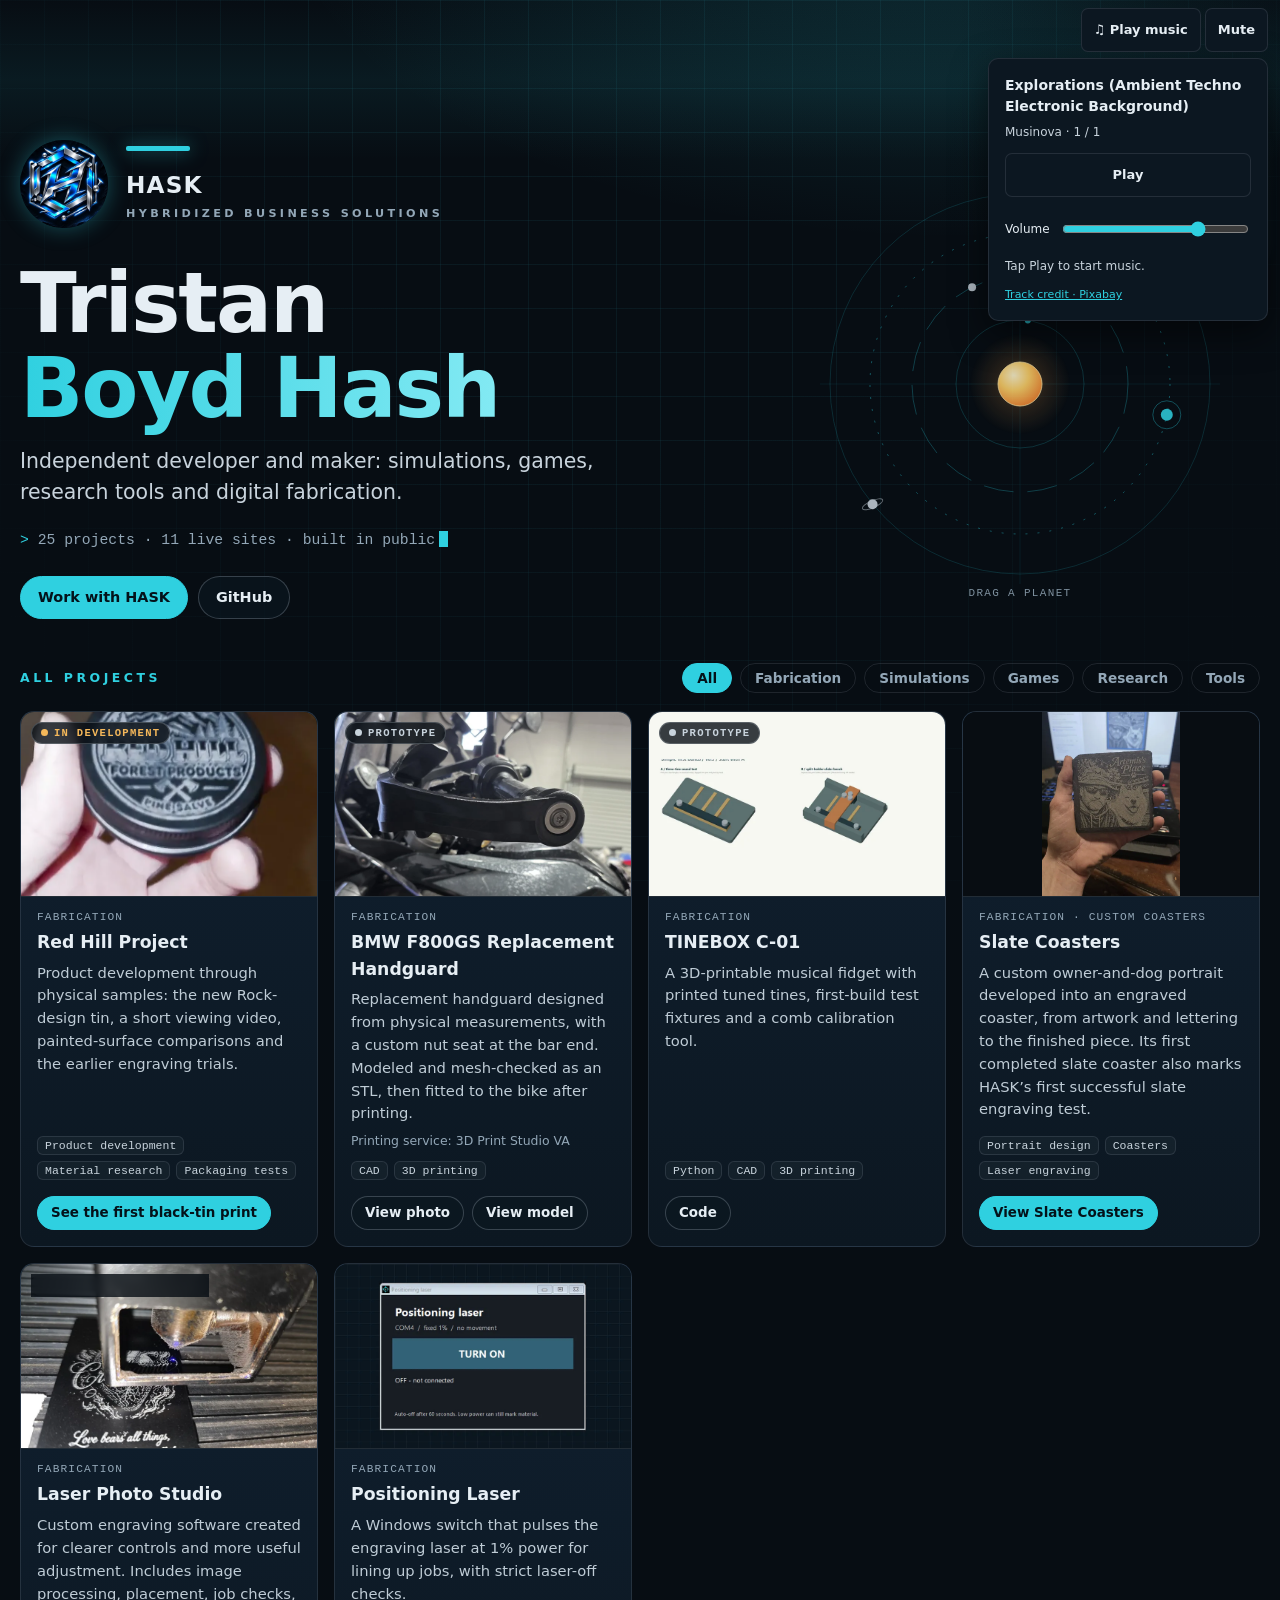
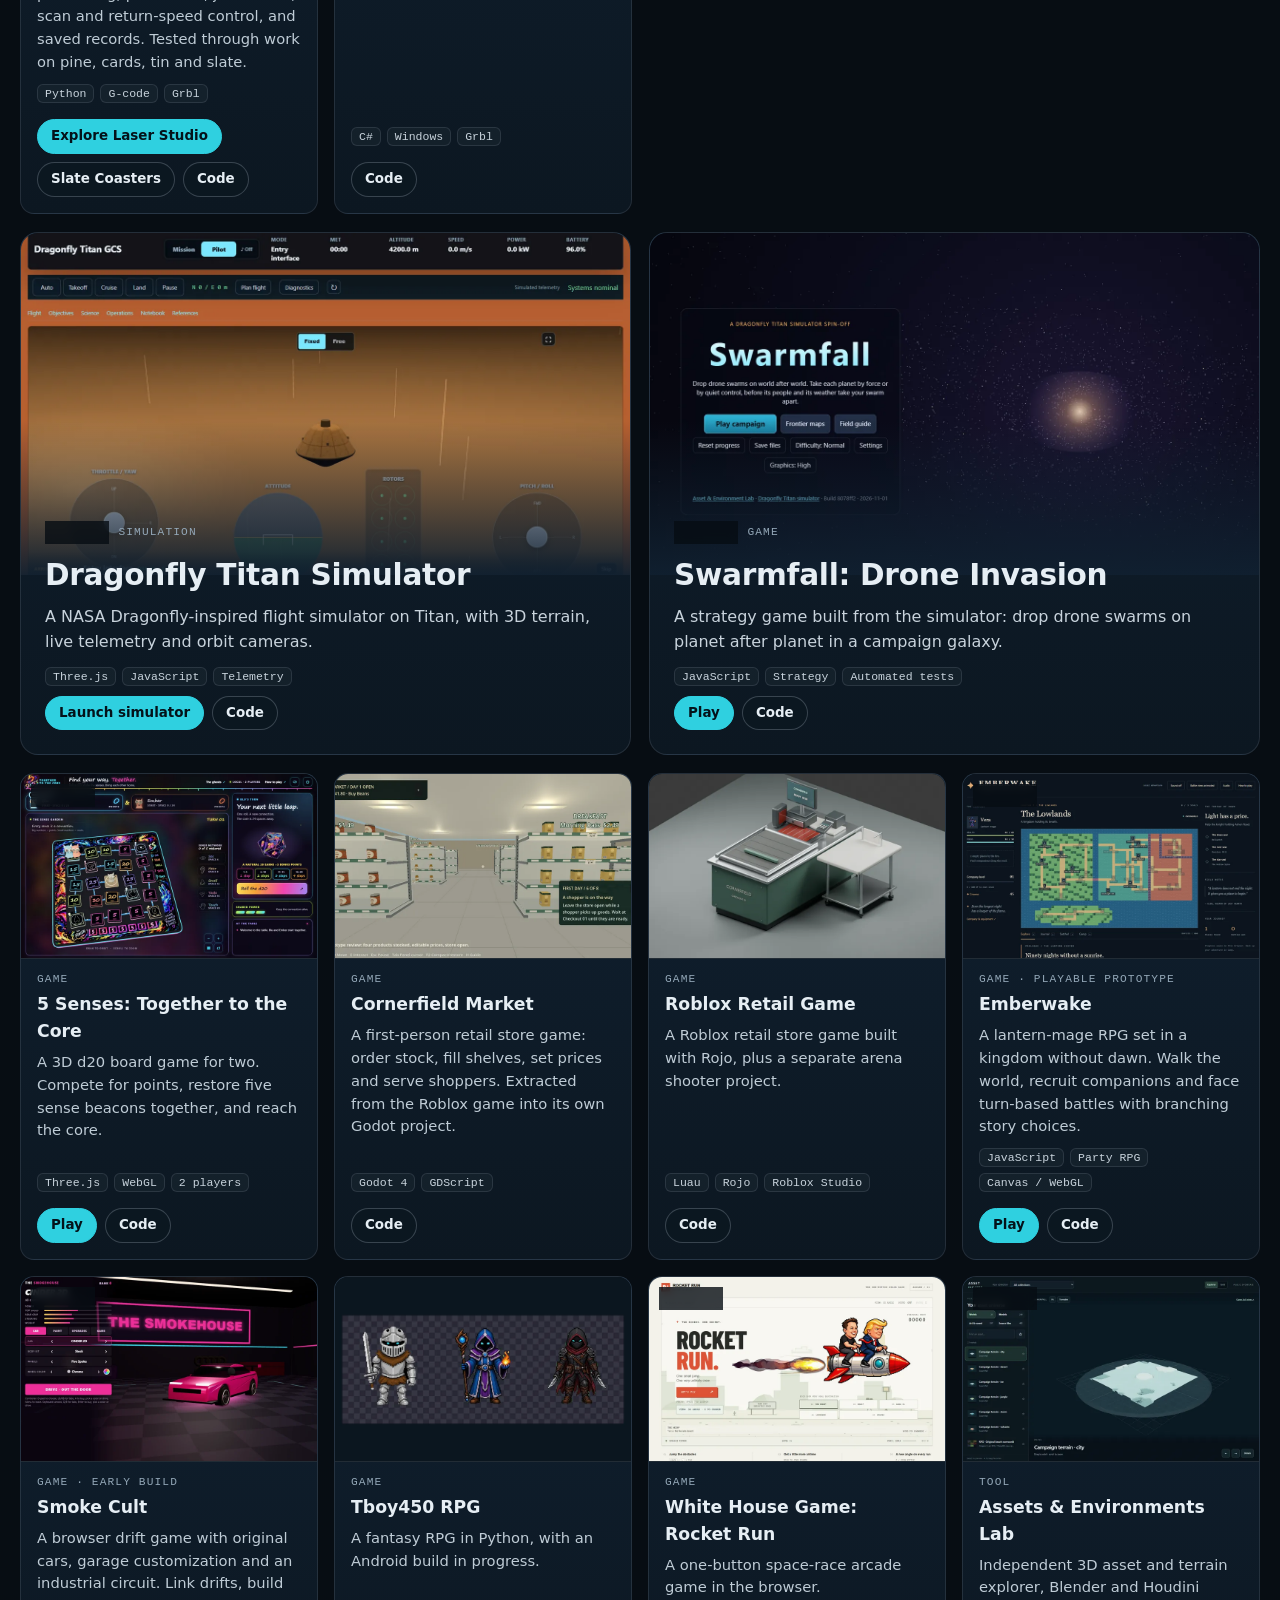
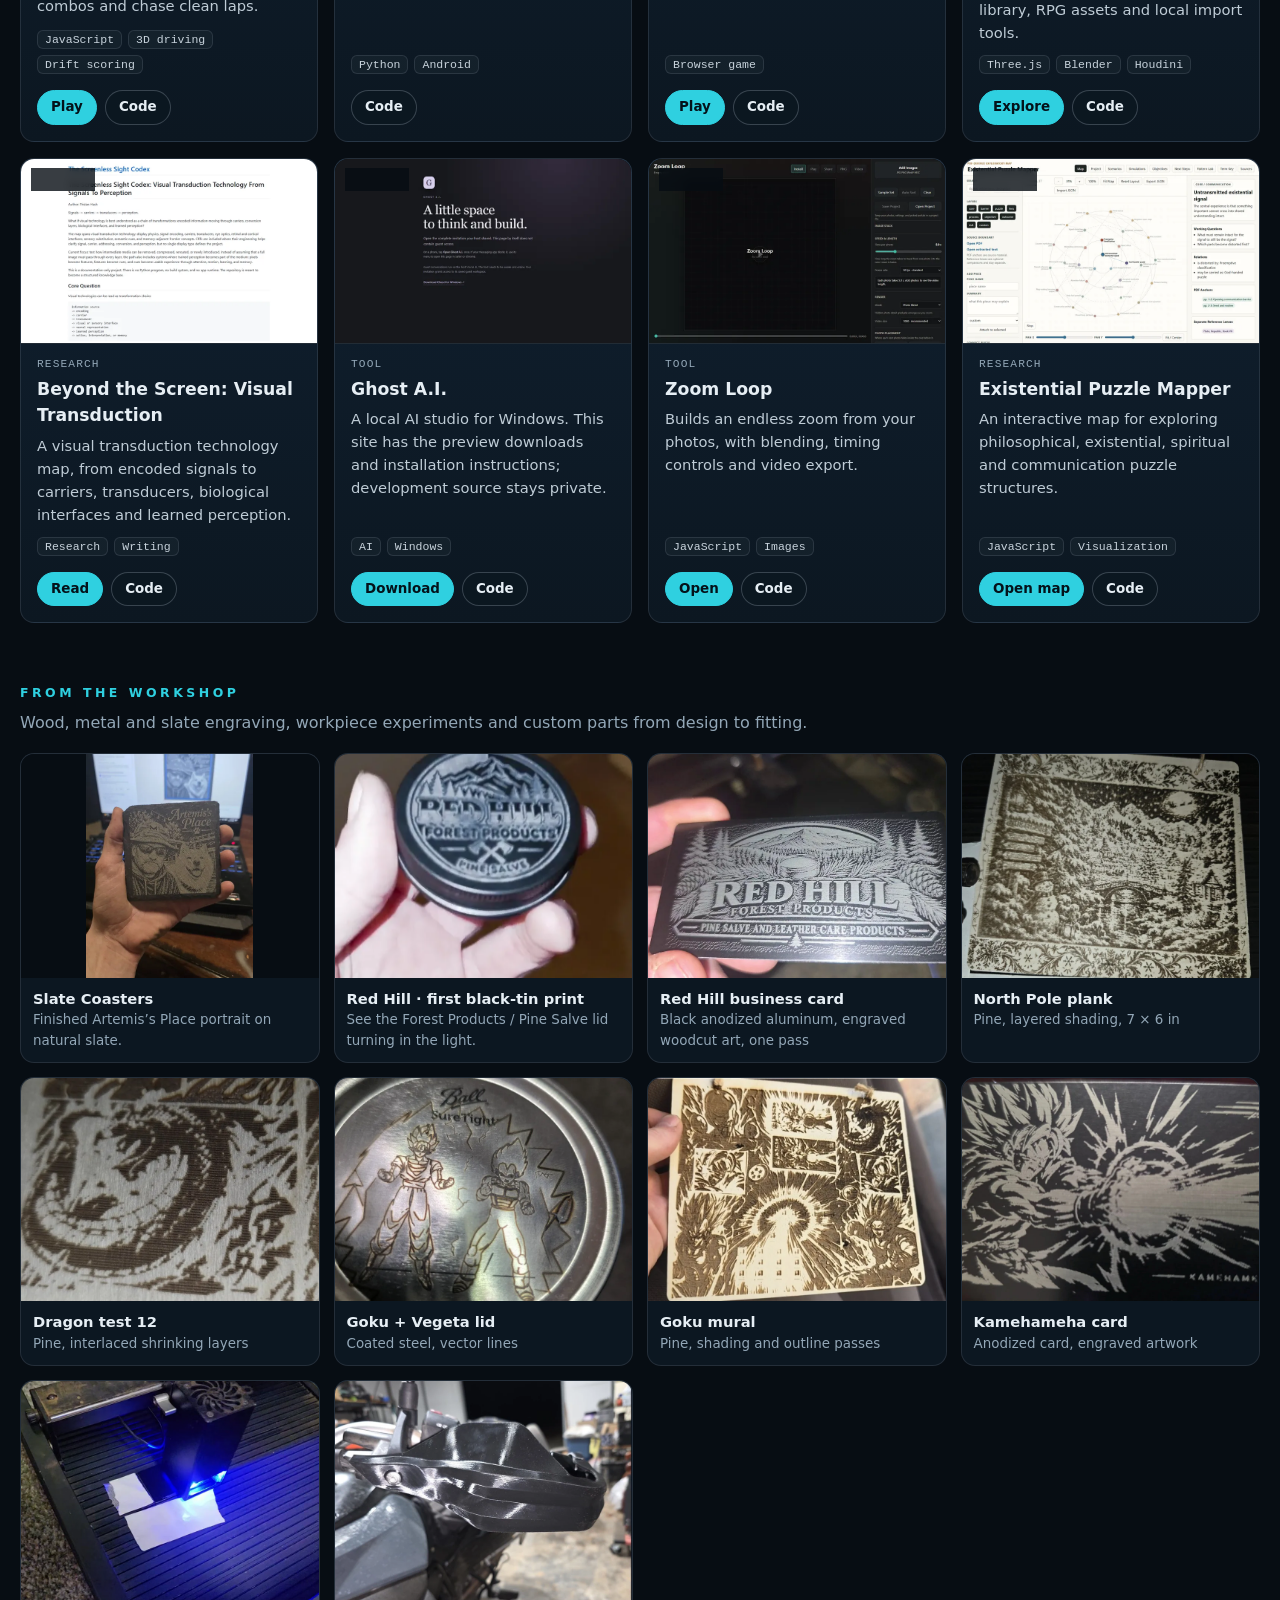
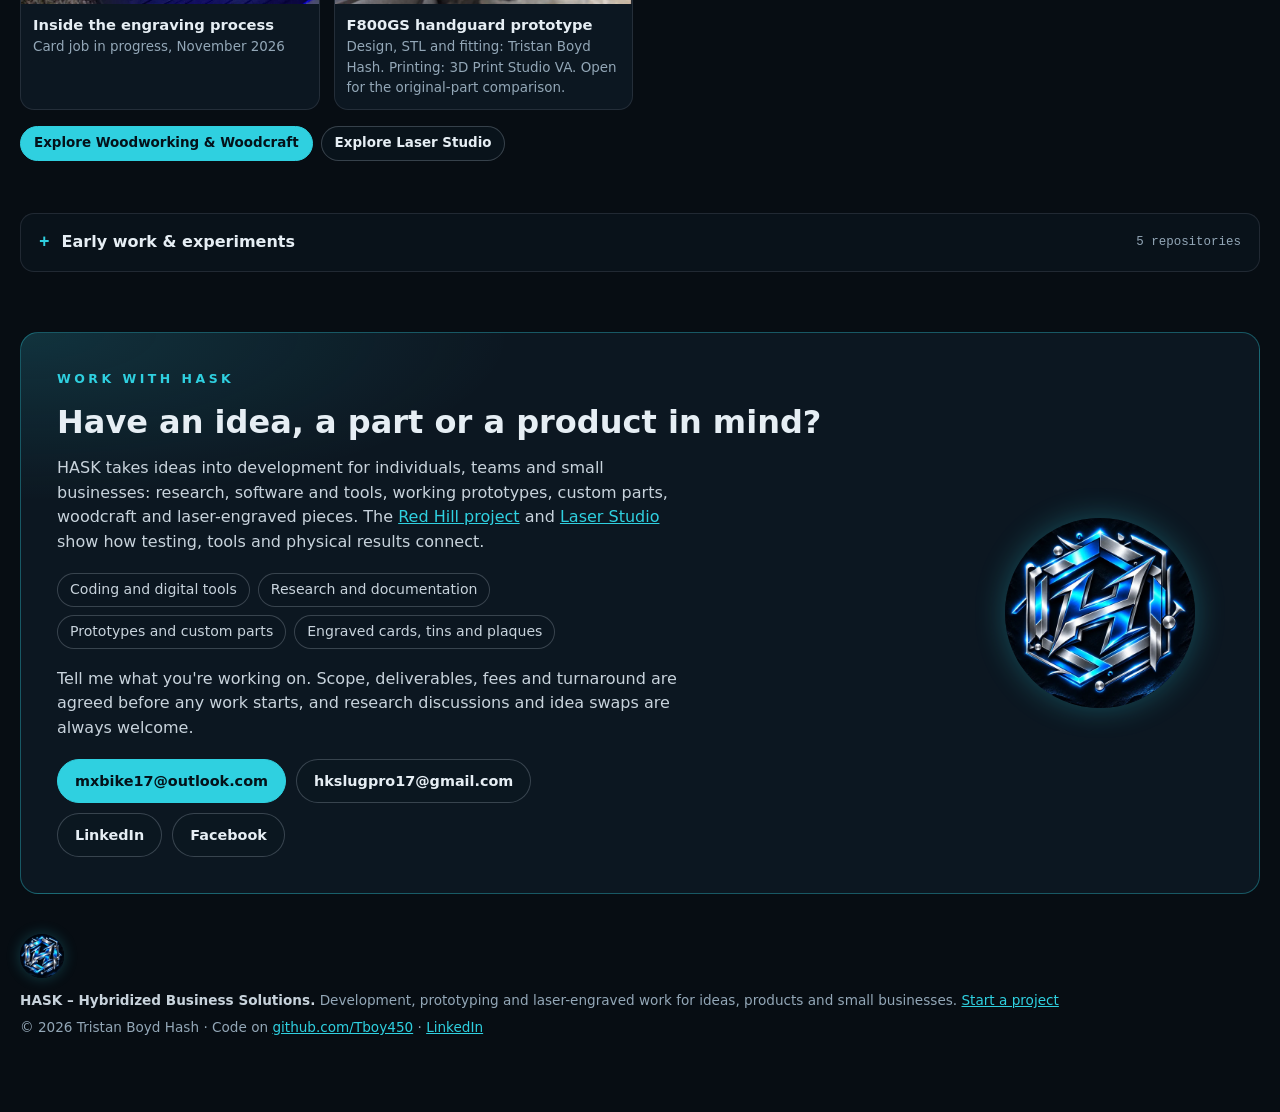
<file: index.html>
<!doctype html>
<html lang="en">
  <head>
    <meta charset="utf-8" />
    <meta name="viewport" content="width=device-width, initial-scale=1" />
    <title>Tristan Boyd Hash · Projects</title>
    <meta name="description" content="Projects by Tristan Boyd Hash (Tboy450) and HASK: software, research, digital fabrication, Red Hill product development and woodcraft." />
    <meta name="robots" content="index, follow" />
    <meta name="theme-color" content="#070d13" />
    <link rel="canonical" href="https://tboy450.github.io/" />
    <link rel="icon" href="/favicon-32.png" sizes="32x32" type="image/png" />
    <link rel="icon" href="/favicon-192.png" sizes="192x192" type="image/png" />
    <link rel="apple-touch-icon" href="/apple-touch-icon.png" />
    <meta property="og:type" content="website" />
    <meta property="og:title" content="Tristan Boyd Hash · Projects" />
    <meta property="og:description" content="Software, research, digital fabrication, product development and woodcraft by Tristan Boyd Hash (Tboy450)." />
    <meta property="og:url" content="https://tboy450.github.io/" />
    <meta property="og:image" content="https://tboy450.github.io/assets/og-image.jpg" />
    <meta property="og:image:width" content="1200" />
    <meta property="og:image:height" content="630" />
    <meta property="og:image:alt" content="Tristan Boyd Hash projects: the Dragonfly simulator, Swarmfall, 5 Senses and laser engraving" />
    <meta name="twitter:card" content="summary_large_image" />
    <link rel="stylesheet" href="/assets/site.css?v=logo-20261119" />
    <script src="/assets/site.js?v=solar-mobile-20261105" defer></script>
    <link rel="stylesheet" href="/assets/red-hill-player.css?v=20261117-minimize" />
  <link rel="stylesheet" href="/assets/hub-player.css?v=20261117" />
</head>
  <body class="hub-profile">
    <a class="skip" href="#projects">Skip to projects</a>
    <div class="bg" aria-hidden="true"></div>

    <header class="hero wrap">
      <div class="brand">
        <img class="emblem" src="/assets/hask-logo.webp" alt="HASK logo" width="512" height="512" />
        <div class="wordmark"><span class="bar"></span><strong>HASK</strong><small>Hybridized Business Solutions</small></div>
      </div>
      <h1>Tristan <span>Boyd Hash</span></h1>
      <p class="lede">Independent developer and maker: simulations, games, research tools and digital fabrication.</p>
      <p class="term"><span class="prompt">&gt;</span> <span data-stats>Projects, live sites and code</span><span class="cursor" aria-hidden="true"></span></p>
      <nav class="cta" aria-label="Contact">
        <a class="btn primary" href="#contact">Work with HASK</a>
        <a class="btn" href="https://github.com/Tboy450">GitHub</a>
      </nav>
      <svg class="corner" viewBox="0 0 150 150" aria-hidden="true">
        <path d="M6 6H118L144 32V146" fill="none" stroke="currentColor" stroke-width="4" />
        <path d="M36 32H118V122" fill="none" stroke="rgba(200,211,220,0.35)" stroke-width="1.5" />
      </svg>
      <svg class="orbit" viewBox="0 0 400 400" aria-hidden="true">
        <defs>
          <radialGradient id="solar-core" cx="36%" cy="30%" r="72%">
            <stop offset="0" stop-color="#fff6ce" />
            <stop offset="0.48" stop-color="#ffd36a" />
            <stop offset="1" stop-color="#f38a36" />
          </radialGradient>
          <radialGradient id="solar-corona">
            <stop offset="0" stop-color="#ffd36a" stop-opacity="0.38" />
            <stop offset="0.48" stop-color="#f6a34b" stop-opacity="0.15" />
            <stop offset="1" stop-color="#f6a34b" stop-opacity="0" />
          </radialGradient>
        </defs>
        <g fill="none" stroke="currentColor">
          <circle cx="200" cy="200" r="190" stroke-opacity="0.18" />
          <circle class="spin slow" cx="200" cy="200" r="150" stroke-opacity="0.45" stroke-dasharray="2 10" />
          <circle class="spin rev" cx="200" cy="200" r="108" stroke-opacity="0.3" stroke-dasharray="30 14" />
          <circle cx="200" cy="200" r="64" stroke-opacity="0.22" />
          <path d="M200 0V400M0 200H400" stroke-opacity="0.1" />
        </g>
        <circle cx="200" cy="200" r="51" fill="url(#solar-corona)" pointer-events="none" />
        <circle class="sun" cx="200" cy="200" r="22" fill="url(#solar-core)" stroke="#ffe6a3" stroke-opacity="0.8" />
        <!-- Planets: data-period is seconds per orbit (negative runs backwards). site.js makes them draggable. -->
        <g class="spin planet" data-period="40">
          <circle cx="350" cy="200" r="6" fill="currentColor" />
          <circle cx="350" cy="200" r="14" fill="none" stroke="currentColor" stroke-opacity="0.4" />
        </g>
        <g class="spin rev fast planet" data-period="-18">
          <circle cx="200" cy="92" r="4" fill="#c8d3dc" />
        </g>
        <g class="spin planet" data-period="11" style="animation-duration: 11s">
          <circle cx="162.3" cy="148.3" r="3" fill="currentColor" />
        </g>
        <g class="spin planet" data-period="140" style="animation-duration: 140s">
          <circle cx="59.9" cy="328.8" r="5" fill="#c8d3dc" />
          <ellipse cx="59.9" cy="328.8" rx="11" ry="3.5" fill="none" stroke="#c8d3dc" stroke-opacity="0.55" transform="rotate(-24 59.9 328.8)" />
        </g>
      </svg>
    </header>

    <main id="projects" class="wrap">
      <div class="toolbar">
        <h2>All projects</h2>
        <div class="filters" role="group" aria-label="Filter projects" hidden>
          <button type="button" data-filter="all" aria-pressed="true">All</button>
          <button type="button" data-filter="fabrication" aria-pressed="false">Fabrication</button>
          <button type="button" data-filter="simulations" aria-pressed="false">Simulations</button>
          <button type="button" data-filter="games" aria-pressed="false">Games</button>
          <button type="button" data-filter="research" aria-pressed="false">Research</button>
          <button type="button" data-filter="tools" aria-pressed="false">Tools</button>
        </div>
      </div>

      <section class="grid" aria-label="Physical projects">
        <article class="card" data-cat="fabrication" data-project>
          <a class="thumb" href="/red-hill/" tabindex="-1" aria-hidden="true"><img src="/assets/video/red-hill-first-black-tin-20261121-cover.webp" alt="" width="640" height="640" loading="lazy" /><span class="badge dev">In development</span></a>
          <div class="body">
            <div class="meta"><span>Fabrication</span></div>
            <h3>Red Hill Project</h3>
            <p>Product development through physical samples: the new Rock-design tin, a short viewing video, painted-surface comparisons and the earlier engraving trials.</p>
            <ul class="tags"><li>Product development</li><li>Material research</li><li>Packaging tests</li></ul>
            <div class="links"><a class="btn primary" href="/red-hill/#latest-lid">See the first black-tin print</a></div>
          </div>
        </article>
        <article class="card" data-cat="fabrication" data-project>
          <a class="thumb" href="/assets/shots/handguard-fitted.webp" tabindex="-1" aria-hidden="true"><img src="/assets/shots/handguard.webp" alt="" width="800" height="500" loading="lazy" /><span class="badge">Prototype</span></a>
          <div class="body">
            <div class="meta"><span>Fabrication</span></div>
            <h3>BMW F800GS Replacement Handguard</h3>
            <p>Replacement handguard designed from physical measurements, with a custom nut seat at the bar end. Modeled and mesh-checked as an STL, then fitted to the bike after printing.</p>
            <small class="credit">Printing service: 3D Print Studio VA</small>
            <ul class="tags"><li>CAD</li><li>3D printing</li></ul>
            <div class="links"><a class="btn" href="/assets/shots/handguard-fitted.webp">View photo</a><a class="btn" href="/assets/shots/handguard-model.webp">View model</a></div>
          </div>
        </article>
        <article class="card" data-cat="fabrication" data-repo="tinebox" data-project>
          <a class="thumb" href="https://github.com/Tboy450/tinebox" tabindex="-1" aria-hidden="true"><img src="/assets/shots/tinebox.webp" alt="" width="800" height="500" loading="lazy" /><span class="badge">Prototype</span></a>
          <div class="body">
            <div class="meta"><span>Fabrication</span><span class="updated"></span></div>
            <h3>TINEBOX C-01</h3>
            <p>A 3D-printable musical fidget with printed tuned tines, first-build test fixtures and a comb calibration tool.</p>
            <ul class="tags"><li>Python</li><li>CAD</li><li>3D printing</li></ul>
            <div class="links"><a class="btn" href="https://github.com/Tboy450/tinebox">Code</a></div>
          </div>
        </article>
        <article class="card" data-cat="fabrication" data-project>
          <a class="thumb" href="/laser-studio/#slate-coasters" tabindex="-1" aria-hidden="true"><img src="/assets/workshop/artemis-slate-finished-in-hand-20261117-t.webp" alt="" width="525" height="700" loading="lazy" style="object-fit:contain;background:#070d13" /></a>
          <div class="body">
            <div class="meta"><span>Fabrication · Custom coasters</span></div>
            <h3>Slate Coasters</h3>
            <p>A custom owner-and-dog portrait developed into an engraved coaster, from artwork and lettering to the finished piece. Its first completed slate coaster also marks HASK’s first successful slate engraving test.</p>
            <ul class="tags"><li>Portrait design</li><li>Coasters</li><li>Laser engraving</li></ul>
            <div class="links"><a class="btn primary" href="/laser-studio/#slate-coasters">View Slate Coasters</a></div>
          </div>
        </article>
        <article class="card" data-cat="fabrication" data-repo="laser-photo-studio" data-project>
          <a class="thumb" href="/laser-studio/" tabindex="-1" aria-hidden="true"><img src="/assets/shots/laser-photo-studio.webp" alt="" width="800" height="500" loading="lazy" /><span class="badge dev">Working application</span></a>
          <div class="body">
            <div class="meta"><span>Fabrication</span><span class="updated"></span></div>
            <h3>Laser Photo Studio</h3>
            <p>Custom engraving software created for clearer controls and more useful adjustment. Includes image processing, placement, job checks, scan and return-speed control, and saved records. Tested through work on pine, cards, tin and slate.</p>
            <ul class="tags"><li>Python</li><li>G-code</li><li>Grbl</li></ul>
            <div class="links"><a class="btn primary" href="/laser-studio/">Explore Laser Studio</a><a class="btn" href="/laser-studio/#slate-coasters">Slate Coasters</a><a class="btn" href="https://github.com/Tboy450/laser-photo-studio">Code</a></div>
          </div>
        </article>
        <article class="card" data-cat="fabrication" data-repo="positioning-laser" data-project>
          <a class="thumb" href="https://github.com/Tboy450/positioning-laser" tabindex="-1" aria-hidden="true"><img src="/assets/shots/positioning-laser.webp" alt="" width="800" height="500" loading="lazy" /></a>
          <div class="body">
            <div class="meta"><span>Fabrication</span><span class="updated"></span></div>
            <h3>Positioning Laser</h3>
            <p>A Windows switch that pulses the engraving laser at 1% power for lining up jobs, with strict laser-off checks.</p>
            <ul class="tags"><li>C#</li><li>Windows</li><li>Grbl</li></ul>
            <div class="links"><a class="btn" href="https://github.com/Tboy450/positioning-laser">Code</a></div>
          </div>
        </article>
      </section>

      <section class="featured" aria-label="Featured software">
        <article class="feature" data-cat="simulations" data-repo="dragonfly-titan-gcs-demo" data-project>
          <a class="media" href="/dragonfly-titan-gcs-demo/" tabindex="-1" aria-hidden="true"><img src="/assets/shots/dragonfly-wide.webp" alt="" width="1280" height="720" /></a>
          <div class="overlay">
            <div class="meta"><span class="badge live">Live</span><span>Simulation</span><span class="updated"></span></div>
            <h3>Dragonfly Titan Simulator</h3>
            <p>A NASA Dragonfly-inspired flight simulator on Titan, with 3D terrain, live telemetry and orbit cameras.</p>
            <ul class="tags"><li>Three.js</li><li>JavaScript</li><li>Telemetry</li></ul>
            <div class="links"><a class="btn primary" href="/dragonfly-titan-gcs-demo/">Launch simulator</a><a class="btn" href="https://github.com/Tboy450/dragonfly-titan-gcs-demo">Code</a></div>
          </div>
        </article>
        <article class="feature" data-cat="games" data-repo="dragonfly-titan-gcs-demo" data-project>
          <a class="media" href="/dragonfly-titan-gcs-demo/invasion/" tabindex="-1" aria-hidden="true"><img src="/assets/shots/swarmfall-wide.webp" alt="" width="1280" height="720" /></a>
          <div class="overlay">
            <div class="meta"><span class="badge live">Live</span><span>Game</span><span class="updated"></span></div>
            <h3>Swarmfall: Drone Invasion</h3>
            <p>A strategy game built from the simulator: drop drone swarms on planet after planet in a campaign galaxy.</p>
            <ul class="tags"><li>JavaScript</li><li>Strategy</li><li>Automated tests</li></ul>
            <div class="links"><a class="btn primary" href="/dragonfly-titan-gcs-demo/invasion/">Play</a><a class="btn" href="https://github.com/Tboy450/dragonfly-titan-gcs-demo">Code</a></div>
          </div>
        </article>
      </section>

      <section class="grid" aria-label="Software projects">
        <article class="card" data-cat="games" data-repo="five-senses" data-project>
          <a class="thumb" href="/five-senses/" tabindex="-1" aria-hidden="true"><img src="/assets/shots/senses.webp" alt="" width="800" height="500" loading="lazy" /><span class="badge live">Live</span></a>
          <div class="body">
            <div class="meta"><span>Game</span><span class="updated"></span></div>
            <h3>5 Senses: Together to the Core</h3>
            <p>A 3D d20 board game for two. Compete for points, restore five sense beacons together, and reach the core.</p>
            <ul class="tags"><li>Three.js</li><li>WebGL</li><li>2 players</li></ul>
            <div class="links"><a class="btn primary" href="/five-senses/">Play</a><a class="btn" href="https://github.com/Tboy450/five-senses">Code</a></div>
          </div>
        </article>
        <article class="card" data-cat="games" data-repo="cornerfield-market" data-project>
          <a class="thumb" href="https://github.com/Tboy450/cornerfield-market" tabindex="-1" aria-hidden="true"><img src="/assets/shots/cornerfield.webp" alt="" width="800" height="500" loading="lazy" /></a>
          <div class="body">
            <div class="meta"><span>Game</span><span class="updated"></span></div>
            <h3>Cornerfield Market</h3>
            <p>A first-person retail store game: order stock, fill shelves, set prices and serve shoppers. Extracted from the Roblox game into its own Godot project.</p>
            <ul class="tags"><li>Godot 4</li><li>GDScript</li></ul>
            <div class="links"><a class="btn" href="https://github.com/Tboy450/cornerfield-market">Code</a></div>
          </div>
        </article>
        <article class="card" data-cat="games" data-repo="Roblox-game" data-project>
          <a class="thumb" href="https://github.com/Tboy450/Roblox-game" tabindex="-1" aria-hidden="true"><img src="/assets/shots/roblox.webp" alt="" width="800" height="500" loading="lazy" /></a>
          <div class="body">
            <div class="meta"><span>Game</span><span class="updated"></span></div>
            <h3>Roblox Retail Game</h3>
            <p>A Roblox retail store game built with Rojo, plus a separate arena shooter project.</p>
            <ul class="tags"><li>Luau</li><li>Rojo</li><li>Roblox Studio</li></ul>
            <div class="links"><a class="btn" href="https://github.com/Tboy450/Roblox-game">Code</a></div>
          </div>
        </article>
        <article class="card" data-cat="games" data-repo="emberwake" data-project>
          <a class="thumb" href="/emberwake/" tabindex="-1" aria-hidden="true"><img src="/assets/shots/emberwake.webp" alt="" width="800" height="500" loading="lazy" /><span class="badge live">Live</span></a>
          <div class="body">
            <div class="meta"><span>Game · Playable prototype</span><span class="updated"></span></div>
            <h3>Emberwake</h3>
            <p>A lantern-mage RPG set in a kingdom without dawn. Walk the world, recruit companions and face turn-based battles with branching story choices.</p>
            <ul class="tags"><li>JavaScript</li><li>Party RPG</li><li>Canvas / WebGL</li></ul>
            <div class="links"><a class="btn primary" href="/emberwake/">Play</a><a class="btn" href="https://github.com/Tboy450/emberwake">Code</a></div>
          </div>
        </article>
        <article class="card" data-cat="games" data-repo="smoke-cult" data-project>
          <a class="thumb" href="/smoke-cult/" tabindex="-1" aria-hidden="true"><img src="/assets/shots/smoke-cult.webp" alt="" width="800" height="500" loading="lazy" /><span class="badge live">Live</span></a>
          <div class="body">
            <div class="meta"><span>Game · Early build</span><span class="updated"></span></div>
            <h3>Smoke Cult</h3>
            <p>A browser drift game with original cars, garage customization and an industrial circuit. Link drifts, build combos and chase clean laps.</p>
            <ul class="tags"><li>JavaScript</li><li>3D driving</li><li>Drift scoring</li></ul>
            <div class="links"><a class="btn primary" href="/smoke-cult/">Play</a><a class="btn" href="https://github.com/Tboy450/smoke-cult">Code</a></div>
          </div>
        </article>
        <article class="card" data-cat="games" data-repo="Tboy450-new-rpg-update" data-project>
          <a class="thumb" href="https://github.com/Tboy450/Tboy450-new-rpg-update" tabindex="-1" aria-hidden="true"><img src="/assets/shots/rpg.webp" alt="" width="800" height="500" loading="lazy" /></a>
          <div class="body">
            <div class="meta"><span>Game</span><span class="updated"></span></div>
            <h3>Tboy450 RPG</h3>
            <p>A fantasy RPG in Python, with an Android build in progress.</p>
            <ul class="tags"><li>Python</li><li>Android</li></ul>
            <div class="links"><a class="btn" href="https://github.com/Tboy450/Tboy450-new-rpg-update">Code</a></div>
          </div>
        </article>
        <article class="card" data-cat="games" data-repo="whitehousegame" data-project>
          <a class="thumb" href="https://whitehouse-rocket-run-tboy450.tboy450.chatgpt.site/" tabindex="-1" aria-hidden="true"><img src="/assets/shots/rocket.webp" alt="" width="800" height="500" loading="lazy" /><span class="badge live">Live</span></a>
          <div class="body">
            <div class="meta"><span>Game</span><span class="updated"></span></div>
            <h3>White House Game: Rocket Run</h3>
            <p>A one-button space-race arcade game in the browser.</p>
            <ul class="tags"><li>Browser game</li></ul>
            <div class="links"><a class="btn primary" href="https://whitehouse-rocket-run-tboy450.tboy450.chatgpt.site/">Play</a><a class="btn" href="https://github.com/Tboy450/whitehousegame">Code</a></div>
          </div>
        </article>
        <article class="card" data-cat="tools" data-repo="assets-and-environments-lab" data-project>
          <a class="thumb" href="/assets-and-environments-lab/" tabindex="-1" aria-hidden="true"><img src="/assets/shots/assets.webp" alt="" width="800" height="500" loading="lazy" /><span class="badge live">Live</span></a>
          <div class="body">
            <div class="meta"><span>Tool</span><span class="updated"></span></div>
            <h3>Assets &amp; Environments Lab</h3>
            <p>Independent 3D asset and terrain explorer, Blender and Houdini library, RPG assets and local import tools.</p>
            <ul class="tags"><li>Three.js</li><li>Blender</li><li>Houdini</li></ul>
            <div class="links"><a class="btn primary" href="/assets-and-environments-lab/">Explore</a><a class="btn" href="https://github.com/Tboy450/assets-and-environments-lab">Code</a></div>
          </div>
        </article>
        <article class="card" data-cat="research" data-repo="beyond-the-screen-visual-transduction" data-project>
          <a class="thumb" href="/beyond-the-screen-visual-transduction/" tabindex="-1" aria-hidden="true"><img src="/assets/shots/beyond.webp" alt="" width="800" height="500" loading="lazy" /><span class="badge live">Live</span></a>
          <div class="body">
            <div class="meta"><span>Research</span><span class="updated"></span></div>
            <h3>Beyond the Screen: Visual Transduction</h3>
            <p>A visual transduction technology map, from encoded signals to carriers, transducers, biological interfaces and learned perception.</p>
            <ul class="tags"><li>Research</li><li>Writing</li></ul>
            <div class="links"><a class="btn primary" href="/beyond-the-screen-visual-transduction/">Read</a><a class="btn" href="https://github.com/Tboy450/beyond-the-screen-visual-transduction">Code</a></div>
          </div>
        </article>
        <article class="card" data-cat="tools" data-repo="ghost-ai-downloads" data-project>
          <a class="thumb" href="/ghost-ai-downloads/" tabindex="-1" aria-hidden="true"><img src="/assets/shots/ghost.webp" alt="" width="800" height="500" loading="lazy" /><span class="badge live">Live</span></a>
          <div class="body">
            <div class="meta"><span>Tool</span><span class="updated"></span></div>
            <h3>Ghost A.I.</h3>
            <p>A local AI studio for Windows. This site has the preview downloads and installation instructions; development source stays private.</p>
            <ul class="tags"><li>AI</li><li>Windows</li></ul>
            <div class="links"><a class="btn primary" href="/ghost-ai-downloads/">Download</a><a class="btn" href="https://github.com/Tboy450/ghost-ai-downloads">Code</a></div>
          </div>
        </article>
        <article class="card" data-cat="tools" data-repo="zoom-loop" data-project>
          <a class="thumb" href="/zoom-loop/" tabindex="-1" aria-hidden="true"><img src="/assets/shots/zoom.webp" alt="" width="800" height="500" loading="lazy" /><span class="badge live">Live</span></a>
          <div class="body">
            <div class="meta"><span>Tool</span><span class="updated"></span></div>
            <h3>Zoom Loop</h3>
            <p>Builds an endless zoom from your photos, with blending, timing controls and video export.</p>
            <ul class="tags"><li>JavaScript</li><li>Images</li></ul>
            <div class="links"><a class="btn primary" href="/zoom-loop/">Open</a><a class="btn" href="https://github.com/Tboy450/zoom-loop">Code</a></div>
          </div>
        </article>
        <article class="card" data-cat="research" data-repo="existential-puzzle-mapper" data-project>
          <a class="thumb" href="/existential-puzzle-mapper/" tabindex="-1" aria-hidden="true"><img src="/assets/shots/mapper.webp" alt="" width="800" height="500" loading="lazy" /><span class="badge live">Live</span></a>
          <div class="body">
            <div class="meta"><span>Research</span><span class="updated"></span></div>
            <h3>Existential Puzzle Mapper</h3>
            <p>An interactive map for exploring philosophical, existential, spiritual and communication puzzle structures.</p>
            <ul class="tags"><li>JavaScript</li><li>Visualization</li></ul>
            <div class="links"><a class="btn primary" href="/existential-puzzle-mapper/">Open map</a><a class="btn" href="https://github.com/Tboy450/existential-puzzle-mapper">Code</a></div>
          </div>
        </article>
      </section>
      <p class="grid-empty" hidden>The featured project above is the one in this category.</p>

      <section class="workshop" aria-labelledby="workshop-title">
        <h2 id="workshop-title">From the workshop</h2>
        <p class="sub">Wood, metal and slate engraving, workpiece experiments and custom parts from design to fitting.</p>
        <div class="strip">
          <figure><a href="/laser-studio/#slate-coasters"><img src="/assets/workshop/artemis-slate-finished-in-hand-20261117-t.webp" alt="Actual completed Artemis’s Place portrait slate coaster held in a hand" width="525" height="700" loading="lazy" style="object-fit:contain;background:#070d13" /></a><figcaption><strong>Slate Coasters</strong>Finished Artemis’s Place portrait on natural slate.</figcaption></figure>
          <figure><a href="/red-hill/#latest-lid"><img src="/assets/video/red-hill-first-black-tin-20261121-cover.webp" alt="First ordered black tin engraved with Red Hill Forest Products and Pine Salve artwork" width="640" height="640" loading="lazy" /></a><figcaption><strong>Red Hill · first black-tin print</strong>See the Forest Products / Pine Salve lid turning in the light.</figcaption></figure>
          <figure><a href="/red-hill/#cards"><img src="/assets/workshop/red-hill-business-card.webp" alt="Red Hill Forest Products business card engraved on black anodized aluminum" width="800" height="600" loading="lazy" /></a><figcaption><strong>Red Hill business card</strong>Black anodized aluminum, engraved woodcut art, one pass</figcaption></figure>
          <figure><a href="/assets/workshop/north-pole-plank.webp"><img src="/assets/workshop/north-pole-plank.webp" alt="Laser-engraved North Pole scene on a pine plank" width="800" height="600" loading="lazy" /></a><figcaption><strong>North Pole plank</strong>Pine, layered shading, 7 × 6 in</figcaption></figure>
          <figure><a href="/assets/workshop/dragon-test.webp"><img src="/assets/workshop/dragon-test.webp" alt="Dragon engraved on pine with interlaced shrinking layers" width="800" height="600" loading="lazy" /></a><figcaption><strong>Dragon test 12</strong>Pine, interlaced shrinking layers</figcaption></figure>
          <figure><a href="/assets/workshop/goku-vegeta-lid.webp"><img src="/assets/workshop/goku-vegeta-lid.webp" alt="Goku and Vegeta line art etched on a jar lid" width="800" height="600" loading="lazy" /></a><figcaption><strong>Goku + Vegeta lid</strong>Coated steel, vector lines</figcaption></figure>
          <figure><a href="/assets/workshop/goku-mural.webp"><img src="/assets/workshop/goku-mural.webp" alt="Goku mural engraved on the back of a pine plaque" width="800" height="600" loading="lazy" /></a><figcaption><strong>Goku mural</strong>Pine, shading and outline passes</figcaption></figure>
          <figure><a href="/assets/workshop/goku-card-full.webp"><img src="/assets/workshop/goku-card.webp" alt="Goku Kamehameha artwork laser-engraved on an anodized card" width="800" height="600" loading="lazy" /></a><figcaption><strong>Kamehameha card</strong>Anodized card, engraved artwork</figcaption></figure>
          <figure><a href="/assets/workshop/laser-process-full.webp"><img src="/assets/workshop/laser-process.webp" alt="Close-up of the diode laser engraving a card on its work bed" width="800" height="600" loading="lazy" /></a><figcaption><strong>Inside the engraving process</strong>Card job in progress, November 2026</figcaption></figure>
          <figure><a href="/assets/workshop/handguard-comparison.webp"><img src="/assets/workshop/handguard-design.webp" alt="Custom 3D-printed handguard fitted to a BMW F800GS motorcycle" width="800" height="600" loading="lazy" /></a><figcaption><strong>F800GS handguard prototype</strong>Design, STL and fitting: Tristan Boyd Hash. Printing: 3D Print Studio VA. Open for the original-part comparison.</figcaption></figure>
        </div>
        <div class="links" style="margin-top:16px">
          <a class="btn primary" href="/woodworking/">Explore Woodworking &amp; Woodcraft</a>
          <a class="btn" href="/laser-studio/">Explore Laser Studio</a>
        </div>
      </section>

      <details class="early">
        <summary>Early work &amp; experiments <small>5 repositories</small></summary>
        <ol class="timeline">
          <li data-project><span class="year">2026</span><a href="https://github.com/Tboy450/lexicon-tactics-lab">Lexicon Tactics Lab</a><span class="lang">JavaScript</span></li>
          <li data-project><span class="year">2026</span><a href="https://github.com/Tboy450/new-rpg-update">New RPG Update (earlier)</a><span class="lang">RPG</span><p>An earlier step toward the current Tboy450 RPG.</p></li>
          <li data-project><span class="year">2025</span><a href="https://github.com/Tboy450/novice-python-rpg-game-code-base-incomplete">Novice Python RPG Game</a><span class="lang">Python</span><p>Novice Python RPG game code base, incomplete and recreational.</p></li>
          <li data-project><span class="year">2025</span><a href="https://github.com/Tboy450/novice-code-rpg-module">Novice Code RPG Module</a><span class="lang">Python</span><p>Code in progress; any contribution is appreciated.</p></li>
          <li data-project><span class="year">2025</span><a href="https://github.com/Tboy450/Rpg-playing-around-dragons-lair">RPG: Playing Around in the Dragon's Lair</a><span class="lang">Python</span><p>Where it started: learning to code with AI as a novice.</p></li>
        </ol>
      </details>

      <section id="contact" class="contact" aria-labelledby="contact-title">
        <img class="contact-emblem" src="/assets/hask-logo.webp" alt="" width="512" height="512" loading="lazy" />
        <h2>Work with HASK</h2>
        <h3 id="contact-title">Have an idea, a part or a product in mind?</h3>
        <p>HASK takes ideas into development for individuals, teams and small businesses: research, software and tools, working prototypes, custom parts, woodcraft and laser-engraved pieces. The <a href="/red-hill/">Red Hill project</a> and <a href="/laser-studio/">Laser Studio</a> show how testing, tools and physical results connect.</p>
        <ul class="offer" aria-label="What HASK can help with">
          <li>Coding and digital tools</li>
          <li>Research and documentation</li>
          <li>Prototypes and custom parts</li>
          <li>Engraved cards, tins and plaques</li>
        </ul>
        <p>Tell me what you're working on. Scope, deliverables, fees and turnaround are agreed before any work starts, and research discussions and idea swaps are always welcome.</p>
        <div class="cta">
          <a class="btn primary" href="mailto:mxbike17@outlook.com">mxbike17@outlook.com</a>
          <a class="btn" href="mailto:hkslugpro17@gmail.com">hkslugpro17@gmail.com</a>
        </div>
        <nav class="cta contact-social" aria-label="HASK social profiles">
          <a class="btn" href="https://www.linkedin.com/in/tristan-boyd-hash-9b79b735a/">LinkedIn</a>
          <a class="btn" href="https://www.facebook.com/profile.php?id=61590130510425">Facebook</a>
        </nav>
      </section>
    </main>

    <footer class="wrap site-foot">
      <img class="foot-logo" src="/assets/hask-logo-128.webp" alt="HASK logo" width="128" height="128" loading="lazy" />
      <p><strong>HASK – Hybridized Business Solutions.</strong> Development, prototyping and laser-engraved work for ideas, products and small businesses. <a href="#contact">Start a project</a></p>
      <p>© 2026 Tristan Boyd Hash · Code on <a href="https://github.com/Tboy450">github.com/Tboy450</a> · <a href="https://www.linkedin.com/in/tristan-boyd-hash-9b79b735a/">LinkedIn</a></p>
    </footer>
    <script src="/assets/red-hill-player.js?v=20261117-hub" data-audio-base="audio/portfolio/" data-track-id="476630" data-track-title="Explorations (Ambient Techno Electronic Background)" data-track-artist="Musinova" data-track-source="https://pixabay.com/music/ambient-explorations-ambient-techno-electronic-background-476630/" data-audio-label="HASK portfolio background music"></script>
</body>
</html>
</file>
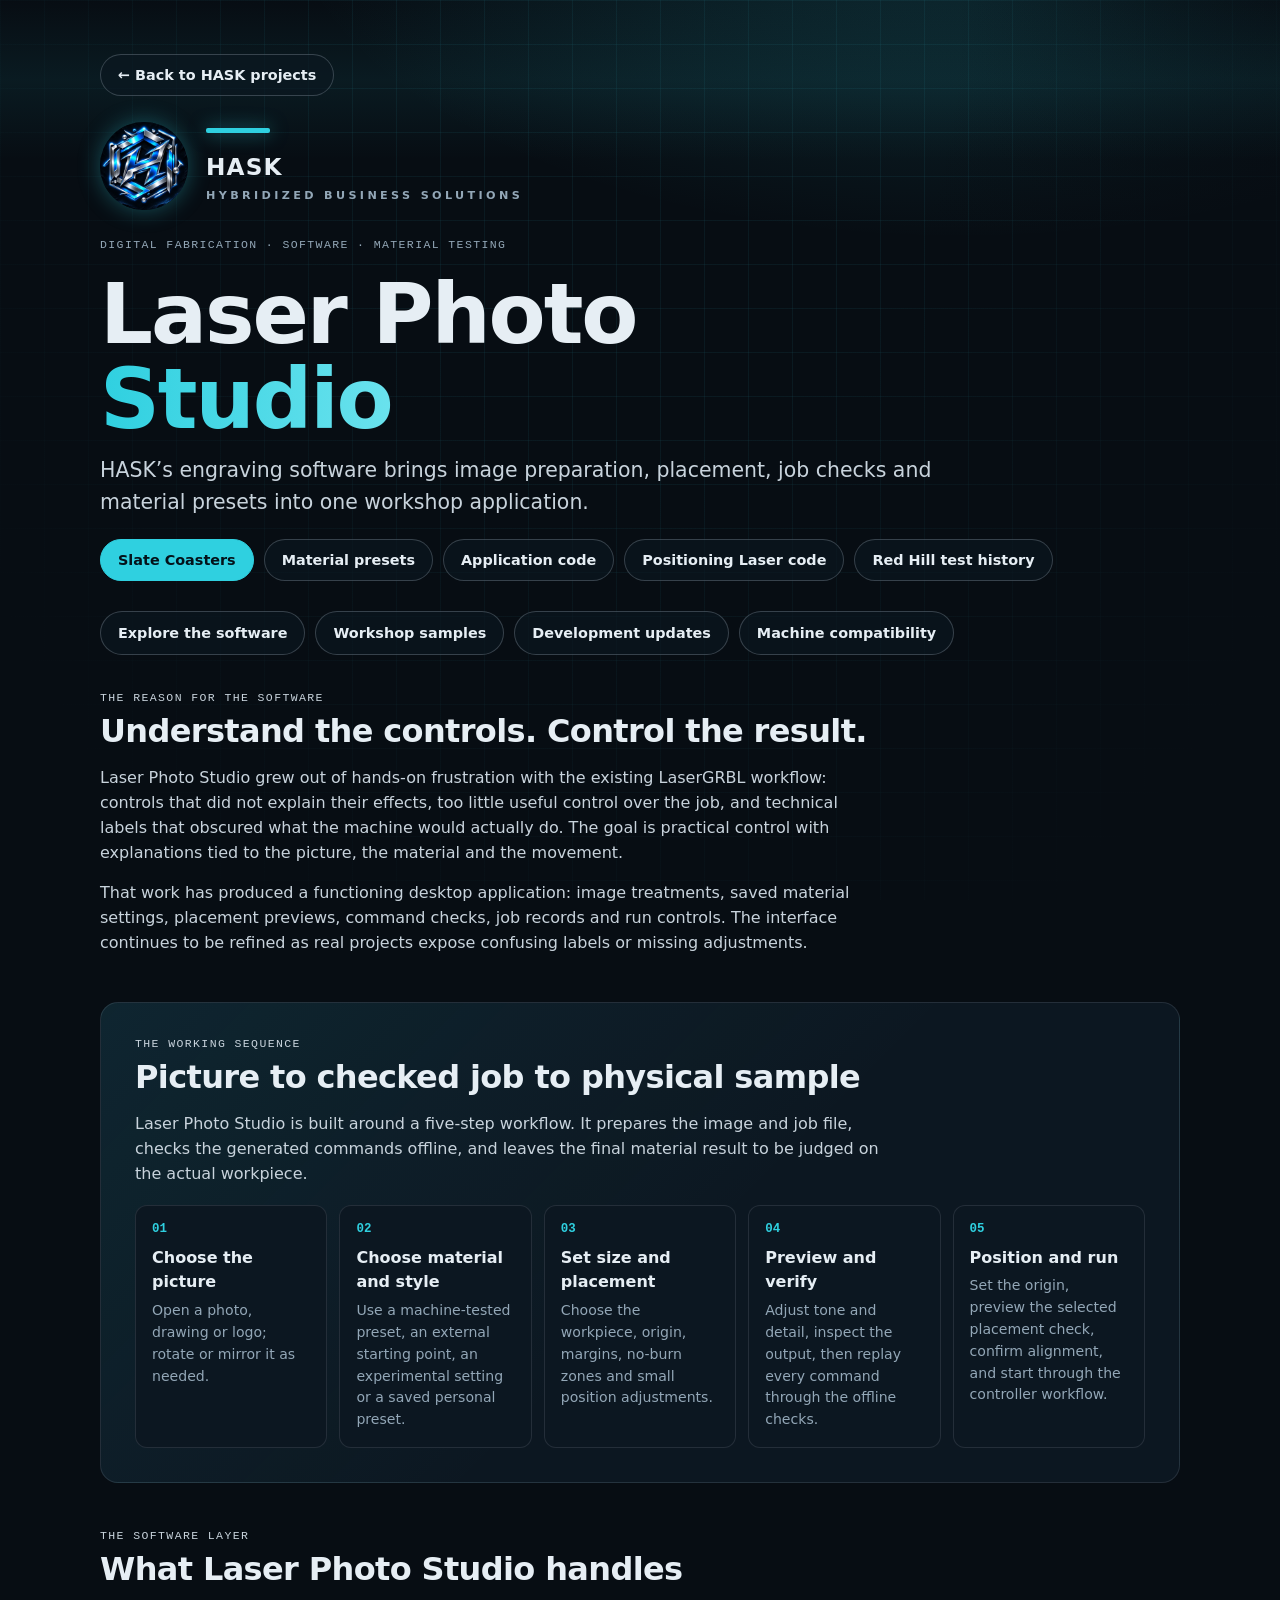
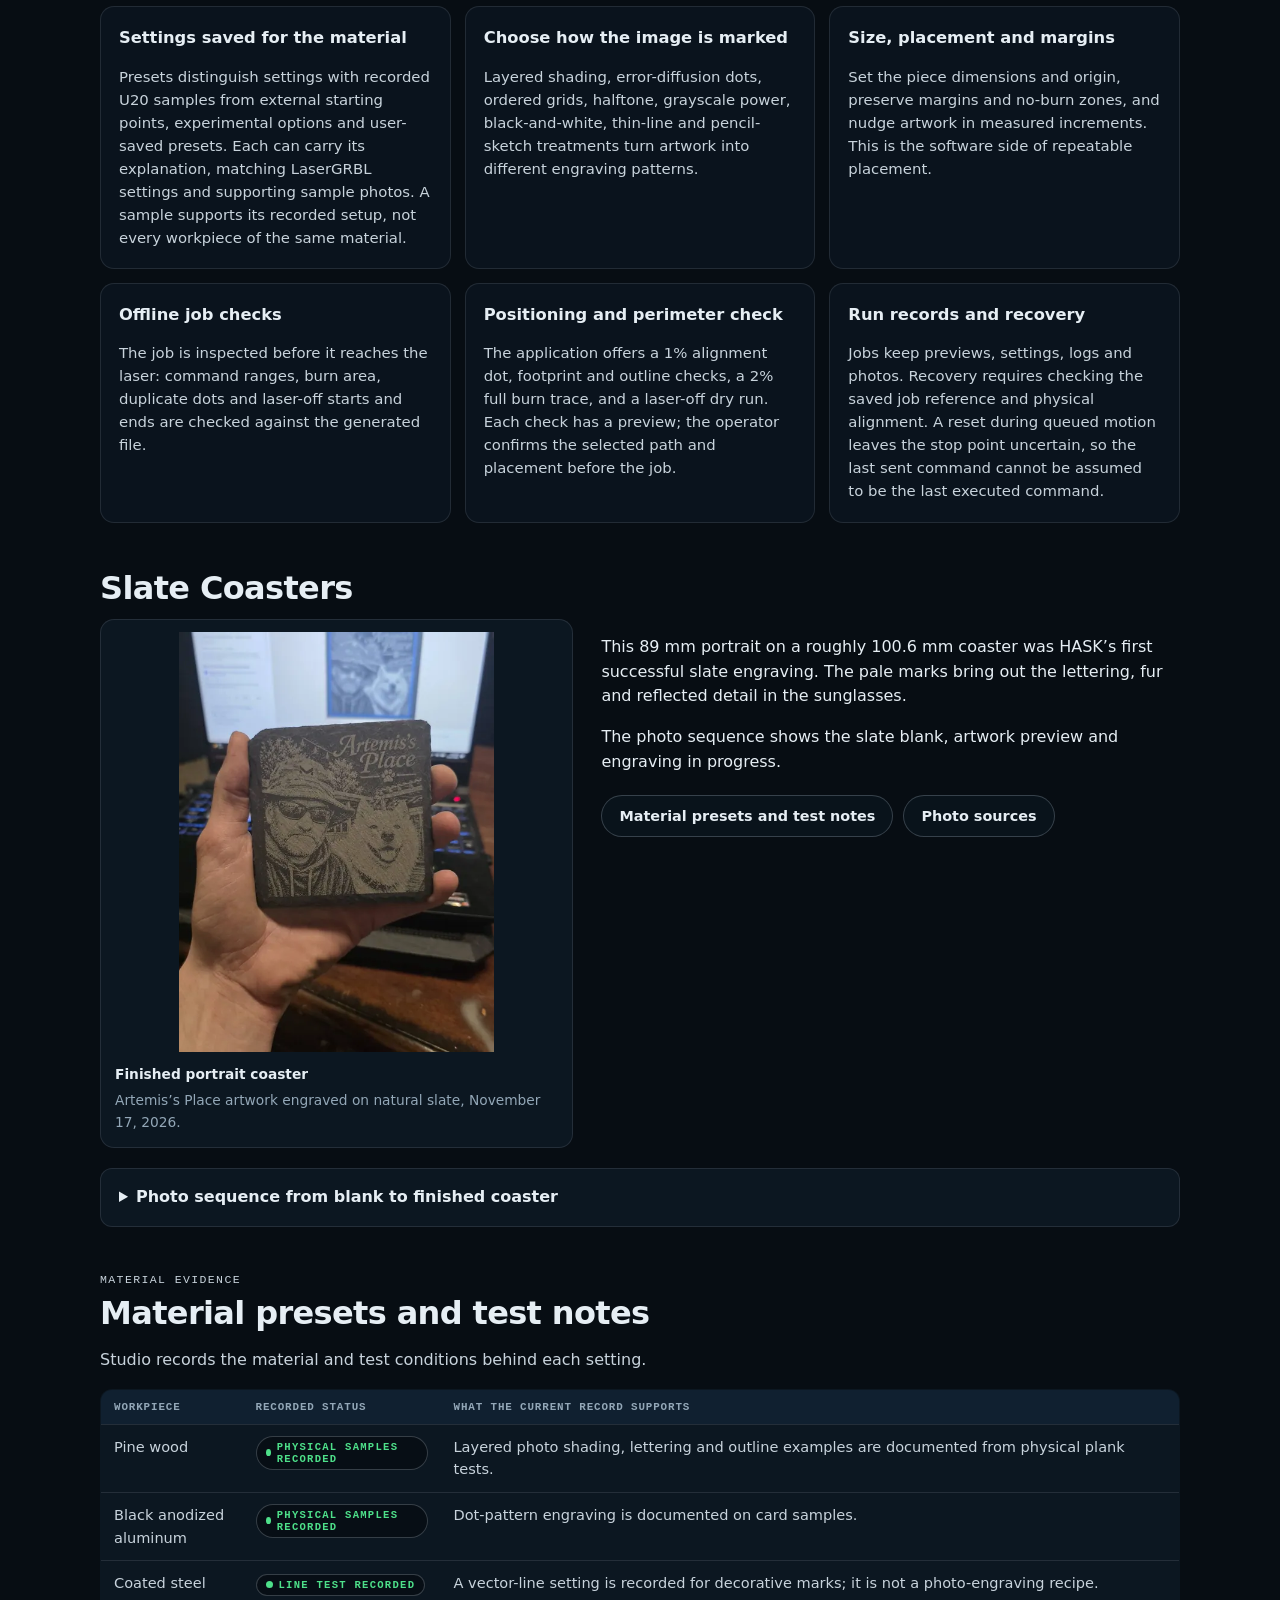
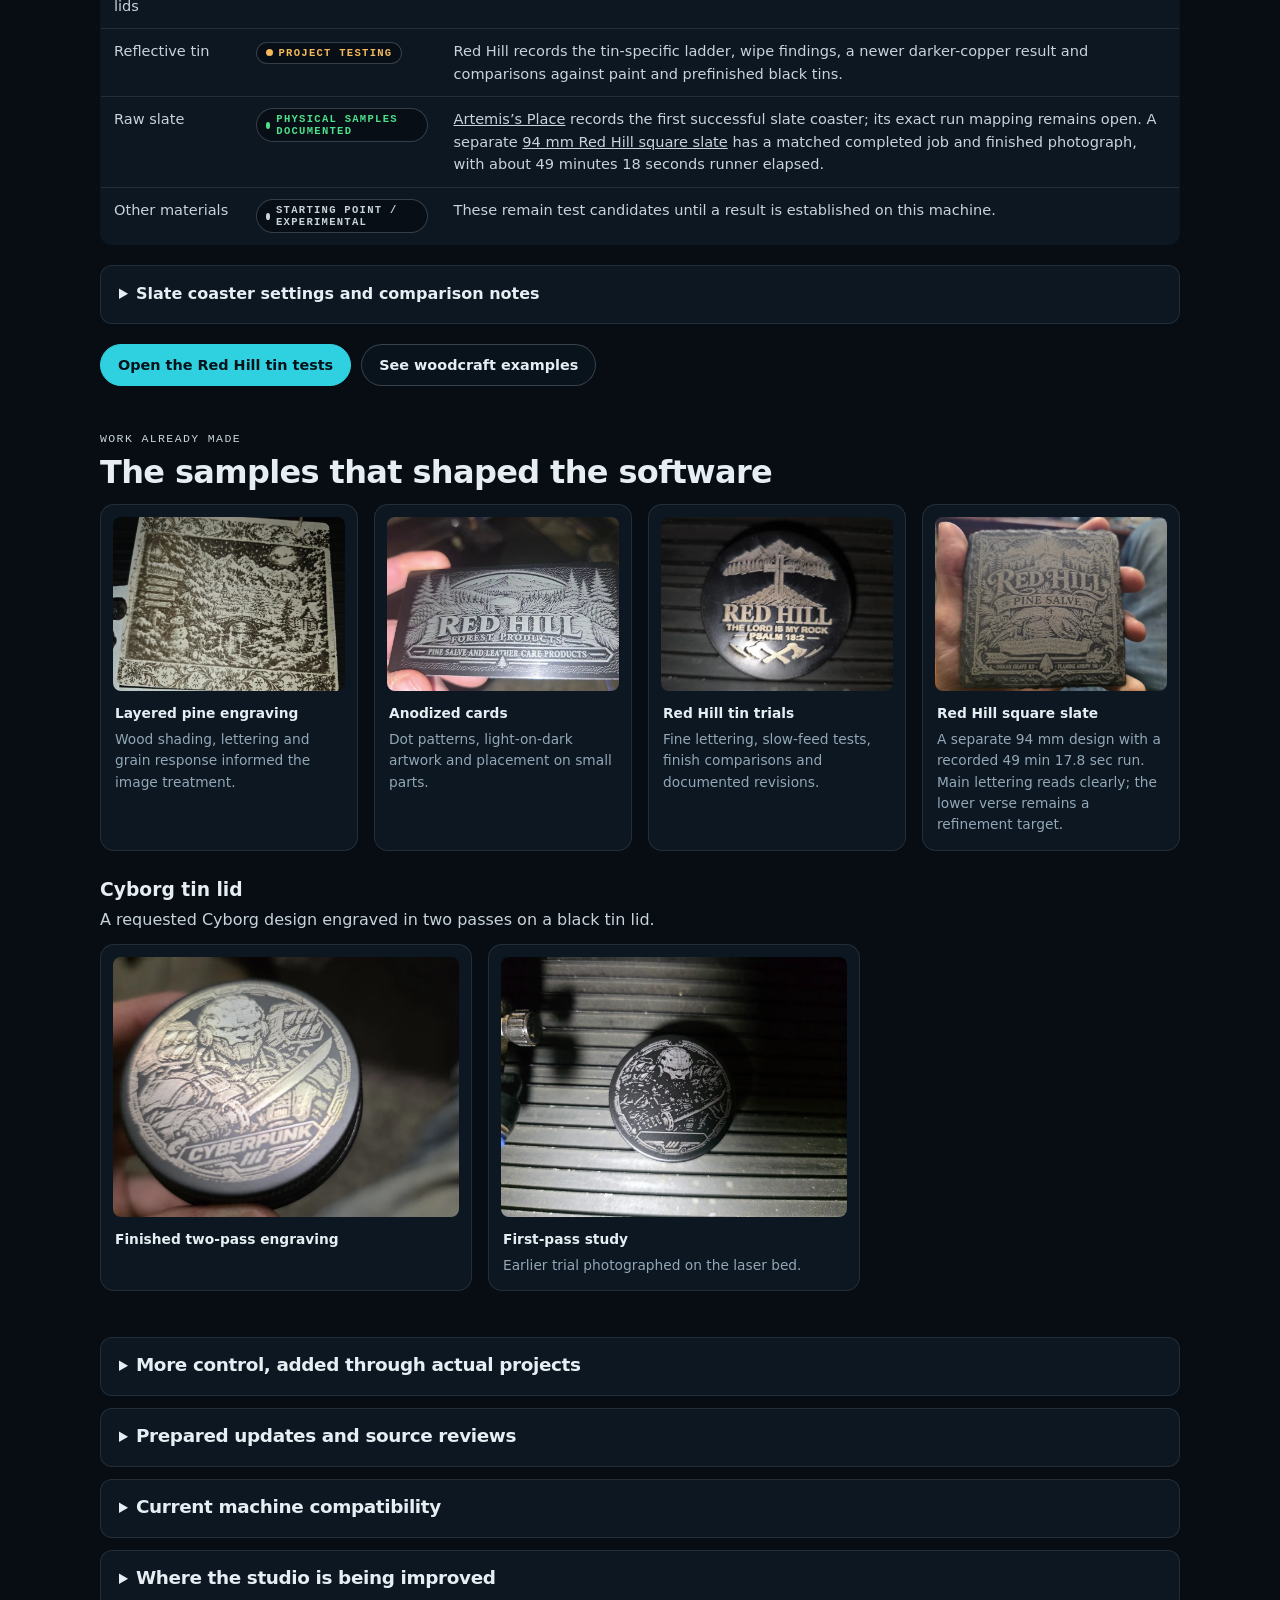
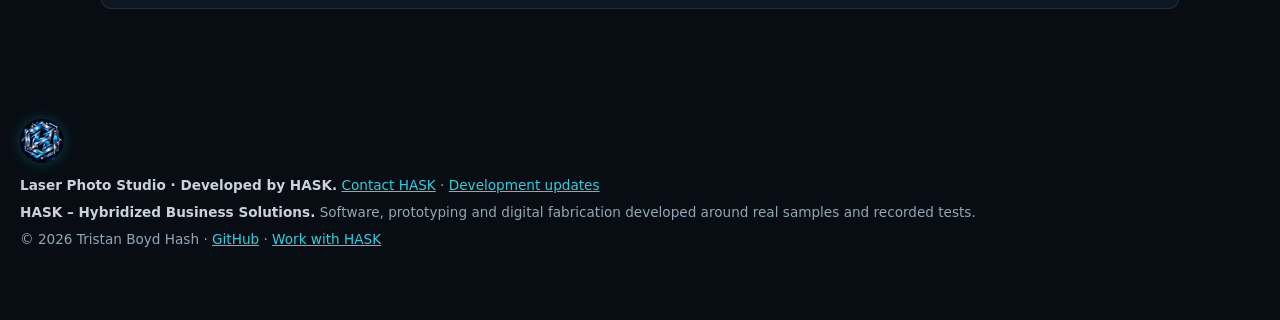
<file: laser-studio/index.html>
<!doctype html>
<html lang="en">
<head>
  <meta charset="utf-8" />
  <meta name="viewport" content="width=device-width, initial-scale=1" />
  <title>Laser Photo Studio · HASK</title>
  <meta name="description" content="Laser Photo Studio by HASK: custom engraving software for clearer controls, image preparation and documented tests on wood, metal and slate." />
  <meta name="robots" content="index, follow" />
  <meta name="theme-color" content="#070d13" />
  <link rel="canonical" href="https://tboy450.github.io/laser-studio/" />
  <meta property="og:type" content="website" />
  <meta property="og:title" content="Laser Photo Studio · HASK" />
  <meta property="og:description" content="From image preparation to physical samples: the software, workflow and test records behind HASK laser work." />
  <meta property="og:url" content="https://tboy450.github.io/laser-studio/" />
  <meta property="og:image" content="https://tboy450.github.io/assets/og-image.jpg" />
  <meta name="twitter:card" content="summary_large_image" />
  <link rel="icon" href="/favicon-32.png" sizes="32x32" type="image/png" />
  <link rel="stylesheet" href="/assets/site.css?v=logo-20261119" />
  <style>
    .page-hero { padding: 54px 0 30px; max-width: 1080px; }
    .page-hero h1 { margin: 22px 0 12px; }
    .page-hero .lede { max-width: 68ch; }
    .page-main { max-width: 1080px; padding-bottom: 58px; }
    .page-section { margin: 0 0 46px; }
    .page-section > p { max-width: 76ch; color: var(--silver); }
    .page-section h2 { margin-bottom:12px; font:700 clamp(1.4rem,3vw,2rem)/1.2 system-ui,sans-serif; letter-spacing:-.02em; text-transform:none; color:var(--text); }
    .eyebrow { margin: 0 0 8px; color: var(--muted); font: 0.72rem var(--mono); letter-spacing: .12em; text-transform: uppercase; }
    .intro-panel { padding: clamp(20px, 4vw, 34px); border: 1px solid var(--line); border-radius: 18px; background: linear-gradient(135deg, rgba(47,208,224,.08), transparent 55%), var(--panel); }
    .page-grid { display: grid; grid-template-columns: repeat(auto-fit, minmax(min(100%, 320px), 1fr)); gap: 14px; margin-top: 18px; }
    .page-card { padding: 18px; border: 1px solid var(--line); border-radius: 14px; background: rgba(12,23,33,.78); }
    .page-card h3 { margin: 0 0 8px; font-size: 1.02rem; }
    .page-card p, .page-card li { color: var(--silver); font-size: .93rem; }
    .page-card p:last-child { margin-bottom: 0; }
    .page-card ul { margin: 8px 0 0; padding-left: 18px; }
    .steps { counter-reset: step; display: grid; grid-template-columns: repeat(auto-fit, minmax(min(100%, 180px), 1fr)); gap: 12px; margin: 18px 0 0; padding: 0; list-style: none; }
    .steps li { counter-increment: step; padding: 16px; border: 1px solid var(--line); border-radius: 12px; background: var(--panel); }
    .steps li::before { content: "0" counter(step); display: block; margin-bottom: 10px; color: var(--cyan); font: 700 .78rem var(--mono); }
    .steps b { display: block; margin-bottom: 5px; }
    .steps span { display: block; color: var(--muted); font-size: .88rem; }
    .status-table { width: 100%; border-collapse: collapse; margin-top: 16px; background: var(--panel); border: 1px solid var(--line); border-radius: 12px; overflow: hidden; }
    .status-table th, .status-table td { padding: 11px 13px; border-bottom: 1px solid var(--line); text-align: left; vertical-align: top; }
    .status-table th { color: var(--muted); font: 600 .68rem var(--mono); letter-spacing: .08em; text-transform: uppercase; background: var(--panel-2); }
    .status-table td { color: var(--silver); font-size: .91rem; }
    .status-table tr:last-child td { border-bottom: 0; }
    .page-note { padding: 15px 18px; border-left: 3px solid var(--cyan); border-radius: 8px; background: var(--cyan-soft); color: var(--silver); }
    .page-links { display: flex; flex-wrap: wrap; gap: 10px; margin-top: 20px; }
    @media (max-width: 620px) {
      .page-hero { padding: 38px 0 24px; }
      .status-table, .status-table tbody, .status-table tr, .status-table td { display: block; width: 100%; }
      .status-table thead { position: absolute; width: 1px; height: 1px; overflow: hidden; clip: rect(0 0 0 0); }
      .status-table tr { padding: 8px 12px; border-bottom: 1px solid var(--line); }
      .status-table td { padding: 6px 0; border: 0; }
      .status-table td:first-child { color: var(--text); font-weight: 700; }
    }
    .studio-nav { margin:0 0 36px; }
    section[aria-labelledby="latest-development"] .page-grid { grid-template-columns:repeat(2,minmax(0,1fr)); }
    .studio-nav .btn { min-height:44px; }
    .studio-slate { display:grid; grid-template-columns:minmax(0,.9fr) minmax(0,1.1fr); gap:28px; align-items:start; }
    .studio-preview { margin:0; padding:12px; border:1px solid var(--line); border-radius:14px; background:var(--panel); }
    .studio-preview img { display:block; width:100%; height:auto; max-height:420px; object-fit:contain; border-radius:8px; }
    .studio-preview figcaption,.studio-gallery figcaption { padding:12px 2px 2px; color:var(--muted); font-size:.86rem; }
    .studio-preview figcaption strong,.studio-gallery figcaption strong { display:block; margin-bottom:5px; color:var(--text); }
    .studio-details { margin-top:20px; padding:0 18px; border:1px solid var(--line); border-radius:12px; background:var(--panel); }
    .studio-details summary { padding:16px 0; cursor:pointer; font-weight:600; }
    .studio-details p { color:var(--silver); font-size:.93rem; }
    .studio-gallery { display:grid; grid-template-columns:repeat(auto-fit,minmax(min(100%,230px),1fr)); gap:16px; }
    .studio-gallery figure { margin:0; padding:12px; border:1px solid var(--line); border-radius:14px; background:var(--panel); }
    .studio-gallery img { display:block; width:100%; height:auto; aspect-ratio:4/3; object-fit:cover; border-radius:8px; }
    .studio-cyborg { max-width:760px; margin-top:24px; scroll-margin-top:24px; }
    .studio-cyborg h3 { margin:0; }
    .studio-cyborg p { margin:4px 0 12px; color:var(--silver); }
    h2[id] { scroll-margin-top:24px; }
    @media(max-width:760px) { .studio-slate { grid-template-columns:1fr; } .studio-preview { max-width:440px; width:100%; justify-self:center; } .studio-gallery { grid-template-columns:1fr; } }
    @media(max-width:620px) { section[aria-labelledby="latest-development"] .page-grid { grid-template-columns:1fr; } }
    .studio-fold.page-section { padding:0; margin:12px 0; border:0; }
    .studio-fold .studio-details { margin-top:0; }
    .studio-fold summary h2 { display:inline; margin:0; font-size:1.15rem; }
    .studio-fold-content { padding-bottom:18px; }
    #slate-process, .studio-fold-content[id] { scroll-margin-top:80px; }
    .slate-sequence { display:grid; grid-template-columns:repeat(3,minmax(0,1fr)); gap:14px; padding-bottom:18px; }
    .slate-step { margin:0; overflow:hidden; border:1px solid var(--line); border-radius:14px; background:var(--panel); }
    .slate-step a { display:block; background:#070d13; }
    .slate-step img { display:block; width:100%; height:auto; aspect-ratio:4/3; object-fit:contain; }
    .slate-step figcaption { padding:14px; color:var(--muted); font-size:.86rem; }
    .slate-step figcaption strong { display:block; color:var(--text); margin-bottom:6px; }
    a[data-studio-photo] { cursor:zoom-in; }
    .studio-lightbox { width:min(1100px,calc(100% - 24px)); max-width:none; max-height:calc(100dvh - 24px); padding:16px; border:1px solid var(--line); border-radius:16px; background:var(--panel); color:var(--text); }
    .studio-lightbox::backdrop { background:rgba(0,0,0,.88); }
    .studio-lightbox header { display:flex; align-items:center; justify-content:space-between; gap:12px; margin-bottom:12px; }
    .studio-lightbox h2 { margin:0; font:700 1rem/1.3 system-ui,sans-serif; letter-spacing:normal; text-transform:none; color:var(--text); }
    .studio-lightbox figure { margin:0; }
    .studio-lightbox img { display:block; width:100%; height:min(65dvh,760px); object-fit:contain; }
    .studio-lightbox figcaption { max-width:80ch; margin:12px auto; font-size:.9rem; color:var(--silver); }
    .studio-lightbox nav { display:flex; justify-content:space-between; align-items:center; gap:8px; }
    .studio-lightbox .btn { min-width:44px; min-height:44px; cursor:pointer; white-space:nowrap; }
    .studio-lightbox [data-photo-count] { font: .8rem var(--mono); }
    @media(max-width:900px) { .slate-sequence { grid-template-columns:repeat(2,minmax(0,1fr)); } }
    @media(max-width:620px) { .slate-sequence { grid-template-columns:1fr; } .studio-lightbox { padding:12px; } .studio-lightbox img { height:52dvh; } }
  </style>
</head>
<body>
  <a class="skip" href="#content">Skip to content</a>
  <div class="bg" aria-hidden="true"></div>
  <header class="wrap page-hero">
    <a class="btn" href="/">← Back to HASK projects</a>
    <div class="brand" style="margin-top:26px">
      <img class="emblem" src="/assets/hask-logo.webp" alt="HASK logo" width="512" height="512" />
      <div class="wordmark"><span class="bar"></span><strong>HASK</strong><small>Hybridized Business Solutions</small></div>
    </div>
    <p class="eyebrow" style="margin-top:28px">Digital fabrication · Software · Material testing</p>
    <h1>Laser Photo <span>Studio</span></h1>
    <p class="lede">HASK’s engraving software brings image preparation, placement, job checks and material presets into one workshop application.</p>
    <div class="page-links">
      <a class="btn primary" href="#slate-coasters">Slate Coasters</a>
      <a class="btn" href="#evidence">Material presets</a>
      <a class="btn" href="https://github.com/Tboy450/laser-photo-studio">Application code</a>
      <a class="btn" href="https://github.com/Tboy450/positioning-laser">Positioning Laser code</a>
      <a class="btn" href="/red-hill/">Red Hill test history</a>
    </div>
  </header>

  <main id="content" class="wrap page-main">
    <nav class="page-links studio-nav" aria-label="Laser Studio sections">
      <a class="btn" href="#software">Explore the software</a>
      <a class="btn" href="#physical-samples">Workshop samples</a>
      <a class="btn" href="#latest-development">Development updates</a>
      <a class="btn" href="#machine">Machine compatibility</a>
    </nav>
    <section class="page-section" aria-labelledby="why-built">
      <p class="eyebrow">The reason for the software</p>
      <h2 id="why-built">Understand the controls. Control the result.</h2>
      <p>Laser Photo Studio grew out of hands-on frustration with the existing LaserGRBL workflow: controls that did not explain their effects, too little useful control over the job, and technical labels that obscured what the machine would actually do. The goal is practical control with explanations tied to the picture, the material and the movement.</p>
      <p>That work has produced a functioning desktop application: image treatments, saved material settings, placement previews, command checks, job records and run controls. The interface continues to be refined as real projects expose confusing labels or missing adjustments.</p>
    </section>
    <section class="page-section intro-panel" aria-labelledby="workflow">
      <p class="eyebrow">The working sequence</p>
      <h2 id="workflow">Picture to checked job to physical sample</h2>
      <p>Laser Photo Studio is built around a five-step workflow. It prepares the image and job file, checks the generated commands offline, and leaves the final material result to be judged on the actual workpiece.</p>
      <ol class="steps">
        <li><b>Choose the picture</b><span>Open a photo, drawing or logo; rotate or mirror it as needed.</span></li>
        <li><b>Choose material and style</b><span>Use a machine-tested preset, an external starting point, an experimental setting or a saved personal preset.</span></li>
        <li><b>Set size and placement</b><span>Choose the workpiece, origin, margins, no-burn zones and small position adjustments.</span></li>
        <li><b>Preview and verify</b><span>Adjust tone and detail, inspect the output, then replay every command through the offline checks.</span></li>
        <li><b>Position and run</b><span>Set the origin, preview the selected placement check, confirm alignment, and start through the controller workflow.</span></li>
      </ol>
    </section>

    <section class="page-section" aria-labelledby="software">
      <p class="eyebrow">The software layer</p>
      <h2 id="software">What Laser Photo Studio handles</h2>
      <div class="page-grid">
        <article class="page-card">
          <h3>Settings saved for the material</h3>
          <p>Presets distinguish settings with recorded U20 samples from external starting points, experimental options and user-saved presets. Each can carry its explanation, matching LaserGRBL settings and supporting sample photos. A sample supports its recorded setup, not every workpiece of the same material.</p>
        </article>
        <article class="page-card">
          <h3>Choose how the image is marked</h3>
          <p>Layered shading, error-diffusion dots, ordered grids, halftone, grayscale power, black-and-white, thin-line and pencil-sketch treatments turn artwork into different engraving patterns.</p>
        </article>
        <article class="page-card">
          <h3>Size, placement and margins</h3>
          <p>Set the piece dimensions and origin, preserve margins and no-burn zones, and nudge artwork in measured increments. This is the software side of repeatable placement.</p>
        </article>
        <article class="page-card">
          <h3>Offline job checks</h3>
          <p>The job is inspected before it reaches the laser: command ranges, burn area, duplicate dots and laser-off starts and ends are checked against the generated file.</p>
        </article>
        <article class="page-card">
          <h3>Positioning and perimeter check</h3>
          <p>The application offers a 1% alignment dot, footprint and outline checks, a 2% full burn trace, and a laser-off dry run. Each check has a preview; the operator confirms the selected path and placement before the job.</p>
        </article>
        <article class="page-card">
          <h3>Run records and recovery</h3>
          <p>Jobs keep previews, settings, logs and photos. Recovery requires checking the saved job reference and physical alignment. A reset during queued motion leaves the stop point uncertain, so the last sent command cannot be assumed to be the last executed command.</p>
        </article>
      </div>
    </section>

    <section class="page-section" aria-labelledby="slate-coasters">
      <h2 id="slate-coasters">Slate Coasters</h2>
      <div class="studio-slate">
        <figure class="studio-preview">
          <a href="/assets/workshop/artemis-slate-finished-in-hand-20261117.webp" data-studio-photo><img src="/assets/workshop/artemis-slate-finished-in-hand-20261117-t.webp" width="525" height="700" loading="lazy" alt="A finished slate coaster with an engraved owner-and-dog portrait" /></a>
          <figcaption><strong>Finished portrait coaster</strong>Artemis’s Place artwork engraved on natural slate, November 17, 2026.</figcaption>
        </figure>
        <div>
          <p>This 89 mm portrait on a roughly 100.6 mm coaster was HASK’s first successful slate engraving. The pale marks bring out the lettering, fur and reflected detail in the sunglasses.</p>
          <p>The photo sequence shows the slate blank, artwork preview and engraving in progress.</p>
          <div class="page-links">
            <a class="btn" href="#evidence">Material presets and test notes</a>
            <a class="btn" href="/assets/workshop/ARTEMIS-SLATE-SOURCES.md">Photo sources</a>
          </div>
        </div>
      </div>
      <details class="studio-details">
        <summary>Photo sequence from blank to finished coaster</summary>
        <p id="slate-process">The dot map shows the digital preparation. The photographs document the physical slate and engraving process.</p>
        <div class="slate-sequence">
          <figure class="slate-step"><a href="/assets/workshop/artemis-slate-blank-20261117.webp" data-studio-photo><img src="/assets/workshop/artemis-slate-blank-20261117-t.webp" width="525" height="700" loading="lazy" alt="Unengraved square slate coaster with a rough natural edge" /></a><figcaption><strong>Raw slate</strong>The unengraved blank, with its natural surface and irregular edges.</figcaption></figure>
          <figure class="slate-step"><a href="/assets/workshop/slate-portrait-preview-20261117.webp" data-studio-photo><img src="/assets/workshop/slate-portrait-preview-20261117.webp" width="890" height="890" loading="lazy" alt="Digital dot-map preview of the Artemis’s Place artwork on simulated dark slate" /></a><figcaption><strong>Digital preparation</strong>The previously prepared dot map on simulated slate. This image is not a photograph of the finished work.</figcaption></figure>
          <figure class="slate-step"><a href="/assets/workshop/artemis-slate-progress-01-20261117.webp" data-studio-photo><img src="/assets/workshop/artemis-slate-progress-01-20261117-t.webp" width="700" height="525" loading="lazy" alt="Partly engraved slate portrait beneath the laser head, with an unmarked lower area" /></a><figcaption><strong>Physical engraving</strong>Pale marks build the portrait on the dark stone; the lower portion is still unmarked.</figcaption></figure>
          <figure class="slate-step"><a href="/assets/workshop/artemis-slate-finished-on-bed-20261117.webp" data-studio-photo><img src="/assets/workshop/artemis-slate-finished-on-bed-20261117-t.webp" width="700" height="525" loading="lazy" alt="Completed Artemis’s Place owner-and-dog engraving on the machine bed" /></a><figcaption><strong>Finished on the bed</strong>The full portrait, dog and title photographed after engraving.</figcaption></figure>
          <figure class="slate-step"><a href="/assets/workshop/artemis-slate-progress-02-20261117.webp" data-studio-photo><img src="/assets/workshop/artemis-slate-progress-02-20261117-t.webp" width="700" height="525" loading="lazy" alt="Partial engraved hat and sunglasses on slate with the laser head in view" /></a><figcaption><strong>Portrait detail in progress</strong>The hat, sunglasses and background appear while part of the coaster is still blank.</figcaption></figure>
          <figure class="slate-step"><a href="/assets/workshop/artemis-slate-progress-03-20261117.webp" data-studio-photo><img src="/assets/workshop/artemis-slate-progress-03-20261117-t.webp" width="700" height="525" loading="lazy" alt="Artemis’s Place lettering and background partially engraved on a slate coaster" /></a><figcaption><strong>Lettering and background in progress</strong>Another view of the partly marked coaster during the engraving process.</figcaption></figure>
        </div>
      </details>
    </section>

    <section class="page-section" aria-labelledby="evidence">
      <p class="eyebrow">Material evidence</p>
      <h2 id="evidence">Material presets and test notes</h2>
      <p>Studio records the material and test conditions behind each setting.</p>
      <table class="status-table">
        <thead><tr><th>Workpiece</th><th>Recorded status</th><th>What the current record supports</th></tr></thead>
        <tbody>
          <tr><td>Pine wood</td><td><span class="badge live">Physical samples recorded</span></td><td>Layered photo shading, lettering and outline examples are documented from physical plank tests.</td></tr>
          <tr><td>Black anodized aluminum</td><td><span class="badge live">Physical samples recorded</span></td><td>Dot-pattern engraving is documented on card samples.</td></tr>
          <tr><td>Coated steel lids</td><td><span class="badge live">Line test recorded</span></td><td>A vector-line setting is recorded for decorative marks; it is not a photo-engraving recipe.</td></tr>
          <tr><td>Reflective tin</td><td><span class="badge dev">Project testing</span></td><td>Red Hill records the tin-specific ladder, wipe findings, a newer darker-copper result and comparisons against paint and prefinished black tins.</td></tr>
          <tr><td>Raw slate</td><td><span class="badge live">Physical samples documented</span></td><td><a href="#slate-coasters">Artemis’s Place</a> records the first successful slate coaster; its exact run mapping remains open. A separate <a href="/red-hill/#red-hill-slate">94 mm Red Hill square slate</a> has a matched completed job and finished photograph, with about 49 minutes 18 seconds runner elapsed.</td></tr>
          <tr><td>Other materials</td><td><span class="badge">Starting point / experimental</span></td><td>These remain test candidates until a result is established on this machine.</td></tr>
        </tbody>
      </table>
      <details class="studio-details"><summary>Slate coaster settings and comparison notes</summary><div>
        <p>The earlier prepared job records Stucki dots, light-mark polarity, left-to-right scanning, 50% power, 3500 mm/min engraving and 0.10 mm rows, with no added sharpening. A later setup adds independent laser-off return speed. Those values describe preparation; they have not yet been independently matched to the run in these photographs.</p>
        <p>The next record should tie the finished sample to its exact artwork and saved job, focus and placement, settings, actual duration and cleaned surface. Further samples can then test contrast and detail without assuming one result establishes a general slate preset.</p>
        <p>Preserve fine portrait and fur detail in future comparisons: earlier pine work and this slate sample support testing local adjustments before simplifying the source. The reflected scene in the sunglasses survived; the remaining question is the mirrored-glass appearance. A proposed masked tonal inversion would change only the original lens pixels and compare the result with the untouched image and actual burn map. Earlier generated comparisons do not establish that method.</p>
        <p>A controlled Stucki/Floyd–Steinberg comparison could examine fur, beard, eyes and lettering at the same physical scale and job settings. Neither method has been established as the winner for this project.</p>
        <p>Mixed scan directions remain future research: one-direction detail and two-direction broad areas would need one master dot map, a shared canvas and coordinates, and proof that the split leaves no missing or overlapping active dots. Wood-relief and depth-map experiments are a separate future workstream.</p>
      </div></details>
      <div class="page-links">
        <a class="btn primary" href="/red-hill/">Open the Red Hill tin tests</a>
        <a class="btn" href="/woodworking/">See woodcraft examples</a>
      </div>
    </section>

    <section class="page-section" aria-labelledby="physical-samples">
      <p class="eyebrow">Work already made</p>
      <h2 id="physical-samples">The samples that shaped the software</h2>
      <div class="studio-gallery">
        <figure><a href="/woodworking/"><img src="/assets/workshop/north-pole-plank.webp" width="800" height="600" loading="lazy" alt="North Pole artwork engraved on a pine plank" /></a><figcaption><strong>Layered pine engraving</strong>Wood shading, lettering and grain response informed the image treatment.</figcaption></figure>
        <figure><a href="/red-hill/#cards"><img src="/assets/workshop/red-hill-business-card.webp" width="800" height="600" loading="lazy" alt="Red Hill artwork engraved on a black anodized business card" /></a><figcaption><strong>Anodized cards</strong>Dot patterns, light-on-dark artwork and placement on small parts.</figcaption></figure>
        <figure><a href="/red-hill/#latest-lid"><img src="/assets/workshop/red-hill-rock-lid-20261116-t.webp" width="640" height="572" loading="lazy" alt="Latest Red Hill Rock-design tin sample" /></a><figcaption><strong>Red Hill tin trials</strong>Fine lettering, slow-feed tests, finish comparisons and documented revisions.</figcaption></figure>
        <figure><a href="/red-hill/#red-hill-slate"><img src="/assets/workshop/red-hill-slate-finished-20261117-t.webp" width="700" height="525" loading="lazy" alt="Finished Red Hill square slate with chapel, pine branches and engraved title" /></a><figcaption><strong>Red Hill square slate</strong>A separate 94 mm design with a recorded 49 min 17.8 sec run. Main lettering reads clearly; the lower verse remains a refinement target.</figcaption></figure>
      </div>
      <article class="studio-cyborg" id="cyborg-tin-lid" aria-labelledby="cyborg-tin-title">
        <h3 id="cyborg-tin-title">Cyborg tin lid</h3>
        <p>A requested Cyborg design engraved in two passes on a black tin lid.</p>
        <div class="studio-gallery">
          <figure>
            <a href="/assets/workshop/cyborg-tin-finished.webp" data-studio-photo><img src="/assets/workshop/cyborg-tin-finished.webp" width="960" height="1280" loading="lazy" alt="Finished black tin lid held in hand, showing a bright cyborg and sword engraving" /></a>
            <figcaption><strong>Finished two-pass engraving</strong></figcaption>
          </figure>
          <figure>
            <a href="/assets/workshop/cyborg-tin-first-pass.webp" data-studio-photo><img src="/assets/workshop/cyborg-tin-first-pass.webp" width="1280" height="960" loading="lazy" alt="Partly marked cyborg design on a black tin lid resting on the laser bed" /></a>
            <figcaption><strong>First-pass study</strong>Earlier trial photographed on the laser bed.</figcaption>
          </figure>
        </div>
      </article>
    </section>

    <section class="page-section studio-fold" aria-labelledby="latest-development-title">
      <details class="studio-details">
        <summary><h2 id="latest-development-title">More control, added through actual projects</h2></summary>
        <div class="studio-fold-content" id="latest-development">
          <p>These additions are implemented in the workshop application. They build on the original five-step workflow rather than remaining ideas for a future app.</p>
          <div class="page-grid">
            <article class="page-card"><h3>Scan direction and return speed</h3><p>Choose alternating rows or left-to-right marking. A separate laser-off return-speed control changes the movement between rows without changing engraving speed or power, and saves with the preset and job.</p></article>
            <article class="page-card"><h3>Saved setup and inspection moves</h3><p>Keep the artwork and job setup available, park to inspect the piece and return to job zero. Physical alignment still needs checking after an interruption.</p></article>
            <article class="page-card"><h3>Saved USB-port choices</h3><p>Keep known ports available and refresh device detection without silently switching the selection. This addresses using different USB sockets; it does not release another running sender.</p></article>
            <article class="page-card"><h3>Richer test and sample records</h3><p>Record material, surface preparation, row spacing, passes and result status alongside settings and photos. Separate commanded speed from a measured or inferred result.</p></article>
          </div>
          <details class="studio-details"><summary>Verification and current limits</summary><div>
            <p>The November 9 investigation recorded 77 offline checks. Later port-selection and return-speed updates have their own regression checks; those counts describe different revisions, not one combined test total.</p>
            <p>The workshop’s live completion-time estimate has been reported to jump by hours. A replacement planned-time countdown and clearer sizing explanations are now prepared for review below; neither update is installed yet. Native loading of prepared samples, project-size presets and release of another idle Studio connection remain unfinished.</p>
            <p>Recent workshop-build changes are described here separately from the public application-code reference. Offline checks do not establish a physical engraving result.</p>
          </div></details>
        </div>
      </details>
    </section>

    <section class="page-section studio-fold" aria-labelledby="source-updates-title">
      <details class="studio-details">
        <summary><h2 id="source-updates-title">Prepared updates and source reviews</h2></summary>
        <div class="studio-fold-content" id="source-updates">
          <p>The next changes are written and checked offline. They are available for source review, with installation and physical validation still ahead.</p>
          <div class="page-grid">
            <article class="page-card"><h3>Clearer sizing and edge spacing</h3><p>Explain the physical piece and picture size separately. Show the picture box’s left, bottom, right and top clearances, flag artwork entering a masked margin, and identify a readout that is waiting for the preview to rebuild. This improves the sizing display without changing the engraving geometry.</p></article>
            <article class="page-card"><h3>A stable planned-time countdown</h3><p>Replace the fluctuating progress-based correction with a countdown from the saved motion plan. Separate engraving, laser-off travel, dwell and overhead, with active and paused time shown independently. This is a planning estimate, not a calibrated physical completion forecast; reaching zero does not mean the controller has finished.</p></article>
            <article class="page-card"><h3>Portrait and slate learning preserved</h3><p>Document why source texture, real reflections and the actual burn map matter. Keep photographed results separate from prepared settings. Regional lens inversion and mixed scan directions remain future work; this update records their requirements rather than adding those features.</p></article>
          </div>
          <details class="studio-details"><summary>Source review and verification status</summary><div>
            <p>The four reviews below document the workshop controls and the follow-up changes described here. Installation and physical verification are tracked separately.</p>
            <ul class="studio-facts">
              <li><a href="https://github.com/Tboy450/laser-photo-studio/pull/2">Workshop controls and repository update</a> — recovery, test tools, saved ports, sample records, return speed and HASK credits.</li>
              <li><a href="https://github.com/Tboy450/laser-photo-studio/pull/3">Portrait and slate learning record</a> — documentation and future comparison criteria.</li>
              <li><a href="https://github.com/Tboy450/laser-photo-studio/pull/4">Sizing explanations and four edge clearances</a> — checked with placement and saved-setup interface tests.</li>
              <li><a href="https://github.com/Tboy450/laser-photo-studio/pull/5">Stable planned-time estimate</a> — checked with offline timing, pause, resume and status-display tests.</li>
            </ul>
            <p>Source review does not establish a physical engraving improvement. Prepared sample import, regional processing and repeatability checks remain separate work.</p>
          </div></details>
        </div>
      </details>
    </section>

    <section class="page-section studio-fold" aria-labelledby="machine-title">
      <details class="studio-details">
        <summary><h2 id="machine-title">Current machine compatibility</h2></summary>
        <div class="studio-fold-content" id="machine">
          <p>The workshop installation connects to a Tronxy Ultrabot U20 using its Grbl controller. The connection checks and movement rules below describe that installation; the purpose of the application is to make engraving setup and control clearer.</p>
          <div class="page-grid">
            <article class="page-card">
              <h3>Controller constraints</h3>
              <ul>
                <li>Does not home the machine.</li>
                <li>Refuses controller setting changes through the job workflow.</li>
                <li>Checks the expected laser and axis configuration before output.</li>
                <li>Uses explicit laser-off commands at row and job boundaries.</li>
              </ul>
            </article>
            <article class="page-card">
              <h3>Operator-visible run state</h3>
              <ul>
                <li>Shows layer progress, estimated time and head position.</li>
                <li>Can park between layers for a progress photo.</li>
                <li>Provides pause, controlled stop and emergency-stop controls.</li>
                <li>Does not automatically restart a job after a fault.</li>
              </ul>
            </article>
          </div>
          <p class="page-note">The software's checks describe the generated job and controller workflow. They do not certify a material, focus, fixture, ventilation setup or physical engraving result; those are recorded against the actual machine and sample.</p>
        </div>
      </details>
    </section>

    <section class="page-section studio-fold" aria-labelledby="next-title">
      <details class="studio-details">
        <summary><h2 id="next-title">Where the studio is being improved</h2></summary>
        <div class="studio-fold-content" id="next">
          <div class="page-grid">
            <article class="page-card"><h3>Repeatable positioning</h3><p>Connect the digital origin and perimeter preview to a physical jig so the workpiece can be centered and registered consistently.</p></article>
            <article class="page-card"><h3>Better material records</h3><p>Keep the material, surface condition, focus, fixture, settings, passes, result photo and wipe/finish observations together.</p></article>
            <article class="page-card"><h3>Richer artwork preparation</h3><p>Continue improving masks, grayscale and dither treatment, linework and relief-style outputs for different engraving jobs.</p></article>
            <article class="page-card"><h3>Clearer explanations and loading</h3><p>The sizing explanation and edge-clearance update is ready for review. Native loading of prepared projects with their complete settings and useful project-size presets remain next steps.</p></article>
            <article class="page-card"><h3>Time estimates checked against real runs</h3><p>Review and install the prepared countdown, then compare its plan with matched physical runs. Faster laser-off returns are a separate implemented control; predicted savings are not measured run-time results.</p></article>
            <article class="page-card"><h3>Wood-aware design</h3><p>Account for grain direction, surface ridges and unevenness when artwork is sized and prepared for wood.</p></article>
          </div>
          <article class="page-card" style="margin-top:18px">
            <h3>Material-response ladders are a studio-wide research objective</h3>
            <p>A tighter ladder is not limited to the Red Hill tin. Laser Studio can use controlled power/speed or surface-response matrices to investigate separately identified materials, potentially including steel and titanium. Each material needs its own grade, surface/coating, thickness and suitability record; a result on one tin or metal must not be carried over as a universal preset.</p>
          </article>
          <div class="page-links">
            <a class="btn primary" href="https://github.com/Tboy450/laser-photo-studio">View the application repository</a>
            <a class="btn" href="/">Back to all HASK projects</a>
          </div>
        </div>
      </details>
    </section>
  </main>

  <footer class="wrap site-foot">
    <img class="foot-logo" src="/assets/hask-logo-128.webp" alt="HASK logo" width="128" height="128" loading="lazy" />
    <p><strong>Laser Photo Studio · Developed by HASK.</strong> <a href="https://tboy450.github.io/#contact">Contact HASK</a> · <a href="#source-updates">Development updates</a></p>
    <p><strong>HASK – Hybridized Business Solutions.</strong> Software, prototyping and digital fabrication developed around real samples and recorded tests.</p>
    <p>© 2026 Tristan Boyd Hash · <a href="https://github.com/Tboy450">GitHub</a> · <a href="/#contact">Work with HASK</a></p>
  </footer>
  <dialog class="studio-lightbox" aria-labelledby="studio-photo-title">
    <header><h2 id="studio-photo-title">Laser Studio photo viewer</h2><button type="button" class="btn" data-photo-close autofocus>Close ✕</button></header>
    <figure><img data-photo-image alt="" /><figcaption data-photo-caption aria-live="polite"></figcaption></figure>
    <nav aria-label="Photo navigation"><button type="button" class="btn" data-photo-prev aria-label="Previous image">← Previous</button><span data-photo-count></span><button type="button" class="btn" data-photo-next aria-label="Next image">Next →</button></nav>
  </dialog>
  <script src="/assets/studio-gallery.js?v=20261117" defer></script>
</body>
</html>
</file>
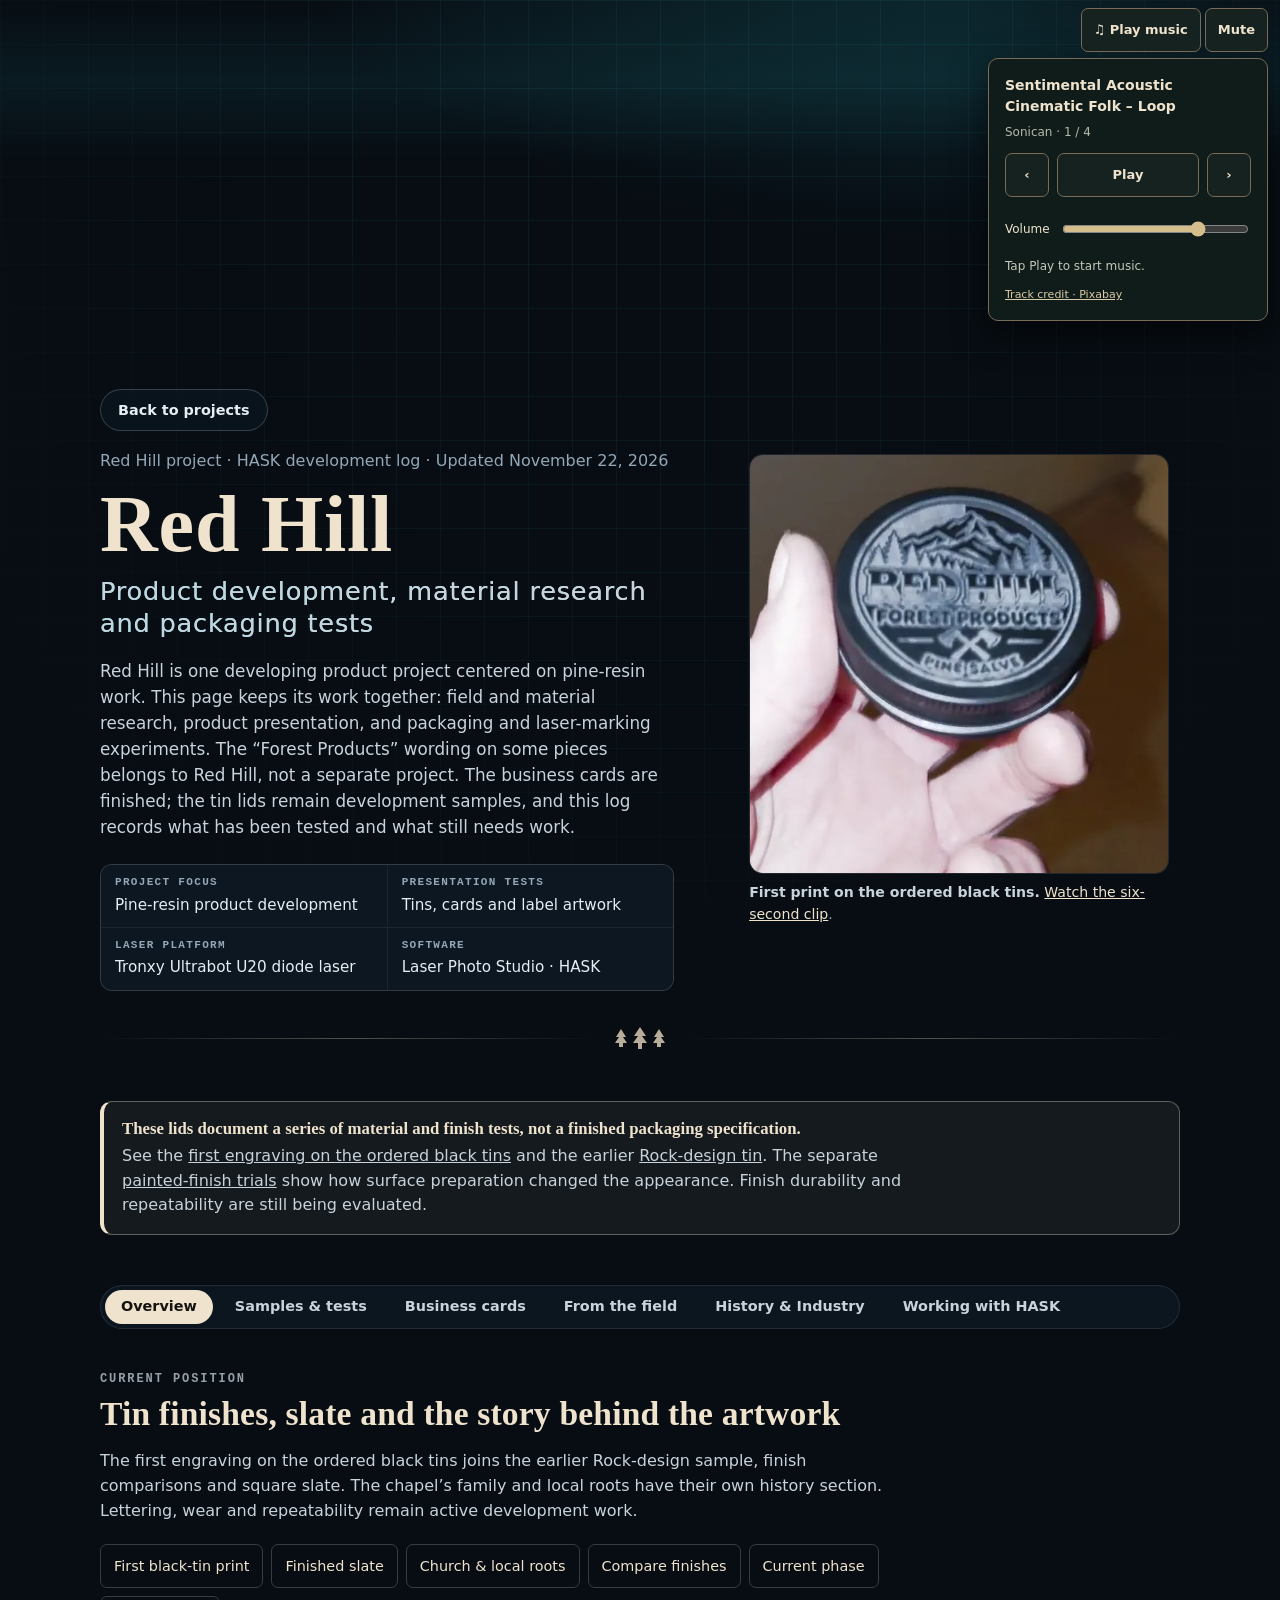
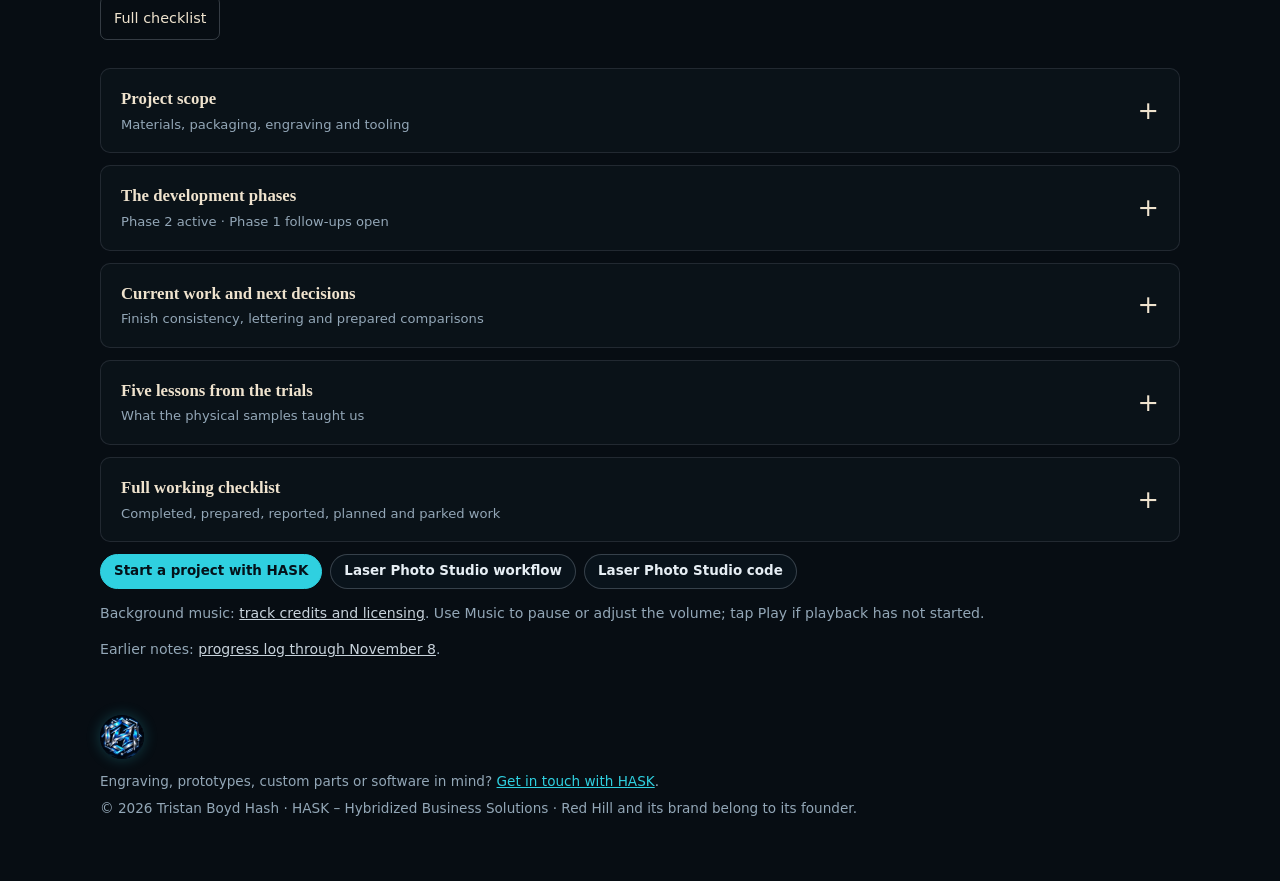
<file: red-hill/index.html>
<!doctype html>
<html lang="en">
  <head>
    <meta charset="utf-8" />
    <meta name="viewport" content="width=device-width, initial-scale=1" />
    <title>Red Hill project · HASK development and test record</title>
    <meta name="description" content="Red Hill product development, packaging alternatives, tin-finish comparisons and recorded laser tests." />
    <meta name="theme-color" content="#070d13" />
    <link rel="canonical" href="https://tboy450.github.io/red-hill/" />
    <link rel="icon" href="../favicon-32.png" sizes="32x32" type="image/png" />
    <meta property="og:type" content="article" />
    <meta property="og:title" content="Red Hill project · HASK development log" />
    <meta property="og:description" content="Red Hill product development and packaging research, including copper-tone, painted and prefinished tin comparisons." />
    <meta property="og:url" content="https://tboy450.github.io/red-hill/" />
    <meta property="og:image" content="https://tboy450.github.io/assets/video/red-hill-first-black-tin-20261121-cover.webp" />
    <meta property="og:image:alt" content="First ordered black tin with the engraved Red Hill Forest Products and Pine Salve design" />
    <link rel="stylesheet" href="../assets/site.css?v=logo-20261119" />
    <style>
      /* Red Hill touches, this page only: engraved serif type, cream-on-ink panel, brushed metal. */
      .rh {
        --ink: #15130f;
        --cream: #efe3ce;
        --cream-2: #e4d6bd;
        --cream-line: rgba(21, 19, 15, 0.16);
        --slab: Rockwell, "Rockwell Nova", "Roboto Slab", "Clarendon", "Century Schoolbook", Georgia, serif;
        max-width: 1080px;
      }
      .rh section { margin: 0 0 64px; }
      .rh section > p, .rh .prose p { max-width: 70ch; color: var(--silver); }
      .rh h2 { font: 700 clamp(1.5rem, 3.2vw, 2.1rem)/1.15 var(--slab); text-transform: none; letter-spacing: 0.005em; color: var(--cream); margin: 0 0 14px; }
      .rh h3 { font: 700 1.05rem/1.3 var(--slab); color: var(--cream); margin: 0 0 6px; }
      .eyebrow { font: 600 12px/1 var(--mono); letter-spacing: 0.16em; text-transform: uppercase; color: var(--cream-2); opacity: 0.75; margin: 0 0 10px; }
      .rh figure { margin: 0; }
      .rh figure img { width: 100%; border: 1px solid var(--line); border-radius: var(--radius); background: #0b0f13; }
      .rh figcaption { margin-top: 8px; color: var(--muted); font-size: 0.88rem; }
      .rh figcaption b { color: var(--silver); font-weight: 600; }
      .grid2, .grid3 { display: grid; gap: 22px; align-items: start; }
      .grid2 { grid-template-columns: repeat(auto-fit, minmax(min(100%, 300px), 1fr)); }
      .grid3 { grid-template-columns: repeat(auto-fit, minmax(min(100%, 220px), 1fr)); }
      .split { display: grid; grid-template-columns: 1fr 1fr; gap: clamp(22px, 4vw, 44px); align-items: start; }
      .status { display: inline-block; margin-left: 6px; padding: 1px 8px; border: 1px solid var(--line-strong); border-radius: 99px; font: 600 11px/1.6 var(--mono); color: var(--muted); vertical-align: 2px; }
      .status.done { color: var(--green); border-color: rgba(78, 224, 138, 0.35); }

      /* Hero */
      .rh-hero { display: grid; grid-template-columns: 1.3fr 1fr; gap: clamp(24px, 5vw, 64px); align-items: center; padding: clamp(28px, 6vw, 60px) 0 36px; }
      .rh-hero .sub { margin: 18px 0 0; }
      .rh-hero h1 { font: 700 clamp(2.8rem, 7.5vw, 5rem)/1 var(--slab); color: var(--cream); margin: 10px 0 0; letter-spacing: 0.01em; }
      .rh-hero h1 span { display: block; font: 300 clamp(1.1rem, 2.5vw, 1.6rem)/1.25 var(--sans); color: var(--silver); margin-top: 12px; }
      .lede { color: var(--silver); max-width: 54ch; margin: 18px 0 0; font-size: 1.05rem; }
      .facts { display: grid; grid-template-columns: repeat(2, minmax(0, 1fr)); gap: 1px; margin: 24px 0 0; background: var(--line); border: 1px solid var(--line); border-radius: 12px; overflow: hidden; }
      .facts div { background: var(--panel); padding: 10px 14px; }
      .facts dt { font: 600 11px/1.3 var(--mono); letter-spacing: 0.12em; text-transform: uppercase; color: var(--muted); }
      .facts dd { margin: 4px 0 0; font-size: 0.95rem; }
      .lid {
        position: relative; aspect-ratio: 1; width: min(100%, 400px); justify-self: center; border-radius: 50%;
        background:
          radial-gradient(circle, #a9aeb2 0 64%, transparent 64.4%),
          repeating-conic-gradient(from 8deg, rgba(255,255,255,0.05) 0 2deg, rgba(0,0,0,0.07) 2deg 4deg),
          conic-gradient(from 210deg, #6f767c, #d9dde0, #80878d, #c4c9cc, #5f666c, #b8bdc1, #6f767c);
        box-shadow: 0 30px 60px rgba(0,0,0,0.45), inset 0 0 0 2px rgba(255,255,255,0.08);
      }
      .lid img { position: absolute; inset: 9%; width: 82%; height: 82%; border: 0; border-radius: 50%; background: none; }
      .lid::after { content: ""; position: absolute; inset: 0; border-radius: 50%; background: linear-gradient(135deg, rgba(255,255,255,0.16), transparent 42%); pointer-events: none; }

      /* Tabs: shown only when the script runs; without it every section stays on one page */
      .tabs { position: sticky; top: 0; z-index: 5; margin: 0 0 34px; padding: 10px 0; background: linear-gradient(var(--bg) 82%, transparent); }
      .tablist { display: flex; gap: 6px; overflow-x: auto; scrollbar-width: none; padding: 4px; border: 1px solid var(--line); border-radius: 99px; background: rgba(12, 23, 33, 0.92); backdrop-filter: blur(6px); }
      .tablist::-webkit-scrollbar { display: none; }
      @media (max-width: 760px) { .tablist { -webkit-mask-image: linear-gradient(90deg, #000 82%, transparent); mask-image: linear-gradient(90deg, #000 82%, transparent); } }
      .tablist a { flex: 0 0 auto; padding: 8px 16px; border-radius: 99px; color: var(--silver); font: 600 0.9rem/1.2 var(--sans); text-decoration: none; white-space: nowrap; }
      .tablist a:hover { color: var(--cream); background: rgba(239, 227, 206, 0.08); }
      .tablist a[aria-selected="true"] { background: var(--cream); color: var(--ink); }
      .tablist a:focus-visible { outline: 2px solid var(--cream); outline-offset: 2px; }
      .panel-title { position: absolute; width: 1px; height: 1px; overflow: hidden; clip: rect(0 0 0 0); white-space: nowrap; }
      .js-tabs .tab-panel[hidden] { display: none; }
      .tab-panel:focus { outline: none; }
      .tab-panel > section, .tab-panel > .process, .tab-panel > .checklist { scroll-margin-top: 80px; }
      .rh [id] { scroll-margin-top: 80px; }
      .panel-foot { display: flex; flex-wrap: wrap; align-items: center; gap: 10px 16px; margin: -24px 0 56px; color: var(--muted); font-size: 0.92rem; }
      .panel-foot a { color: var(--cream-2); }

      /* Pine rule */
      .pine-rule { display: flex; align-items: center; gap: 14px; color: var(--cream-2); margin: 0 0 52px; opacity: 0.8; }
      .pine-rule::before, .pine-rule::after { content: ""; flex: 1; height: 1px; background: linear-gradient(90deg, transparent, rgba(239,227,206,0.4), transparent); }
      .pine-rule svg { width: 54px; height: 22px; }

      /* Process timeline: cream "label" panel with ink type and a brushed-metal rail */
      .process { background: var(--cream); color: var(--ink); border-radius: 18px; padding: clamp(22px, 4vw, 40px); box-shadow: inset 0 0 0 1px var(--cream-line), inset 0 0 0 7px var(--cream), inset 0 0 0 8px var(--cream-line); }
      .process h2 { color: var(--ink); }
      .process .eyebrow { color: #6b5a3e; opacity: 1; }
      .process > p { color: #3b352b; max-width: 70ch; }
      .steps { list-style: none; margin: 26px 0 0; padding: 0; display: grid; grid-template-columns: repeat(4, minmax(0, 1fr)); gap: 28px 22px; position: relative; }
      .steps::before {
        display: none; content: ""; position: absolute; left: 3%; right: 3%; top: 19px; height: 4px; border-radius: 4px;
        background: repeating-linear-gradient(90deg, rgba(255,255,255,0.25) 0 1px, transparent 1px 3px), linear-gradient(90deg, #6b7278, #c9ced2, #7a8187, #b4b9bd);
      }
      .steps li { position: relative; padding-top: 52px; }
      .steps .n {
        position: absolute; top: 0; left: 0; width: 42px; height: 42px; border-radius: 50%; display: grid; place-items: center;
        font: 700 1rem/1 var(--slab); color: var(--ink);
        background: radial-gradient(circle at 35% 30%, #fbfbfb, #b3b9be 60%, #80878c);
        box-shadow: 0 0 0 4px var(--cream), 0 0 0 5px rgba(21,19,15,0.35);
      }
      .steps li.next .n { background: var(--cream); color: #6b5a3e; box-shadow: 0 0 0 4px var(--cream), 0 0 0 5px rgba(21,19,15,0.35); border: 1px dashed #6b5a3e; }
      .steps h3 { color: var(--ink); font-size: 0.98rem; }
      .steps .when { font: 600 11.5px/1.3 var(--mono); color: #7b4a2a; }
      .steps p { margin: 6px 0 0; color: #4a4337; font-size: 0.86rem; line-height: 1.45; }


      .phase-heading { display:flex; align-items:start; justify-content:space-between; gap:20px; flex-wrap:wrap; margin-top:32px; padding-top:26px; border-top:1px solid var(--cream-line); }
      .phase-heading h3 { color:var(--ink); font-size:clamp(1.3rem,3vw,1.8rem); margin:0; }
      .phase-state { display:inline-block; padding:6px 10px; border:1px solid #8d7556; border-radius:5px; color:#57442b; font:600 .75rem/1.4 var(--mono); }
      .phase-state.active { background:#234b43; border-color:#234b43; color:#fff7e9; }
      .phase-open { margin-top:26px; padding:20px 24px; background:#e1d3b9; border-left:3px solid #84653a; border-radius:3px 9px 9px 3px; }
      .phase-open h4 { margin:0 0 8px; color:var(--ink); font-size:1rem; }
      .phase-open ul { padding-left:20px; margin:0; color:#3b352b; font-size:.92rem; }
      .phase-open li + li { margin-top:7px; }
      .phase-two { display:grid; grid-template-columns:repeat(2,minmax(0,1fr)); gap:20px 26px; list-style:none; padding:0; margin:24px 0 0; }
      .phase-two li { border-top:1px solid var(--cream-line); padding-top:14px; }
      .phase-two h4 { color:var(--ink); font-size:1.05rem; margin:7px 0; }
      .phase-two p { color:#4a4337; font-size:.92rem; margin:0; }
      .process a { color:#68451c; text-underline-offset:3px; }
      .phase-two .when { font:600 .73rem/1.4 var(--mono); color:#6b5a3e; text-transform:uppercase; }
      @media(max-width:760px) { .phase-two { grid-template-columns:1fr; } }

      /* Settings table, stacks to cards on phones */
      .table-wrap { border: 1px solid var(--line); border-radius: 12px; overflow: hidden; background: var(--panel); margin: 18px 0 10px; }
      table { border-collapse: collapse; width: 100%; font-size: 0.9rem; }
      th, td { text-align: left; padding: 10px 12px; border-bottom: 1px solid var(--line); vertical-align: top; }
      th { font: 600 11px/1.3 var(--mono); letter-spacing: 0.1em; text-transform: uppercase; color: var(--muted); background: var(--panel-2); }
      tbody tr:last-child td { border-bottom: 0; }
      td.num { font-family: var(--mono); font-size: 0.84rem; }
      td:first-child { color: var(--text); font-weight: 600; }
      td { color: var(--silver); }
      .note { color: var(--muted); font-size: 0.88rem; }

      .card-note { background: var(--panel); border: 1px solid var(--line); border-left: 3px solid var(--cream-2); border-radius: 12px; padding: 16px 18px; }
      .card-note ul { margin: 8px 0 0; padding-left: 18px; color: var(--silver); }
      .card-note li { margin: 4px 0; }
      .stat { font: 700 2.1rem/1 var(--slab); color: var(--cream); margin-right: 6px; }
      .lessons { list-style: none; padding: 0; margin: 18px 0 0; display: grid; grid-template-columns: repeat(auto-fit, minmax(min(100%, 230px), 1fr)); gap: 14px; }
      .lessons li { background: var(--panel); border: 1px solid var(--line); border-radius: 12px; padding: 14px 16px; color: var(--silver); font-size: 0.93rem; }
      .lessons b { display: block; font: 700 1rem/1.3 var(--slab); color: var(--cream); margin-bottom: 4px; }
      .hask-steps { list-style: none; counter-reset: hs; margin: 20px 0 18px; padding: 0; display: grid; grid-template-columns: repeat(auto-fit, minmax(min(100%, 230px), 1fr)); gap: 12px; }
      .hask-steps li { counter-increment: hs; }
      .hask-steps a { display: block; height: 100%; padding: 14px 16px 14px 52px; position: relative; text-decoration: none; background: var(--panel); border: 1px solid var(--line); border-radius: 12px; transition: border-color .2s; }
      .hask-steps a:hover { border-color: var(--cream-2); }
      .hask-steps a::before { content: counter(hs); position: absolute; left: 14px; top: 14px; width: 26px; height: 26px; border-radius: 50%; display: grid; place-items: center; font: 700 0.85rem/1 var(--slab); color: var(--ink); background: var(--cream); }
      .hask-steps b { display: block; font: 700 1rem/1.3 var(--slab); color: var(--cream); margin-bottom: 4px; }
      .hask-steps span { color: var(--silver); font-size: 0.9rem; }
      /* Working checklist */
      .checklist { margin-top: 56px; }
      .legend { list-style: none; display: flex; flex-wrap: wrap; gap: 8px 18px; margin: 16px 0 6px; padding: 0; color: var(--muted); font-size: 0.86rem; }
      .legend b { color: var(--text); margin-right: 4px; }
      .tally { margin: 6px 0 18px; font: 600 12px/1.4 var(--mono); letter-spacing: 0.06em; color: var(--cream-2); }
      .cl-grid { display: grid; grid-template-columns: repeat(auto-fit, minmax(min(100%, 300px), 1fr)); gap: 14px; align-items: start; }
      .cl { background: var(--panel); border: 1px solid var(--line); border-radius: 12px; padding: 14px 16px 10px; }
      .cl h3 { font-size: 1rem; margin: 0 0 8px; }
      .cl ul { list-style: none; margin: 0; padding: 0; }
      .cl li, .legend li { position: relative; padding-left: 26px; }
      .cl li { margin: 0 0 7px; color: var(--silver); font-size: 0.9rem; line-height: 1.4; }
      .cl li::before, .legend li::before { position: absolute; left: 0; top: 1px; width: 17px; height: 17px; border-radius: 50%; display: grid; place-items: center; font: 700 11px/1 var(--sans); }
      .cl li.done::before, .legend li.done::before { content: "✓"; background: rgba(78, 224, 138, 0.16); color: var(--green); border: 1px solid rgba(78, 224, 138, 0.45); }
      .cl li.prep::before, .legend li.prep::before { content: ""; background: linear-gradient(90deg, var(--cream-2) 50%, transparent 50%); border: 1px solid var(--cream-2); }
      .cl li.next::before, .legend li.next::before { content: ""; border: 1px dashed var(--muted); }
      .cl li.reported::before, .legend li.reported::before { content: "•"; color: var(--cream-2); border: 1px solid var(--cream-2); font-size: 15px; line-height: 12px; text-align: center; }
      .cl li.deferred::before, .legend li.deferred::before { content: "–"; color: var(--muted); border: 1px dashed var(--muted); text-align: center; }
      .cl li.next, .cl li.deferred { color: var(--muted); }
      .credit-list { display: grid; grid-template-columns: repeat(auto-fit, minmax(min(100%, 280px), 1fr)); gap: 12px; margin: 16px 0 10px; }
      .credit-list div { background: var(--panel); border: 1px solid var(--line); border-top: 3px solid var(--cream-2); border-radius: 12px; padding: 14px 16px; }
      .credit-list dt { font: 700 1rem/1.3 var(--slab); color: var(--cream); margin-bottom: 4px; }
      .credit-list dd { margin: 0; color: var(--silver); font-size: 0.92rem; }
      .field-vids { display: grid; grid-template-columns: repeat(auto-fit, minmax(min(100%, 220px), 1fr)); gap: 18px; margin: 18px 0 10px; align-items: start; }
      .field-vids figure.vid { max-width: 320px; justify-self: center; }
      .small-link { color: var(--muted); font-size: 0.88rem; }
      .small-link a { color: var(--silver); }


      .rh .process > p { color: #3b352b; }
      /* Stage galleries: thumbnails open full size in a lightbox */
      .gallery { display: grid; grid-template-columns: repeat(auto-fill, minmax(min(100%, 180px), 1fr)); gap: 14px; margin: 20px 0 0; }
      .gallery .g a { display: block; aspect-ratio: 1; overflow: hidden; border: 1px solid var(--line); border-radius: 12px; background: #0b0f13; }
      .gallery .g img { width: 100%; height: 100%; object-fit: cover; border: 0; border-radius: 0; transition: transform .25s ease; }
      .gallery .g a:hover img { transform: scale(1.04); }
      .gallery .g.wide { grid-column: span 2; }
      .gallery .g.wide a { aspect-ratio: 2 / 1; }
      .gallery .g.fit img { object-fit: contain; background: #fff; }
      .gallery .g.fit.dark img { background: #000; }
      .rh .pair-title { margin: 34px 0 0; }
      .gallery.pair { margin-top: 12px; }
      .gallery.pair .g.wide a { aspect-ratio: 16 / 9; }
      .gallery .g a { position: relative; }
      .gallery .g.sample a::after, .rh figure.vid.sample::before {
        content: "Test sample"; position: absolute; top: 8px; left: 8px; z-index: 1; padding: 2px 8px; border-radius: 99px;
        background: rgba(21, 19, 15, 0.82); border: 1px solid rgba(239, 227, 206, 0.45); color: var(--cream);
        font: 600 10.5px/1.5 var(--mono); letter-spacing: 0.06em; text-transform: uppercase; pointer-events: none;
      }
      .rh figure.vid { position: relative; }
      .rh figure.vid.sample::before { top: 10px; left: 10px; }
      .notice { display: flex; gap: 14px; align-items: flex-start; margin: 0 0 40px; padding: 16px 18px; border: 1px solid rgba(239, 227, 206, 0.35); border-left: 4px solid var(--cream); border-radius: 12px; background: rgba(239, 227, 206, 0.06); }
      .notice strong { display: block; font: 700 1.05rem/1.3 var(--slab); color: var(--cream); margin-bottom: 4px; }
      .notice p { margin: 0; color: var(--silver); max-width: 78ch; }
      .lid-note { margin: 10px 0 0; text-align: center; color: var(--muted); font-size: 0.82rem; }
      .lid-wrap { justify-self: center; width: min(100%, 400px); }
      .lid-wrap .lid { width: 100%; }
      .gallery .g.pano { grid-column: 1 / -1; max-width: 760px; }
      .gallery.quad { grid-template-columns: repeat(4, minmax(0, 1fr)); }
      .gallery .g.pano.diagram { max-width: none; }
      .gallery.combo { grid-template-columns: repeat(4, minmax(0, 1fr)); }
      @media (max-width: 760px) { .gallery.combo { grid-template-columns: repeat(2, minmax(0, 1fr)); } }
      .gallery .g.pano.diagram a { aspect-ratio: 1600 / 645; }
      #line-dot-test-plan .g.pano.diagram a { aspect-ratio: 2400 / 2010; }
      @media (max-width: 760px) { .gallery.quad { grid-template-columns: repeat(2, minmax(0, 1fr)); } }
      .gallery .g.pano a { aspect-ratio: 1600 / 563; }
      .rh figure.vid { max-width: 320px; width: 100%; justify-self: center; }
      .rh figure.vid video { display: block; width: 100%; height: auto; aspect-ratio: 9 / 16; object-fit: cover; background: #000; border: 1px solid var(--line); border-radius: var(--radius); }
      .latest-hero { max-width: 420px; justify-self: center; }
      .latest-hero img { aspect-ratio: 1; object-fit: cover; }
      .latest-hero figcaption a { color: var(--cream); }
      .latest-lid { padding: clamp(20px, 4vw, 32px); border: 1px solid rgba(239,227,206,.24); border-radius: 18px; background: linear-gradient(135deg, rgba(165,116,66,.12), transparent 65%), var(--panel); }
      .latest-lid .split { align-items: center; }
      .gallery.coatings { grid-template-columns: repeat(3, minmax(0, 1fr)); }
      .gallery.coatings .g a { aspect-ratio: 4 / 3; }
      .latest-links { display: flex; flex-wrap: wrap; gap: 10px; margin: 20px 0 0; }
      @media (max-width: 620px) { .gallery.coatings { grid-template-columns: 1fr; } .latest-lid .vid { order: -1; } }
      .lb { padding: 0; border: 0; background: transparent; max-width: min(1100px, 94vw); max-height: 92vh; overflow: visible; }
      .lb::backdrop { background: rgba(4, 7, 10, 0.88); }
      .lb img { display: block; max-width: 100%; max-height: 80vh; margin: 0 auto; border-radius: 10px; }
      .lb p { margin: 10px 0 0; color: var(--silver); text-align: center; font-size: 0.92rem; }
      .lb button { position: fixed; top: 14px; right: 16px; width: 42px; height: 42px; border-radius: 50%; border: 1px solid var(--line-strong); background: var(--panel); color: var(--text); font-size: 1.3rem; cursor: pointer; }
      .lb .prev, .lb .next { top: 50%; transform: translateY(-50%); }
      .lb .prev { left: 12px; right: auto; }
      .lb .next { right: 12px; }
      @media (max-width: 760px) { .gallery { grid-template-columns: repeat(2, minmax(0, 1fr)); } .gallery .g.wide { grid-column: 1 / -1; } }
      @media (max-width: 900px) {
        .steps { grid-template-columns: 1fr; gap: 20px; }
        .steps::before { left: 19px; right: auto; top: 4px; bottom: 4px; width: 4px; height: auto;
          background: repeating-linear-gradient(0deg, rgba(255,255,255,0.25) 0 1px, transparent 1px 3px), linear-gradient(180deg, #6b7278, #c9ced2, #7a8187, #b4b9bd); }
        .steps li { padding: 0 0 0 60px; min-height: 42px; }
      }
      @media (max-width: 760px) {
        .rh-hero, .split { grid-template-columns: 1fr; }
        .lid-wrap { width: min(70vw, 290px); order: -1; }
        .table-wrap { border: 0; background: none; overflow: visible; }
        table, tbody, tr, td { display: block; }
        thead { display: none; }
        tr { background: var(--panel); border: 1px solid var(--line); border-radius: 12px; margin: 0 0 10px; padding: 6px 0; }
        td { border: 0; padding: 4px 14px; }
        td[data-label]::before { content: attr(data-label); display: block; font: 600 10.5px/1.4 var(--mono); letter-spacing: 0.1em; text-transform: uppercase; color: var(--muted); }
        td:first-child { padding-top: 8px; font: 700 1rem/1.3 var(--slab); color: var(--cream); }
      }

      .knowledge-nav { position:sticky; top:65px; z-index:4; background:var(--bg); display:flex; flex-wrap:wrap; gap:8px; margin:22px 0 30px; border-bottom:1px solid var(--line); padding-bottom:16px; }
      .knowledge-nav a { padding:10px 14px; color:var(--silver); text-decoration:none; border:1px solid var(--line); border-radius:7px; font:600 .9rem/1.2 var(--sans); }
      .knowledge-nav a[aria-selected="true"] { background:var(--cream); color:var(--ink); border-color:var(--cream); }
      .rh .knowledge-panel { scroll-margin-top:150px; }
      .knowledge-panel[hidden] { display:none; }
      .history-lead { display:grid; grid-template-columns:1fr 1.1fr; gap:clamp(22px,4vw,48px); align-items:center; }
      .history-photo { margin:0; }
      .history-photo img { display:block; width:100%; height:auto; border-radius:10px; }
      .history-photo figcaption,.source-note { color:var(--muted); font-size:.8rem; line-height:1.6; margin-top:12px; }
      .history-photo a,.source-note a { color:var(--cream-2); }
      .material-map { padding:clamp(18px,3vw,32px); background:#efe3ce; color:#211c14; border-radius:14px; margin:24px 0; }
      .material-map h3 { color:#211c14; margin-top:0; }
      .map-route { display:grid; grid-template-columns:1fr 32px 1.35fr; gap:12px; align-items:center; margin:18px 0; }
      .map-input { border-left:3px solid #86653e; padding:10px 14px; }
      .map-input b,.map-output b { display:block; font-family:var(--slab); }
      .map-input small,.map-output small { display:block; font-size:.85rem; line-height:1.5; margin-top:4px; }
      .map-output { background:#dfcfb0; padding:14px; border-radius:8px; }
      .map-arrow { font-size:1.8rem; color:#74522a; text-align:center; }
      .material-map > p { color:#51432e; font-size:.85rem; margin-bottom:0; }
      .material-map a { color:#654018; }
      .term-list { display:grid; grid-template-columns:repeat(2,minmax(0,1fr)); gap:0 30px; margin:20px 0; }
      .term-list > div { padding:17px 0; border-top:1px solid var(--line); }
      .term-list dt { font:700 1.1rem/1.4 var(--slab); color:var(--cream); }
      .term-list dd { margin:7px 0 0; color:var(--silver); font-size:.92rem; }
      .knowledge-panel details { border-top:1px solid var(--line); padding:18px 0; }
      .knowledge-panel summary { cursor:pointer; color:var(--cream); font:700 1.12rem/1.5 var(--slab); }
      .knowledge-panel details p { max-width:76ch; }
      .use-band { display:grid; grid-template-columns:70px 1fr; gap:18px; padding:22px 0; border-top:1px solid var(--line); align-items:start; }
      .use-band svg { width:64px; height:64px; color:var(--cream-2); }
      .use-band h3 { margin:0 0 8px; }.use-band p { margin:0; }
      .research-status { font:600 .73rem/1.5 var(--mono); text-transform:uppercase; letter-spacing:.05em; color:var(--cream-2); }
      .episode-list { padding:0; list-style:none; counter-reset:episode; }
      .episode-list li { padding:20px 0 20px 52px; border-top:1px solid var(--line); position:relative; counter-increment:episode; }
      .episode-list li::before { content:counter(episode,decimal-leading-zero); position:absolute; left:0; top:21px; font:600 1rem/1.5 var(--mono); color:var(--cream-2); }
      .episode-list h3 { margin:0 0 8px; font-size:1.15rem; }.episode-list p { margin:0; font-size:.94rem; }
      .episode-list .relevance { font-size:.85rem; color:var(--muted); margin-top:7px; }
      @media(max-width:760px) { .rh .knowledge-panel { scroll-margin-top:200px; } .history-lead,.term-list { grid-template-columns:1fr; }.map-route { grid-template-columns:1fr; gap:3px; }.map-arrow { transform:rotate(90deg); }.use-band { grid-template-columns:48px 1fr; gap:12px; }.use-band svg { width:44px;height:44px; } }

      .panel-intro { margin:0 0 28px; max-width:78ch; }
      .panel-intro p { color:var(--silver); }
      .route-links { display:flex; flex-wrap:wrap; gap:8px; margin:20px 0; }
      .route-links a { padding:10px 13px; border:1px solid var(--line-strong); border-radius:7px; color:var(--cream); text-decoration:none; font-size:.9rem; }
      .route-links a:hover,.route-links a:focus-visible { background:var(--panel); border-color:var(--cream-2); }
      .record-fold { margin:0 0 12px; border:1px solid var(--line); border-radius:10px; background:rgba(14,23,29,.6); }
      .record-fold > summary { display:flex; align-items:center; gap:14px; padding:18px 20px; cursor:pointer; list-style:none; color:var(--cream); min-height:76px; }
      .record-fold > summary::-webkit-details-marker { display:none; }
      .record-fold > summary::after { content:'+'; margin-left:auto; font:400 1.6rem/1 var(--sans); }
      .record-fold[open] > summary::after { content:'−'; }
      .record-fold > summary b { display:block; font:700 1.05rem/1.4 var(--slab); }
      .record-fold > summary small { display:block; color:var(--muted); font:.82rem/1.5 var(--sans); margin-top:4px; }
      .record-fold > summary:focus-visible,.knowledge-panel summary:focus-visible { outline:2px solid var(--cream); outline-offset:3px; }
      .record-body { padding:8px clamp(14px,3vw,24px) 22px; }
      .rh .record-body > section { margin:0; }
      .record-body .process { padding:24px; }
      .record-body .hask-steps { margin-top:0; }
      .rh .field-vids { display:grid; grid-template-columns:repeat(3,minmax(0,1fr)); gap:14px; align-items:start; }
      .field-film > summary { padding:12px; align-items:center; }
      .field-film > summary img { width:62px; height:82px; object-fit:cover; border-radius:5px; }
      .field-film > summary b { font-size:.93rem; }.field-film > summary::after { font-size:1.2rem; }
      .field-film .record-body { padding:0 12px 14px; }
      .field-film video { width:100%; height:auto; max-height:65vh; }
      .episode-list li { padding-top:0; padding-bottom:0; }.episode-list li::before { top:18px; }
      .episode-list details { border:0; }.episode-body { padding:10px 0 20px; }
      @media(max-width:760px) { .rh .field-vids { grid-template-columns:1fr; }.field-film > summary img { width:62px; height:82px; }.record-fold > summary { padding:16px; }.record-body .process { padding:20px; } }
      .mobile-section-select { display:none; }
      @media(max-width:620px) { .js-tabs .mobile-section-select { display:flex; gap:12px; align-items:center; color:var(--muted); font:.75rem/1.4 var(--sans); }.mobile-section-select select { min-width:0; flex:1; min-height:44px; padding:9px 30px 9px 12px; border:1px solid var(--line-strong); border-radius:8px; background:#14211e; color:var(--cream); font:600 .9rem/1.3 var(--sans); }.tabs .tablist { display:none; } }
      .heritage-thread { display:grid;grid-template-columns:repeat(3,minmax(0,1fr));gap:14px;margin:20px 0 28px; }
      .heritage-thread .when { display:block;margin-bottom:10px;color:var(--cream-2);font:.72rem/1.5 var(--mono); }
      .heritage-thread h4 { font-size:1.1rem;margin:0 0 10px; }
      .heritage-thread p { color:var(--silver);font-size:.94rem; }
      @media(max-width:760px) { .heritage-thread {grid-template-columns:1fr;} }
    </style>
  <link rel="stylesheet" href="../assets/red-hill-player.css?v=20261117-minimize" />
  </head>
  <body>
    <div class="bg" aria-hidden="true"></div>
    <main class="wrap rh">
      <header class="rh-hero">
        <div>
          <a class="btn" href="https://tboy450.github.io/">Back to projects</a>
          <p class="sub">Red Hill project · HASK development log · Updated November 22, 2026</p>
          <h1>Red Hill <span>Product development, material research and packaging tests</span></h1>
          <p class="lede">Red Hill is one developing product project centered on pine-resin work. This page keeps its work together: field and material research, product presentation, and packaging and laser-marking experiments. The “Forest Products” wording on some pieces belongs to Red Hill, not a separate project. The business cards are finished; the tin lids remain development samples, and this log records what has been tested and what still needs work.</p>
          <dl class="facts">
            <div><dt>Project focus</dt><dd>Pine-resin product development</dd></div>
            <div><dt>Presentation tests</dt><dd>Tins, cards and label artwork</dd></div>
            <div><dt>Laser platform</dt><dd>Tronxy Ultrabot U20 diode laser</dd></div>
            <div><dt>Software</dt><dd>Laser Photo Studio · HASK</dd></div>
          </dl>
        </div>
        <figure class="latest-hero"><a href="#latest-lid"><img src="../assets/video/red-hill-first-black-tin-20261121-cover.webp" width="640" height="640" alt="A hand holding the first ordered black tin, engraved with the Red Hill Forest Products design" /></a><figcaption><b>First print on the ordered black tins.</b> <a href="#latest-lid">Watch the six-second clip</a>.</figcaption></figure>
      </header>

      <div class="pine-rule" aria-hidden="true">
        <svg viewBox="0 0 54 22" fill="currentColor"><path d="M8 2 3 10h3l-4 6h4v4h4v-4h4l-4-6h3z"/><path d="M27 0l-6 9h4l-5 7h5v6h4v-6h5l-5-7h4z"/><path d="M46 2l-5 8h3l-4 6h4v4h4v-4h4l-4-6h3z"/></svg>
      </div>

      <aside class="notice" aria-label="About these photos and finish tests">
        <div><strong>These lids document a series of material and finish tests, not a finished packaging specification.</strong>
        <p>See the <a href="#latest-lid">first engraving on the ordered black tins</a> and the earlier <a href="#rock-design-tin">Rock-design tin</a>. The separate <a href="#coating-trials">painted-finish trials</a> show how surface preparation changed the appearance. Finish durability and repeatability are still being evaluated.</p></div>
      </aside>

      <nav class="tabs" aria-label="Case study sections" hidden>
        <label class="mobile-section-select">Project section<select aria-label="Project section"><option value="overview">Overview</option><option value="lid-tests">Samples &amp; tests</option><option value="business-cards">Business cards</option><option value="from-the-field">From the field</option><option value="knowledge">History &amp; Industry</option><option value="working-with-hask">Working with HASK</option></select></label>
        <div class="tablist" role="tablist">
          <a role="tab" id="tab-overview" href="#overview" aria-controls="overview">Overview</a>
          <a role="tab" id="tab-lid-tests" href="#lid-tests" aria-controls="lid-tests">Samples &amp; tests</a>
          <a role="tab" id="tab-business-cards" href="#business-cards" aria-controls="business-cards">Business cards</a>
          <a role="tab" id="tab-from-the-field" href="#from-the-field" aria-controls="from-the-field">From the field</a>
          <a role="tab" id="tab-knowledge" href="#knowledge" aria-controls="knowledge">History &amp; Industry</a>
          <a role="tab" id="tab-working-with-hask" href="#working-with-hask" aria-controls="working-with-hask">Working with HASK</a>
        </div>
      </nav>

      <div class="tab-panel" id="overview" role="tabpanel" aria-labelledby="tab-overview" tabindex="-1">
        <h2 class="panel-title">Overview</h2>
        <div class="panel-intro"><p class="eyebrow">Current position</p><h2>Tin finishes, slate and the story behind the artwork</h2><p>The first engraving on the ordered black tins joins the earlier Rock-design sample, finish comparisons and square slate. The chapel’s family and local roots have their own history section. Lettering, wear and repeatability remain active development work.</p><div class="route-links"><a href="#latest-lid">First black-tin print</a><a href="#red-hill-slate">Finished slate</a><a href="#local-roots">Church &amp; local roots</a><a href="#coating-trials">Compare finishes</a><a href="#phase-2">Current phase</a><a href="#checklist">Full checklist</a></div></div>


      <details class="record-fold"><summary><span><b>Project scope</b><small>Materials, packaging, engraving and tooling</small></span></summary><div class="record-body"><section aria-labelledby="red-hill-scope">
        <p class="eyebrow">Project overview</p>
        <h2 id="red-hill-scope">One Red Hill project, several lines of testing</h2>
        <p>Red Hill brings together the product concept and the work needed to develop it. The visible samples on this page are part of that development record; a promising test is not treated as a finished material choice, formulation or production method.</p>
        <div class="grid3">
          <div class="card-note"><h3>Product and material research</h3><p>Pine resin is central to the product direction. Ingredient selection, material identification, processing and formulation remain under evaluation; no final recipe is claimed here.</p></div>
          <div class="card-note"><h3>Presentation and packaging</h3><p>Tin artwork, card layouts and “Forest Products” wording were explored as presentation tests within Red Hill. They are not separate HASK projects or standalone product claims.</p></div>
          <div class="card-note"><h3>Engraving and tooling</h3><p>The lid tests record artwork, power/speed trials, tone interaction and a planned batch jig. The detailed machine results stay in the test history below.</p></div>
        </div>
      </section></div></details>

      <details class="record-fold" data-record="process"><summary><span><b>The development phases</b><small>Phase 2 active · Phase 1 follow-ups open</small></span></summary><div class="record-body">
<section class="process" aria-labelledby="process">
        <p class="eyebrow">Packaging development · November 2026</p>
        <h2 id="process">From foundation trials to finish refinement</h2>
        <p>The first eight checkpoints established what the artwork, laser and reflective lid could do. The new black-face tin starts a second phase. Earlier follow-ups stay open until their results are recorded.</p>
        <div class="phase-heading"><h3 id="phase-1">Phase 1 · Foundation trials</h3><span class="phase-state">Core trials documented · follow-ups open</span></div>
        <ol class="steps">
          <li><span class="n">1</span><h3>Artwork</h3><span class="when">Nov 7–8 · prepared</span><p>Chapel and verse art redrawn for a 45.72 mm face.</p></li>
          <li><span class="n">2</span><h3>First lids</h3><span class="when">Nov 8 · tested</span><p>Large shapes read; fine type is patchy.</p></li>
          <li><span class="n">3</span><h3>Full-verse lid</h3><span class="when">Nov 8–9 · tested</span><p>Two passes on one lid. The strongest sample at that point, with lettering still unresolved.</p></li>
          <li><span class="n">4</span><h3>Software check</h3><span class="when">Nov 9 · checked offline</span><p>Saved commands investigated; 77 offline tests at that revision.</p></li>
          <li><span class="n">5</span><h3>Power and speed ladder</h3><span class="when">Nov 10 · tested</span><p>165 patches burned across two jobs. Wipe results and shared zero still need closing out.</p></li>
          <li class="next"><span class="n">6</span><h3>Batch jig</h3><span class="when">Nov 10 · designed only</span><p>42-pocket tray and fit coupon prepared; neither printed nor fit-validated.</p></li>
          <li><span class="n">7</span><h3>Two-tone lids</h3><span class="when">Nov 11–12 · tested</span><p>The warm mark held; the fast-pass dark wiped off as soot.</p></li>
          <li><span class="n">8</span><h3>Tone combo test</h3><span class="when">Nov 12–13 · tested</span><p>Gold first survives; soot underneath blocks it. The three-tone route is parked.</p></li>
        </ol>
        <div class="phase-open">
          <h4>What still carries forward from Phase 1</h4>
          <ul>
            <li><b>Evidence:</b> pair each physical sample with its actual job, settings, zero point and before/after-wipe photographs.</li>
            <li><b>Prepared comparisons:</b> the sanded strips, DPI ladder and separate 33 mm/min package are not recorded as run.</li>
            <li><b>Lettering:</b> enlarge the small text and open its internal gaps; the requested revision is not yet applied.</li>
            <li><b>Workholding:</b> measure the tins and bed, print the fit coupon, then validate clearance before the full jig.</li>
          </ul>
        </div>
        <div class="card-note" id="product-directions"><p class="eyebrow">Proposed product directions · under discussion</p><h3>Two routes for different kinds of work</h3><div class="grid2"><div><h4>Decorative or custom · “Gold Label” concept</h4><p>The slower darker-copper finish, and possible rose-gold-looking variants, could suit decorative or individually commissioned pieces. “Gold Label” is a proposed tier name, rather than a precious-metal composition or an available product range.</p></div><div><h4>Starter range · coloured tins</h4><p>Black, blue or green prefabricated tins with a stainless-looking engraved design are the proposed direction for a more practical starter range on the current equipment. Finish consistency and batch timing still need to be established.</p></div></div><p>These directions are being evaluated; no launch, price, guaranteed finish or production rate is claimed.</p></div>
        <div class="phase-heading"><h3 id="phase-2">Phase 2 · Finish refinement</h3><span class="phase-state active">Active · samples under evaluation</span></div>
        <ol class="phase-two">
          <li><span class="when">01 / Physical samples documented · Nov 16–21</span><h4>Two black-tin samples</h4><p>The <a href="#rock-design-tin">November 16 Rock design</a> shows one approach. The <a href="#latest-lid">first engraving on the ordered black tins</a> uses the separate Forest Products / Pine Salve design.</p></li>
          <li><span class="when">02 / Appearance compared · validation open</span><h4>Choose a repeatable surface</h4><p>Matte black is the reported preference. Marker streaking and the flawed gloss recoat are recorded; cure, adhesion and wear remain untested here. <a href="#coating-trials">Compare the finishes</a>.</p></li>
          <li><span class="when">03 / Planned</span><h4>Refine lettering and exposure</h4><p>Apply the text revision, close the sample-to-job gaps, and compare speed and surface preparation with controlled records.</p></li>
          <li><span class="when">04 / Planned</span><h4>Prove the finish before a batch</h4><p>Check wipe resistance and wear, settle the container route, then validate workholding and document a repeatable small batch.</p></li>
        </ol>
      </section>
</div></details>

      <details class="record-fold" data-record="next"><summary><span><b>Current work and next decisions</b><small>Finish consistency, lettering and prepared comparisons</small></span></summary><div class="record-body">
<section aria-labelledby="next">
        <p class="eyebrow">Next · current work</p>
        <h2 id="next">What comes next</h2>
        <p>The next decisions depend on repeatable results and a clean record of what was actually tested. The active direction is no longer a three-tone laser lid.</p>
        <ul class="card-note" style="list-style:disc;padding-left:36px">
          <li><b>Reproduce the darker copper faster.</b> Use the current 24 mm/min result as the reference, then increase feed rate in controlled steps while holding the other relevant settings steady. Record the fastest setting that retains the same appearance, the run time, and whether the color survives wiping.</li>
          <li><b>Run the prepared three-strip comparison.</b> Use the prepared sanded-patch comparison as a separate surface condition; the exposed substrate remains unconfirmed, then compare it with the untouched area. Photograph and identify exactly what surface was exposed/prepared.</li>
          <li><b>Compare two black finishes.</b> Check cure, adhesion and wear on the <a href="#coating-trials">painted samples</a>. Record the setup and cleanup for the <a href="#latest-lid">ordered black-tin sample</a> before comparing its finish and repeatability.</li>
          <li><b>Keep the wider ladder in Laser Studio.</b> Refined power/speed ladders are a general material-research objective, potentially including identified steel or titanium stock after its exact grade, coating and suitability are established. They are not all Red Hill tin tests. <a href="https://tboy450.github.io/laser-studio/">See the Laser Studio research workflow</a>.</li>
          <li><b>Keep the evidence connected.</b> Maintain dated test records with artwork, settings, before/after-wipe photographs and the status of each run.</li>
          <li>Continue the prepared one-direction lettering comparison on a fresh lid and complete the fit-coupon/jig checks when the packaging route is clearer.</li>
        </ul>
      </section>
</div></details>

      <details class="record-fold" data-record="lessons"><summary><span><b>Five lessons from the trials</b><small>What the physical samples taught us</small></span></summary><div class="record-body">
<section aria-labelledby="lessons">
        <p class="eyebrow">What I learned</p>
        <h2 id="lessons">Five takeaways</h2>
        <div class="gallery">
          <figure class="g pano sample"><a href="../assets/workshop/red-hill-four-lids.webp" data-lb><img src="../assets/workshop/red-hill-four-lids-t.webp" width="520" height="183" loading="lazy" decoding="async" alt="Four engraved tin lids side by side" /></a><figcaption><b>Nov 8–10, left to right:</b> first chapel lid, a nearly blank lid (cause still unknown), the ladder lid and the full-verse lid.</figcaption></figure>
          </div>
        <ul class="lessons">
          <li><b>Type is the limit.</b>Lettering under about 1 mm is what breaks first on this lid.</li>
          <li><b>Context changes the mark.</b>The same art behaves differently with power, speed, direction and what's already on the lid.</li>
          <li><b>Map before you tune.</b>A ladder on a fresh lid is how to choose tones, not more passes.</li>
          <li><b>Batches need fixtures.</b>A jig is what turns a good test into repeatable work.</li>
          <li><b>Wipe before you judge.</b>The dark from fast passes was soot. A mark only counts once it survives a wipe. And burn gold first: soot underneath blocks it.</li>
        </ul>
      </section>
</div></details>

      <details class="record-fold" data-record="checklist"><summary><span><b>Full working checklist</b><small>Completed, prepared, reported, planned and parked work</small></span></summary><div class="record-body">
<section class="checklist" aria-labelledby="checklist">
        <p class="eyebrow">Across both phases</p>
        <h2 id="checklist">The working checklist</h2>
        <p>The timeline is the short version. The project runs on a checklist where every item carries a status, and an item never claims more than its evidence shows. Client and business items are kept off this page.</p>
        <ul class="legend" aria-label="Status key">
          <li class="done"><b>Done</b> run on the machine or completed, with a record</li>
          <li class="prep"><b>Prepared</b> file made and checked offline, not yet run</li>
          <li class="reported"><b>Reported</b> physical result shared; supporting record still incomplete</li>
          <li class="next"><b>Planned</b> next, not started</li>
          <li class="deferred"><b>Parked</b> historical idea, not in the active direction</li>
        </ul>
        <p class="tally"><span>27 done</span> · <span>7 prepared</span> · <span>2 reported · record pending</span> · <span>22 planned</span> · <span>1 parked</span></p>
        <div class="cl-grid">
          <div class="cl"><h3>Design and artwork</h3><ul>
            <li class="done">Chapel and full-verse art redrawn for a 45.72 mm (1.8 in) face</li>
            <li class="done">Dark- and light-lettering versions proofed for reflective tin</li>
            <li class="done">Woodcut card art prepared for black aluminum</li>
            <li class="next">Compare artwork and presentation against painted and prefinished black tin options</li>
          </ul></div>
          <div class="cl"><h3>Test engraving</h3><ul>
            <li class="done">First chapel lid, one pass</li>
            <li class="done">Second chapel lid, two passes</li>
            <li class="done">Separate masked detail and title touch-up runs</li>
            <li class="done">Deliberate disconnect mid-job to test recovery</li>
            <li class="done">Dense badge design in threshold mode</li>
            <li class="reported">Nearly blank lid in the Nov 8–10 comparison; source job, settings and cause unresolved</li>
            <li class="done">165-patch power/speed ladder, split into the initial run and finishing job</li>
            <li class="done">Full-verse lid: grayscale pass, then a Floyd–Steinberg pass</li>
            <li class="done">Business cards engraved on black anodized aluminum</li>
            <li class="done">First two-tone lid: Matthew 6:25, a copper pass plus a fast pass</li>
            <li class="done">Forest Products lid, gold first; wiping showed the fast-pass dark is soot</li>
            <li class="done">Tone combo test: burn order, soot as a stencil and burn-in-place dots</li>
            <li class="reported">Earlier darker-copper result reported; its link to the November 16 Rock-design sample and complete settings remains open</li>
            <li class="next">Repeat the copper target above the 24 mm/min reference to find the fastest repeatable feed that retains the color</li>
            <li class="prep">Three-strip sanded-lid comparison prepared and checked offline; not run, exposed substrate unconfirmed</li>
            <li class="prep">Seven-band DPI comparison prepared and checked offline; not run</li>
            <li class="done">November 18 reflective-lid experiment and its separate eight-pass follow-up reached software-recorded completion; finish and cleanup still need to be matched</li>
            <li class="prep">Earlier 33 mm/min full-lid package prepared; separate from the later 24 mm/min run</li>
            <li class="done">24 mm/min full-lid trial reached software-recorded completion after interruptions; physical coverage and quality still require assessment</li>
            <li class="next">Inspect the 24 mm/min result and record registration, lettering and before/after-wipe observations</li>
            <li class="next">Modestly enlarge small lettering and open internal gaps/dot spacing, preserving wording; revision not yet applied</li>
            <li class="done">Coating photos and November 16 Rock-design tin video documented; matte-black appearance preferred</li>
            <li class="next">Evaluate coating cure, adhesion, durability and suitability separately from reported appearance</li>
            <li class="next">Review proposed painting holder or weighted base; distinct from the engraving jig</li>
            <li class="done">First engraving on the ordered black tins documented in the <a href="#latest-lid">November 21 video</a></li>
            <li class="next">Confirm stock, setup and cleanup for the first ordered black-tin sample and test repeatability</li>
            <li class="next">Photograph each new lid after wiping and label before/after-wipe views</li>
            <li class="next">One-direction scan on a fresh lid</li>
            <li class="deferred">Slow dark-tone build-up and sharper soot-stencil experiments from the earlier branch; not the current direction</li>
          </ul></div>
          <div class="cl"><h3>Measurement and records</h3><ul>
            <li class="done">Settings, run time and photos logged for the previously documented runs</li>
            <li class="done">Saved jobs checked against the commands they generated</li>
            <li class="next">Wipe and photograph the ladder lid, then fill in its results sheet</li>
            <li class="next">Confirm both ladder jobs used the same lid and zero point</li>
            <li class="next">Add the new copper run's actual power, interval, pass count, job time and wipe result to its record</li>
            <li class="next">Record the three-bottom-line surface-preparation comparison separately from the tin's original surface</li>
            <li class="next">Measure the tins with calipers: base, widest diameter, height, lip</li>
          </ul></div>
          <div class="cl"><h3>Software: Laser Photo Studio</h3><ul>
            <li class="done">Optional left-to-right-only scan</li>
            <li class="done">Saved setup and position recovery</li>
            <li class="done">Inspection park and return-to-zero</li>
            <li class="done">77 offline tests passed in the November 9 investigation</li>
            <li class="done">Sample/test-record learning features installed locally with offline checks; not proof of physical engraving quality</li>
            <li class="prep">Ladder generator built, in review before merging; intended as reusable Laser Studio research tooling</li>
            <li class="done">Burn-in-place mode, run on a test lid</li>
            <li class="next">Tidy job folders and photo filing</li>
          </ul></div>
          <div class="cl"><h3>Production tooling</h3><ul>
            <li class="prep">42-pocket jig designed and split into printer-sized tiles</li>
            <li class="prep">Mesh checks passed offline</li>
            <li class="prep">Three-pocket fit coupon ready to print</li>
            <li class="next">Measure the laser bed plate</li>
            <li class="next">Print the coupon; set pocket clearance from real tins</li>
            <li class="next">Only then print the full jig</li>
          </ul></div>
          <div class="cl"><h3>Machine and housekeeping</h3><ul>
            <li class="next">Laser head and air-assist maintenance check</li>
            <li class="next">Back up the project files with version history</li>
          </ul></div>
          <div class="cl"><h3>Evidence and record continuity</h3><ul>
            <li class="done">Dated test history and preparation records reconciled through November 16</li>
            <li class="next">Keep the public history aligned with later verified tests and reviewed sample photographs</li>
            <li class="next">Link each test to its source artwork, job/G-code, settings, photos, result and evidence status</li>
          </ul></div>
        </div>
      </section>
</div></details>
      </div>

      <div class="tab-panel" id="lid-tests" role="tabpanel" aria-labelledby="tab-lid-tests" tabindex="-1">
        <h2 class="panel-title">Samples &amp; tests</h2><div class="panel-intro"><h2>Engraving samples and test records</h2><div class="route-links"><a href="#latest-lid">First black-tin print</a><a href="#rock-design-tin">Rock-design video</a><a href="#red-hill-slate">Square slate</a><a href="#coating-trials">Black finishes</a><a href="#settings">Run records</a><a href="#earlier-lid-trials">Earlier lid trials</a><a href="#jig">Jig &amp; setup</a><a href="#line-dot-title">Line &amp; dot tests</a></div></div>

      <section id="latest-lid" class="latest-lid" aria-labelledby="latest-lid-title">
        <p class="eyebrow">Phase 2 · November 21, 2026</p>
        <h2 id="latest-lid-title">First print on the ordered black tins</h2>
        <div class="split">
          <div class="prose">
            <p>I engraved the Forest Products / Pine Salve design on the first tin from the new black batch. The clip shows the round black lid turning in the light, with the mountain outline, pine trees, lettering and crossed axes visible.</p>
            <p>The exact engraving job, surface preparation and wipe stage are still being checked.</p>
            <div class="latest-links"><a class="btn" href="#rock-design-tin">Earlier Rock-design tin</a><a class="btn" href="#coating-trials">Compare painted finishes</a></div>
          </div>
          <figure class="vid sample"><video controls muted playsinline preload="metadata" poster="../assets/video/red-hill-first-black-tin-20261121-poster.webp" width="540" height="960" aria-label="First ordered black tin with the Red Hill Forest Products lid turned in the light"><source src="../assets/video/red-hill-first-black-tin-20261121.mp4" type="video/mp4" /><a href="../assets/video/red-hill-first-black-tin-20261121.mp4">Open the black-tin video</a></video><figcaption><b>Forest Products / Pine Salve · November 21.</b> Six-second silent clip.</figcaption></figure>
        </div>
      </section>

      <section id="red-hill-slate" aria-labelledby="red-hill-slate-title">
        <p class="eyebrow">Physical engraving · November 17, 2026</p>
        <h2 id="red-hill-slate-title">Red Hill on square slate</h2>
        <div class="split">
          <div class="prose"><p>The church, pine branches, salve tin and large Red Hill title have now been engraved onto a square slate sample. The finished photograph shows the main lettering and ornament holding together at a larger scale than the tin lids.</p>
          <p>The 94 mm design ran in about <strong>49 minutes 18 seconds</strong>, according to the completed job’s runner record. It marked in one direction at 3,500 mm/min, with a separate 6,000 mm/min laser-off return between rows. Faster returns reduce travel time without raising the engraving feed.</p>
          <p>The lower Psalm 67:6 verse is present but thin against the textured ribbon. The next artwork refinement is larger, bolder verse lettering and clearer sizing/border guidance. Cleanup or oiling has not been confirmed for this photograph.</p>
          <p>This is a separate Red Hill design and run from the <a href="https://tboy450.github.io/laser-studio/#slate-coasters">portrait coaster in Slate Coasters</a>. Its timing does not establish the earlier coaster’s runtime.</p>
          <details><summary>Recorded setup and timing</summary><p>94 × 94 mm artwork on a 100 mm square setup with 3 mm margins; 50% power, 3,500 mm/min engraving, 6,000 mm/min laser-off row return, 0.10 mm pitch, forward scan, one pass, Stucki dots and Negative on. These are the matched run’s settings, rather than a general recipe for slate.</p><p>The runner records 2957.8 seconds overall; the first-motion-to-Idle interval is 2955.234 seconds. The original planner estimated 55 minutes 27 seconds. A later frame-cleanup candidate is prepared but has not been engraved; its estimate is not another completed result.</p></details>
          </div>
          <figure class="g sample"><a href="../assets/workshop/red-hill-slate-finished-20261117.webp" data-lb><img src="../assets/workshop/red-hill-slate-finished-20261117-t.webp" width="700" height="525" loading="lazy" alt="Actual finished Red Hill Pine Salve square slate engraving held in hand, with chapel, pine branches and a thin lower verse" /></a><figcaption><b>Finished square slate · November 17.</b> Actual handheld photograph. Large titles and ornament read clearly; the lower verse remains a refinement target.</figcaption></figure>
        </div>
      </section>

      <details class="record-fold"><summary><span><b>Earlier Rock-design tin</b><small>November 16 · 12-second video and close-up</small></span></summary><div class="record-body">
      <section id="rock-design-tin" aria-labelledby="rock-design-tin-title">
        <p class="eyebrow">Phase 2 · November 16, 2026</p>
        <h2 id="rock-design-tin-title">Rock-design tin, in the light</h2>
        <div class="split">
          <div class="prose">
            <p>The new Red Hill design pairs a cross on a rocky base with mountains, pines and crossed axes and “The Lord Is My Rock · Psalm 18:2”. The short video shows the actual tin turning in the light: the artwork shifts from pale metal to a warmer gold appearance against the black face.</p>
            <p>This sample followed the chapel and two-tone trials. The larger name and illustration are visible. The small lettering and its internal gaps remain the next detail to refine.</p>
            <p>The coating trials below explain the current preference for a matte-black surface. Appearance is the progress shown here; wipe resistance, wear and a repeatable production process still need testing.</p>
            <div class="latest-links"><a class="btn" href="#coating-trials">Compare the painted samples</a><a class="btn" href="../assets/workshop/red-hill-rock-lid-20261116.webp">Open the close-up photo</a></div>
          </div>
          <figure class="vid sample"><video controls muted playsinline preload="none" poster="../assets/video/red-hill-rock-tin-20261116-poster.webp" width="540" height="960" aria-label="Earlier Red Hill Rock-design tin turned in the light"><source src="../assets/video/red-hill-rock-tin-20261116.mp4" type="video/mp4" /></video><figcaption><b>Rock-design tin · November 16.</b> 12 seconds, silent. Changing reflections show the surface and lettering from several angles.</figcaption></figure>
        </div>
      </section>
      </div></details>

      <details class="record-fold" data-record="coating-title"><summary><span><b>Compare the three black finishes</b><small>Matte appearance preferred · durability checks open</small></span></summary><div class="record-body">
<section id="coating-trials" aria-labelledby="coating-title">
        <p class="eyebrow">Surface development</p>
        <h2 id="coating-title">Finding a cleaner black finish</h2>
        <p>Three coating approaches gave noticeably different appearances. Matte-black spray was my preferred result. The paint marker left visible application marks, while this gloss attempt developed a heavily wrinkled surface after I added a second coat while the first was partly dry.</p>
        <div class="gallery coatings">
          <figure class="g sample"><a href="../assets/workshop/red-hill-black-coated-blank-20261116.webp" data-lb><img src="../assets/workshop/red-hill-black-coated-blank-20261116-t.webp" width="640" height="557" loading="lazy" alt="Black-coated tin lid on cardboard, showing its plain surface before any visible artwork" /></a><figcaption><b>Black-coated blank.</b> Surface reference from the coating trials. Matte-black spray is the preferred appearance reported so far.</figcaption></figure>
          <figure class="g sample"><a href="../assets/workshop/red-hill-paint-marker-20261116.webp" data-lb><img src="../assets/workshop/red-hill-paint-marker-20261116-t.webp" width="640" height="512" loading="lazy" alt="Tin lid with visible streaks and uneven reflective coverage from the paint-marker trial" /></a><figcaption><b>Paint-marker trial.</b> Streaking and a thick, uneven look made it a poor choice for the main surface.</figcaption></figure>
          <figure class="g sample"><a href="../assets/workshop/red-hill-gloss-trial-20261116.webp" data-lb><img src="../assets/workshop/red-hill-gloss-trial-20261116-t.webp" width="640" height="512" loading="lazy" alt="Gloss-coated lid with a strongly wrinkled surface reflecting the light" /></a><figcaption><b>Gloss spray attempt.</b> This application wrinkled. It records a failed attempt, rather than ruling out a better-controlled gloss finish.</figcaption></figure>
        </div>
        <p>Next: hold the lightweight lids steady during spraying, improve consistency and assess the coating after curing. A painting holder or weighted tin base is still an idea; it is separate from the planned engraving jig.</p>
      </section>
</div></details>

      <details class="record-fold" data-record="settings"><summary><span><b>Run settings and sample records</b><small>Preserved settings, observations and evidence limits</small></span></summary><div class="record-body">
<section aria-labelledby="settings">
        <p class="eyebrow">Settings and results</p>
        <h2 id="settings">Run history and sample records</h2>
        <p>The runs below use the settings preserved in the test history. The ordered black-tin sample and the earlier Rock-design video have separate entries above. The job and settings for the ordered sample are still being checked.</p>
        <div class="table-wrap">
          <table>
            <thead><tr><th>Run</th><th>Date</th><th>Power and speed</th><th>Mode and time</th><th>What it showed</th></tr></thead>
            <tbody>
              <tr><td>First chapel lid</td><td class="num" data-label="Date">Nov 8</td><td class="num" data-label="Power and speed">65% · 2,500 mm/min</td><td data-label="Mode and time">One pass, about 8 min</td><td data-label="What it showed">Church and trees read. Sign, rim and small lettering weak.</td></tr>
              <tr><td>Second chapel lid</td><td class="num" data-label="Date">Nov 8</td><td class="num" data-label="Power and speed">60% · 2,000, then 1,900 mm/min</td><td data-label="Mode and time">Two full passes, then detail runs</td><td data-label="What it showed">Big shapes and rim took. Small lettering stayed patchy.</td></tr>
              <tr><td>Detail runs</td><td class="num" data-label="Date">Nov 8</td><td class="num" data-label="Power and speed">55–60% · 1,700–1,750; title 80% · 1,700–2,000</td><td data-label="Mode and time">Masked touch-ups, one deliberate recovery test</td><td data-label="What it showed">Large title reads. The finest lines do not.</td></tr>
              <tr><td>Dense badge design</td><td class="num" data-label="Date">Nov 8</td><td class="num" data-label="Power and speed">80% · 1,600 mm/min</td><td data-label="Mode and time">Threshold, 11 min 27 s</td><td data-label="What it showed">Title readable. Smallest lines and dense detail merge.</td></tr>
              <tr><td>Nearly blank lid</td><td class="num" data-label="Date">Nov 8–10 · date/run pairing unresolved</td><td class="num" data-label="Power and speed">Not recovered</td><td data-label="Mode and time">Run conditions not recovered</td><td data-label="What it showed">A nearly blank lid is visible in the four-lid comparison; its cause and source job still need identification.</td></tr>
              <tr><td>Full verse, pass 1</td><td class="num" data-label="Date">Nov 8</td><td class="num" data-label="Power and speed">65% · 600 mm/min</td><td data-label="Mode and time">Grayscale, about 29 min</td><td data-label="What it showed">Chapel and rays clear. Verse strokes uneven.</td></tr>
              <tr><td>Full verse, pass 2</td><td class="num" data-label="Date">Nov 9</td><td class="num" data-label="Power and speed">65% · 450 mm/min</td><td data-label="Mode and time">Floyd–Steinberg over pass 1, about 38 min</td><td data-label="What it showed">Better illustration detail. Best test lid so far; letters still a little short.</td></tr>
              <tr><td>Power and speed ladder</td><td class="num" data-label="Date">Nov 10</td><td class="num" data-label="Power and speed">50–100% · 50–6,000 mm/min</td><td data-label="Mode and time">165 patches, one pass each; finishing job 39.6 min</td><td data-label="What it showed">A full tone map. Did not burn through the lid.</td></tr>
              <tr><td>Two-tone Matthew 6:25</td><td class="num" data-label="Date">Nov 11</td><td class="num" data-label="Power and speed">80% · 140 mm/min (copper); 80% · 3,000 mm/min (fast pass)</td><td data-label="Mode and time">Two passes, one per tone</td><td data-label="What it showed">"Red Hill" and the reference read clearly. Small verse lettering broken. Not yet checked after wiping.</td></tr>
              <tr><td>Two-tone Forest Products lid</td><td class="num" data-label="Date">Nov 12</td><td class="num" data-label="Power and speed">80% · 140 mm/min (gold); 80% · 2,200 mm/min (fast pass)</td><td data-label="Mode and time">Gold first, about 80 min; then the fast pass, about 15 min</td><td data-label="What it showed">The gold stayed after wiping. The fast pass's dark grey was soot; under it is a light frosted etch.</td></tr>
              <tr><td>Tone combo test</td><td class="num" data-label="Date">Nov 12–13</td><td class="num" data-label="Power and speed">80% · 140 (gold), 2,200 (fast) and 400 mm/min; dots at 80 and 100%, 5–40 s</td><td data-label="Mode and time">Six passes on one scrap lid, about 43 min</td><td data-label="What it showed">Gold first survives a later fast pass. Soot first blocks gold. Dots left only pinpoints; 400 mm/min barely marked.</td></tr>
              <tr><td>New darker-copper lid</td><td class="num" data-label="Date">Nov 16 · owner-reported</td><td class="num" data-label="Power and speed">24 mm/min reference; remaining settings not yet recorded</td><td data-label="Mode and time">Physical result reported; job time and pass details pending</td><td data-label="What it showed">Slightly darker/deeper copper than the earlier rose-brass tone. Wipe durability and repeatability still need a complete record.</td></tr>
            </tbody>
          </table>
        </div>
      </section>
</div></details>
      <details class="record-fold" data-record="surface-options"><summary><span><b>Surface preparation and alternatives</b><small>Prepared comparisons and open material questions</small></span></summary><div class="record-body">
<section aria-labelledby="surface-options">
        <p class="eyebrow">Next comparisons and open checks</p>
        <h2 id="surface-options">Surface preparation and finish alternatives</h2>
        <p>The coating appearance trials are photographed above. The remaining comparisons and performance checks have their own status.</p>
        <div class="table-wrap"><table>
          <thead><tr><th>Comparison</th><th>Current status</th><th>Question being tested</th></tr></thead>
          <tbody>
            <tr><td>Three bottom-line samples</td><td>Prepared, not run</td><td>Compare a sanded patch with the untouched area. Identify the exposed substrate before interpreting a result; no aluminum identity is established.</td></tr>
            <tr><td>Painted tin finish</td><td>Photos reviewed; performance checks open</td><td>Matte-black appearance preferred over the marker and flawed gloss attempts. Cure, adhesion, durability and repeatability remain separate checks.</td></tr>
            <tr><td>Prefinished black tins</td><td>First print documented</td><td>The <a href="#latest-lid">November 21 video</a> shows the first engraving on the ordered black tins. Confirm the exact stock, run, preparation and cleanup before comparing durability and repeatability.</td></tr>
          </tbody>
        </table></div>
      </section>
</div></details>

      <details class="record-fold" id="earlier-lid-trials"><summary><span><b>Earlier lid trials</b><small>November 7–16 · artwork, engraving, recovery and fixture design</small></span></summary><div class="record-body">
      <details class="record-fold" data-record="artwork"><summary><span><b>01 · Artwork</b><small>November 7–8 · engraving preparation</small></span></summary><div class="record-body">
<section aria-labelledby="artwork">
        <p class="eyebrow">Phase 1 · Checkpoint 1</p>
        <h2 id="artwork">The artwork</h2>
        <p>The designs are drawn in a woodcut style: black linework with hatching, pines and a chapel. Each lid design was redrawn for a 45.72 mm (1.8 in) round so it stays on the flat face of a 2 in lid, then prepared for the laser in Laser Photo Studio. The business card designs are shown with the finished cards below.</p>
        <div class="gallery">
          <figure class="g fit"><a href="../assets/workshop/red-hill-crest-art.webp" data-lb><img src="../assets/workshop/red-hill-crest-art-t.webp" width="520" height="520" loading="lazy" decoding="async" alt="Matthew 6:25 crest artwork: the verse above a chapel with sun rays, clouds and pines" /></a><figcaption><b>Matthew 6:25 crest · Nov 8–9.</b> As drawn for engraving.</figcaption></figure>
          </div>
      </section>
</div></details>

      <details class="record-fold" data-record="chapel"><summary><span><b>02 · First chapel lids</b><small>November 8 · large shapes read, fine type patchy</small></span></summary><div class="record-body">
<section aria-labelledby="chapel">
        <p class="eyebrow">Phase 1 · Checkpoint 2</p>
        <h2 id="chapel">First lids: the chapel</h2>
        <p>The chapel design was the first artwork on tin. The church, trees and rim came through from the first lid. The small lines of lettering under the title did not, and more passes made them patchier, not sharper. That set the question for the rest of the project: how small can type get on this lid?</p>
        <div class="gallery">
          <figure class="g sample"><a href="../assets/workshop/red-hill-first-lid-a.webp" data-lb><img src="../assets/workshop/red-hill-first-lid-a-t.webp" width="520" height="390" loading="lazy" decoding="async" alt="The first chapel lid on the laser bed: church and trees marked, lettering broken" /></a><figcaption><b>First lid · Nov 8, 6:21 AM.</b> One 8-minute pass, 65% · 2,500 mm/min.</figcaption></figure>
          <figure class="g sample"><a href="../assets/workshop/red-hill-first-lid-b.webp" data-lb><img src="../assets/workshop/red-hill-first-lid-b-t.webp" width="520" height="504" loading="lazy" decoding="async" alt="An early chapel trial lid in bright light with the title barely marked" /></a><figcaption><b>An early trial lid · Nov 8.</b> In bright light the title barely marked.</figcaption></figure>
          <figure class="g sample"><a href="../assets/workshop/red-hill-trial-2.webp" data-lb><img src="../assets/workshop/red-hill-trial-2-t.webp" width="420" height="409" loading="lazy" decoding="async" alt="Second chapel lid after two full passes" /></a><figcaption><b>Second lid · Nov 8.</b> Two passes, 60% · 2,000 and 1,900 mm/min.</figcaption></figure>
          <figure class="g sample"><a href="../assets/workshop/red-hill-trial-3.webp" data-lb><img src="../assets/workshop/red-hill-trial-3-t.webp" width="420" height="409" loading="lazy" decoding="async" alt="The same second lid after detail runs" /></a><figcaption><b>After detail runs.</b> 55–60% · 1,700–1,750. The title reads; the small lines don't.</figcaption></figure>
          </div>
      </section>
</div></details>

      <details class="record-fold" data-record="verse"><summary><span><b>03 · Full-verse lid</b><small>November 8–9 · tested, lettering still unresolved</small></span></summary><div class="record-body">
<section aria-labelledby="verse">
        <p class="eyebrow">Phase 1 · Checkpoint 3</p>
        <h2 id="verse">The full-verse lid</h2>
        <div class="split">
          <div class="prose">
            <p>The Matthew 6:25 design puts the whole verse above the chapel. Pass 1 was a slow grayscale run. Pass 2 went over it with Floyd–Steinberg dithering, slower again.</p>
            <p>Right after pass 2, I thought the lettering looked worse. In daylight the next morning, I judged it the best test lid so far, with the letters still a little short of where I want them.</p>
            <p>Why pass 2 didn't sharpen the letters: every mark it made landed on a spot pass 1 had already marked, and the slower speed re-exposed some letter edges. A fair comparison needs a fresh, matching lid.</p>
          </div>
          <figure class="vid sample"><video controls muted playsinline preload="none" poster="../assets/video/red-hill-verse-test-lid-poster.webp" width="540" height="960" aria-label="Video: the full-verse test lid turned in daylight"><source src="../assets/video/red-hill-verse-test-lid.mp4" type="video/mp4" /></video><figcaption><b>Full-verse test lid · Nov 9,</b> after both passes, in daylight. 12 s, muted.</figcaption></figure>
        </div>
        <div class="gallery">
          <figure class="g sample"><a href="../assets/workshop/red-hill-verse-pass-1.webp" data-lb><img src="../assets/workshop/red-hill-verse-pass-1-t.webp" width="520" height="390" loading="lazy" decoding="async" alt="Full-verse lid after the first grayscale pass" /></a><figcaption><b>After pass 1 · Nov 8.</b> Grayscale, 65% · 600 mm/min, about 29 min.</figcaption></figure>
          <figure class="g sample"><a href="../assets/workshop/red-hill-verse-straight-on.webp" data-lb><img src="../assets/workshop/red-hill-verse-straight-on-t.webp" width="520" height="390" loading="lazy" decoding="async" alt="The full-verse lid straight on after pass 1, with crisp sun rays and chapel" /></a><figcaption><b>Straight on after pass 1 · Nov 8.</b> Rays, chapel and the name are crisp; the verse is partly legible.</figcaption></figure>
          <figure class="g sample"><a href="../assets/workshop/red-hill-verse-pass-2.webp" data-lb><img src="../assets/workshop/red-hill-verse-pass-2-t.webp" width="520" height="390" loading="lazy" decoding="async" alt="The same lid after the second Floyd–Steinberg pass" /></a><figcaption><b>After pass 2 · Nov 9.</b> Floyd–Steinberg, 65% · 450 mm/min, about 38 min.</figcaption></figure>
          <figure class="g sample"><a href="../assets/workshop/red-hill-verse-test-lid.webp" data-lb><img src="../assets/workshop/red-hill-verse-test-lid-t.webp" width="465" height="520" loading="lazy" decoding="async" alt="Still of the full-verse test lid in daylight" /></a><figcaption><b>After both passes · Nov 9.</b> Still from the video.</figcaption></figure>
          </div>
      </section>
</div></details>

      <details class="record-fold" data-record="software"><summary><span><b>04 · Software investigation</b><small>November 9 · offline checks and conclusions</small></span></summary><div class="record-body">
<section aria-labelledby="software">
        <p class="eyebrow">Phase 1 · Checkpoint 4</p>
        <h2 id="software">Checking the software</h2>
        <p>The November 9 offline investigation compared the saved jobs with their generated commands and found no missing samples or power/direction mismatches in those checks. It did not establish the cause of the rough lettering. Spot width, command timing and how the laser handles very short marks still need physical investigation.</p>
        <div class="grid2">
          <div class="card-note"><h3>Added to Laser Photo Studio</h3>
            <ul>
              <li>Optional left-to-right-only scan, for a direction comparison</li>
              <li>Saved setup and position recovery</li>
              <li>A park-left inspection move and return-to-zero</li>
            </ul>
          </div>
          <div class="card-note"><span class="stat">77</span>offline tests passed in the November 9 investigation, including simulated jobs and recovery.
            <ul><li>A later one-direction full-lid trial is recorded in the <a href="#nov16-progress">November 16 update</a>; physical quality remains under review.</li></ul>
          </div>
        </div>
      </section>
</div></details>

      <details class="record-fold" data-record="ladder"><summary><span><b>05 · Power and speed ladder</b><small>November 10 · physical tests, wipe closeout open</small></span></summary><div class="record-body">
<section aria-labelledby="ladder">
        <p class="eyebrow">Phase 1 · Checkpoint 5</p>
        <h2 id="ladder">The first tin-specific power and speed map</h2>
        <div class="split">
          <div class="prose">
            <p>To stop guessing, I burned a tin-specific ladder: 165 squares of 2 mm on one lid, 11 power levels (50 to 100% in 5% steps) against 15 speeds (50 to 6,000 mm/min). I ran it fastest first and stopped partway to protect the lid, then finished the last 33 squares, the slowest ones, in a second job.</p>
            <p>In the photos, taken before wiping, the hottest corner turned a rosy brass with coppery edges, the middle looked dark grey and the fast end stayed light grey. It never burned through. This is a record for this particular tin, not a general metal recipe. Since then, the dark grey from fast passes has turned out to be soot (<a href="#two-tone">Phase 1 · Checkpoint 7</a>), so the grey squares need reading again after a wipe. More refined ladders belong to the wider Laser Studio material-research program, with each identified material (including any steel or titanium candidate) receiving its own evidence record.</p>
          </div>
          <figure class="vid"><video controls muted playsinline preload="none" poster="../assets/video/red-hill-laser-running-poster.webp" width="540" height="960" aria-label="Video: the diode laser head running in the dark with its blue light"><source src="../assets/video/red-hill-laser-running.mp4" type="video/mp4" /></video><figcaption><b>The laser at work · Nov 10.</b> 12 s, muted. Mostly blue light; it shows the machine, not a result.</figcaption></figure>
        </div>
        <div class="gallery">
          <figure class="g sample"><a href="../assets/workshop/red-hill-ladder.webp" data-lb><img src="../assets/workshop/red-hill-ladder-t.webp" width="520" height="520" loading="lazy" decoding="async" alt="Tin lid, before wiping, covered in a grid of small engraved squares from rosy brass through dark grey to light grey" /></a><figcaption><b>Ladder after the finishing job · Nov 10.</b> Power rises one way, speed the other.</figcaption></figure>
          <figure class="g sample"><a href="../assets/workshop/red-hill-ladder-in-hand.webp" data-lb><img src="../assets/workshop/red-hill-ladder-in-hand-t.webp" width="488" height="520" loading="lazy" decoding="async" alt="The ladder lid held up mid-run, grid of squares partly burned" /></a><figcaption><b>Mid-run · Nov 10, 6:11 PM.</b> The ladder lid held up between jobs.</figcaption></figure>
          <figure class="g sample"><a href="../assets/workshop/red-hill-ladder-close.webp" data-lb><img src="../assets/workshop/red-hill-ladder-close-t.webp" width="520" height="520" loading="lazy" decoding="async" alt="Close-up of the ladder squares during the run" /></a><figcaption><b>Close-up during the run · Nov 10.</b> Before wiping: rosy brass at the hot end, grey through the middle.</figcaption></figure>
          <figure class="g fit"><a href="../assets/workshop/red-hill-ladder-map.webp" data-lb><img src="../assets/workshop/red-hill-ladder-map-t.webp" width="499" height="520" loading="lazy" decoding="async" alt="Map of all 165 ladder patches labelled with power and speed; the 33 slowest are outlined in red" /></a><figcaption><b>Ladder map.</b> Each square's power % over speed. Red outlines: the 33 slowest, hottest squares burned in the finishing job.</figcaption></figure>
          </div>
      </section>
</div></details>

      <details class="record-fold" data-record="jig"><summary><span><b>06 · Batch jig and fit coupon</b><small>Designed · unprinted and not fit-validated</small></span></summary><div class="record-body">
<section aria-labelledby="jig">
        <p class="eyebrow">Phase 1 · Checkpoint 6</p>
        <h2 id="jig">A jig for batches <span class="status">Designed, not yet printed</span></h2>
        <p>A single lid can be lined up by eye. A batch can't. The jig is a 6 mm tray with 42 pockets (7 × 6 on 57.15 mm centres), each Ø51.30 mm for a 2 in tin, so every lid sits at a known position. It's split into tiles that fit a 3D printer bed, with a three-pocket fit coupon to print first. Mesh checks passed offline. The tin sizes are nominal, so the coupon has to prove the fit before the full tray is printed.</p>
        <div class="gallery">
          <figure class="g wide fit"><a href="../assets/workshop/red-hill-jig-drawing.webp" data-lb><img src="../assets/workshop/red-hill-jig-drawing-t.webp" width="520" height="302" loading="lazy" decoding="async" alt="Dimensioned drawing of the provisional 42-pocket tin jig" /></a><figcaption><b>Provisional jig drawing · Nov 10.</b> Pocket grid, section and fit coupon.</figcaption></figure>
          <figure class="g fit"><a href="../assets/workshop/red-hill-fit-coupon.webp" data-lb><img src="../assets/workshop/red-hill-fit-coupon-t.webp" width="520" height="344" loading="lazy" decoding="async" alt="3D render of the three-pocket fit-test coupon" /></a><figcaption><b>Fit coupon render.</b> Three pocket sizes. This gets printed first.</figcaption></figure>
          </div>
      </section>
</div></details>

      <details class="record-fold" data-record="two-tone"><summary><span><b>07 · Two-tone lid trials</b><small>November 11–12 · dark soot wiped away</small></span></summary><div class="record-body">
<section aria-labelledby="two-tone">
        <p class="eyebrow">Phase 1 · Checkpoint 7</p>
        <h2 id="two-tone">Two tones, then a wipe</h2>
        <p>After the ladder, the next step was to burn two of its tones on purpose, each as its own pass on bare reflective tin: a slow pass for a warm gold or copper tone and a fast pass for what looked like charcoal. The first try, on Nov 11, was the Matthew 6:25 design. On Nov 12 I burned the Red Hill Forest Products design the same way, gold first. That design was developed from an AI-generated mock-up and redrawn for the laser.</p>
        <p>Then I wiped the Forest Products lid. The gold stayed. The charcoal didn't: it was soot sitting on the surface, and under it is only a light, frosted etch that still looks like bare metal. So this lid is really gold plus a light etch, and the dark in the earlier photos was misleading.</p>
        <p>The wipe established that the apparent charcoal was soot, not a durable dark mark. That is a useful historical result, but continuing to chase that dark through slower speeds and soot stencils is not the current direction. The next work compares alternative finish routes and documents the newer copper result. New samples should be photographed both before and after wiping.</p>
        <div class="gallery quad">
          <figure class="g sample"><a href="../assets/workshop/red-hill-two-tone.webp" data-lb><img src="../assets/workshop/red-hill-two-tone-t.webp" width="520" height="520" loading="lazy" decoding="async" alt="Reflective tin lid, before wiping, engraved with the Red Hill Forest Products design: mountains, pines, lettering and crossed axes in gold on a dark grey field" /></a><figcaption><b>Forest Products lid · Nov 12, before wiping.</b> The dark grey here is soot.</figcaption></figure>
          <figure class="g sample"><a href="../assets/workshop/red-hill-two-tone-wiped.webp" data-lb><img src="../assets/workshop/red-hill-two-tone-wiped-t.webp" width="504" height="504" loading="lazy" decoding="async" alt="The same Forest Products lid after wiping: the gold design remains on a light frosted etch that still looks like bare metal" /></a><figcaption><b>The same lid after wiping · Nov 12.</b> The gold stayed; the soot came off, leaving a light etch.</figcaption></figure>
          <figure class="g sample"><a href="../assets/workshop/red-hill-two-tone-bed.webp" data-lb><img src="../assets/workshop/red-hill-two-tone-bed-t.webp" width="520" height="416" loading="lazy" decoding="async" alt="The same two-tone lid on the laser bed under shop light, where the gold reads as a darker brass" /></a><figcaption><b>On the laser bed · Nov 12, before wiping.</b> Under shop light the gold reads darker.</figcaption></figure>
          <figure class="g sample"><a href="../assets/workshop/red-hill-two-tone-matthew.webp" data-lb><img src="../assets/workshop/red-hill-two-tone-matthew-t.webp" width="520" height="488" loading="lazy" decoding="async" alt="Matthew 6:25 lid, before wiping, with the chapel and sun rays in a warm copper tone and the lettering in dark grey" /></a><figcaption><b>The first two-tone lid · Nov 11, before wiping.</b> Copper plus a fast-pass dark, likely soot too. Glare on the right.</figcaption></figure>
          </div>
      </section>
</div></details>

      <details class="record-fold" data-record="combo"><summary><span><b>08 · Tone combination test</b><small>November 12–13 · historical trial</small></span></summary><div class="record-body">
<section aria-labelledby="combo">
        <p class="eyebrow">Phase 1 · Checkpoint 8 · Completed combo test</p>
        <h2 id="combo">How the tones interact</h2>
        <p>After the soot finding, I burned six passes on one scrap lid to test pass order, soot as a stencil, and whether a beam held still could make a darker spot. These findings stay in the record as completed experiments; they do not define the current finish direction.</p>
        <div class="grid2">
          <div class="card-note"><h3>What it showed</h3>
            <ul>
              <li><b>Burn gold first.</b> Gold from slow passes stayed full size, even under a later fast pass. Where the fast pass went first, gold didn't form on top of it.</li>
              <li><b>Soot is a resist, not a booster.</b> Lay soot where you don't want gold, then sweep gold over a bigger area: an "R" came out as a lighter letter in a gold square. The edges were soft, so it needs a sharper trial before it's used for lettering.</li>
              <li><b>A slower 400 mm/min pass</b> barely marked this lid, with or without soot.</li>
            </ul>
          </div>
          <div class="card-note"><h3>Burn in place</h3>
            <ul>
              <li>A new mode in Laser Photo Studio holds the beam still on chosen spots.</li>
              <li>Eight dots, at 80 and 100% power for 5 to 40 seconds each, left only super-fine pinpoints with no coloured halo. The likely reason, not yet measured: the metal carries the heat away from one tiny spot.</li>
              <li>These stationary-dot and small-fill ideas are retained as historical experiments, not the active Red Hill finish route.</li>
            </ul>
          </div>
        </div>
        <div class="gallery combo">
          <figure class="g pano fit diagram"><a href="../assets/workshop/red-hill-combo-diagram.webp" data-lb><img src="../assets/workshop/red-hill-combo-diagram-t.webp" width="800" height="323" loading="lazy" decoding="async" alt="Diagram of the combo test: the plan of soot, gold and slow squares, stencilled R tiles and burn-in-place dots, next to photos of the lid before and after wiping" /></a><figcaption><b>What each burn was · Nov 12–13.</b> The plan on the left; the lid before and after wiping on the right. Readings are from photos, not measurements.</figcaption></figure>
          <figure class="g sample"><a href="../assets/workshop/red-hill-combo-before.webp" data-lb><img src="../assets/workshop/red-hill-combo-before-t.webp" width="520" height="520" loading="lazy" decoding="async" alt="The combo test lid before wiping, at an angle: rows of squares in gold, pink and grey tints, with stencilled R tiles on the right" /></a><figcaption><b>Before wiping · Nov 13.</b> The strongest colours, but the grey is soot.</figcaption></figure>
          <figure class="g sample"><a href="../assets/workshop/red-hill-combo-after.webp" data-lb><img src="../assets/workshop/red-hill-combo-after-t.webp" width="520" height="520" loading="lazy" decoding="async" alt="The same lid after wiping: two columns of tan gold squares remain, the soot-only areas show as a faint light etch" /></a><figcaption><b>After wiping · Nov 13.</b> What stays: the gold squares and a light etch.</figcaption></figure>
          </div>
      </section>
</div></details>

      <details class="record-fold" data-record="nov16-progress"><summary><span><b>November 16 · Progress and pending comparisons</b><small>Recorded completion differs from physical validation</small></span></summary><div class="record-body">
<section id="nov16-progress" aria-labelledby="nov16-title">
        <p class="eyebrow">Development update · November 16, 2026</p>
        <h2 id="nov16-title">A full-lid trial and better test records</h2>
        <div class="grid3">
          <div class="card-note"><h3>Full-lid run: assessment pending</h3><p>A full-design trial at a commanded 24 mm/min used left-to-right powered rows at 0.10 mm pitch. USB interruptions required recovery; the saved job records software completion. Physical coverage, registration and finished lettering quality still need assessment.</p></div>
          <div class="card-note"><h3>Separate comparisons: prepared</h3><p>The earlier 33 mm/min full-lid package, a three-strip sanded-lid comparison and the seven-band DPI job are prepared, with no recorded runs. Their previews and estimates are not physical results.</p></div>
          <div class="card-note"><h3>Software: learning records added</h3><p>Laser Photo Studio's sample records now capture evidence status, material and surface preparation, commanded versus measured or inferred speed, row pitch, passes and outcome limits. Offline checks support this record-keeping update; physical engraving and recovery still require validation.</p></div>
        </div>
        <p>Later software progress includes saved USB-port choices and an independent laser-off return-speed control. The <a href="https://tboy450.github.io/laser-studio/#latest-development">Laser Studio development record</a> also covers the separate slate-coaster work and current interface improvements.</p>
        <p>This run is recorded separately from the reported darker-copper sample until their identities can be confirmed. Wiped-sample photographs and an inspection record are needed to judge colour, fine lettering and repeatability.</p>
      </section>
</div></details>

      </div></details>

      <details class="record-fold" data-record="line-dot-title"><summary><span><b>Line and dot tests</b><small>November 15 plan and later recorded follow-ups</small></span></summary><div class="record-body">
<section id="line-dot-test-plan" aria-labelledby="line-dot-title">
        <p class="eyebrow">Test record and follow-ups · November 15, 2026</p>
        <h2 id="line-dot-title">Line and dot tests: results and next questions</h2>
        <p>The illustration separates completed line and stationary-dot tests from follow-up work. Saved telemetry and timing suggest an apparent low-speed floor near 23.6 mm/min; this is an inference, not an independent measurement of physical motion. The controller cause and thermal explanations remain unconfirmed.</p>
        <p>The November 15 seven-band DPI package was prepared and checked offline. Dot clusters and the sanded-lid comparison remain separate follow-ups.</p>
        <p>November 18 software records show completion of a separate 14-pass reflective-lid experiment and an eight-pass follow-up with seven DPI patches and a repeated star. The physical finish and cleanup still need to be matched to those records.</p>
        <div class="gallery">
          <figure class="g pano fit diagram"><a href="../assets/workshop/red-hill-line-dot-tests-v2-20261115.png" data-lb><img src="../assets/workshop/red-hill-line-dot-tests-v2-20261115.png" width="2400" height="2010" loading="lazy" decoding="async" alt="Four-panel record: completed line tests and telemetry-inferred speed floor; completed stationary-dot tests; seven-band DPI job prepared but not run; dot clusters proposed but not built" /></a><figcaption><b>Completed tests and follow-up plans · Nov 15.</b> The top panels record completed tests; the lower panels show prepared and proposed work. The separate sanded-lid plan has no recorded run.</figcaption></figure>
        </div>
        <p class="small-link"><a href="../assets/workshop/red-hill-line-dot-tests-v2-20261115.png">Open the full-size illustration</a> to read the individual panels.</p>
      </section>
</div></details>
      </div>

      <div class="tab-panel" id="business-cards" role="tabpanel" aria-labelledby="tab-business-cards" tabindex="-1">
        <h2 class="panel-title">Business cards</h2>

      <section aria-labelledby="cards">
        <p class="eyebrow">Finished pieces</p>
        <h2 id="cards">Business cards on black anodized aluminum</h2>
        <div class="split">
          <div class="prose">
            <p>Unlike the lids, these are finished: two Red Hill business card designs, each 4 × 2 in black anodized aluminum. The woodcut art is engraved as light marks on black with Floyd–Steinberg dots at 60% · 2,400 mm/min, in one pass: about 85 minutes for the Forest Products card and about 65 for Leather Care.</p>
            <p>Each design is shown as artwork first, then as the engraved card. The fine pine, cone and jar detail holds up well on aluminum. Cards like these are part of the wider laser and CNC work: <a href="https://tboy450.github.io/#workshop-title">see more in From the workshop</a>.</p>
          </div>
          <figure class="vid"><video controls muted playsinline preload="none" poster="../assets/video/red-hill-card-poster.webp" width="540" height="960" aria-label="Video: engraved black aluminum business card with Red Hill Forest Products pine artwork"><source src="../assets/video/red-hill-card.mp4" type="video/mp4" /></video><figcaption><b>Forest Products card · Nov 10.</b> 11 s, muted.</figcaption></figure>
        </div>
        <details class="record-fold"><summary><span><b>Forest Products · artwork and engraved card</b><small>Open the side-by-side design comparison</small></span></summary><div class="record-body"><h3 class="pair-title">Forest Products business card: artwork, then engraved</h3>
        <div class="gallery pair">
          <figure class="g wide fit dark"><a href="../assets/workshop/red-hill-card-art.webp" data-lb><img src="../assets/workshop/red-hill-card-art-t.webp" loading="lazy" decoding="async" alt="Red Hill Forest Products card artwork with mountains, pines, cones and a tin" /></a><figcaption><b>The artwork.</b> Woodcut-style design before engraving.</figcaption></figure>
          <figure class="g wide"><a href="../assets/workshop/red-hill-business-card.webp" data-lb><img src="../assets/workshop/red-hill-business-card.webp" loading="lazy" decoding="async" alt="Finished Red Hill Forest Products business card on black anodized aluminum" /></a><figcaption><b>The engraved card · Nov 10.</b> One pass, about 85 minutes.</figcaption></figure>
        </div></div></details>
        <details class="record-fold"><summary><span><b>Leather Care · artwork and engraved card</b><small>Open the side-by-side design comparison</small></span></summary><div class="record-body"><h3 class="pair-title">Leather Care card: art, then engraved</h3>
        <div class="gallery pair">
          <figure class="g wide fit dark"><a href="../assets/workshop/red-hill-card-art-leather.webp" data-lb><img src="../assets/workshop/red-hill-card-art-leather-t.webp" loading="lazy" decoding="async" alt="Red Hill Leather Care White Pine card artwork with a jar, mountains, pines and cones" /></a><figcaption><b>The artwork.</b> Design before engraving. The card's wording is part of the design.</figcaption></figure>
          <figure class="g wide"><a href="../assets/workshop/red-hill-business-card-leather.webp" data-lb><img src="../assets/workshop/red-hill-business-card-leather-t.webp" loading="lazy" decoding="async" alt="Finished Red Hill Leather Care White Pine business card on black anodized aluminum" /></a><figcaption><b>The engraved card · Nov 10.</b> One pass, about 65 minutes.</figcaption></figure>
        </div></div></details>
      </section>
      </div>

      <div class="tab-panel" id="from-the-field" role="tabpanel" aria-labelledby="tab-from-the-field" tabindex="-1">
        <h2 class="panel-title">From the field</h2>

      <section class="field" aria-labelledby="field">
        <p class="eyebrow">From the field · filmed by the Red Hill founder</p>
        <h2 id="field">Where the salve starts</h2>
        <p>Before any tin reaches the laser, the salve begins in the woods. The Red Hill founder taps pine trees for their resin, then melts, strains and pours it into tins by hand. These are his clips, shown with his permission. Formulas and quantities stay private.</p>
        <div class="field-vids">
          <details class="field-film record-fold"><summary><img src="../assets/video/red-hill-field-tapping-poster.webp" alt="" loading="lazy" /><span><b>Tapping pines for resin · Nov 1.</b><small>Open video and field notes</small></span></summary><div class="record-body"><figure class="vid"><video controls muted playsinline preload="none" poster="../assets/video/red-hill-field-tapping-poster.webp" width="540" height="960" aria-label="Video: fresh cuts in pine bark weeping resin, a hatchet shaping a cut, and a collection cup hung below it"><source src="../assets/video/red-hill-field-tapping.mp4" type="video/mp4" /></video><figcaption><b>Tapping pines for resin · Nov 1.</b> Fresh cuts, resin running and a cup to catch it. 66 s, muted.</figcaption></figure></div></details>
          <details class="field-film record-fold"><summary><img src="../assets/video/red-hill-field-resin-to-salve-poster.webp" alt="" loading="lazy" /><span><b>From resin to salve · Oct 29 to Nov 8.</b><small>Open video and field notes</small></span></summary><div class="record-body"><figure class="vid"><video controls muted playsinline preload="none" poster="../assets/video/red-hill-field-resin-to-salve-poster.webp" width="540" height="960" aria-label="Video: raw resin melted in a pot, strained into jars, then poured into rows of open tins"><source src="../assets/video/red-hill-field-resin-to-salve.mp4" type="video/mp4" /></video><figcaption><b>From resin to salve · Oct 29 to Nov 8.</b> Melting, straining and filling tins by hand. 32 s, muted.</figcaption></figure></div></details>
          <details class="field-film record-fold"><summary><img src="../assets/video/red-hill-field-pines-poster.webp" alt="" loading="lazy" /><span><b>The pines · Nov 8–9.</b><small>Open video and field notes</small></span></summary><div class="record-body"><figure class="vid"><video controls muted playsinline preload="none" poster="../assets/video/red-hill-field-pines-poster.webp" width="540" height="960" aria-label="Video: tall pines among fall color, then a thinned pine stand under blue sky"><source src="../assets/video/red-hill-field-pines.mp4" type="video/mp4" /></video><figcaption><b>The pines · Nov 8–9.</b> The kind of stand the resin comes from. 28 s, muted.</figcaption></figure></div></details>
        </div>
        <p class="note">Field footage: the Red Hill founder. Edited for the web, with the sound removed.</p>
      </section>
      </div>


      <div class="tab-panel" id="knowledge" role="tabpanel" aria-labelledby="tab-knowledge" tabindex="-1">
        <p class="eyebrow">Pine resources · past, present and possibilities</p>
        <h2>History, materials &amp; industry</h2>
        <p>The family and local roots behind the artwork, alongside a field guide to pine materials, their trade and industry, and future research.</p>
        <nav class="knowledge-nav" aria-label="Pine resource topics" role="tablist">
          <a role="tab" id="kt-local" href="#local-roots" aria-controls="local-roots">Local roots</a>
          <a role="tab" id="kt-history" href="#trade-history" aria-controls="trade-history">History</a>
          <a role="tab" id="kt-materials" href="#pine-materials" aria-controls="pine-materials">Materials &amp; uses</a>
          <a role="tab" id="kt-research" href="#pine-research" aria-controls="pine-research">Research outlook</a>
          <a role="tab" id="kt-films" href="#tar-heel-films" aria-controls="tar-heel-films">Tar Heel films</a>
        </nav>
        <div class="knowledge-panel" data-knowledge-panel id="local-roots" role="tabpanel" aria-labelledby="kt-local">
          <div class="history-lead">
            <div><p class="eyebrow">Local roots · family memory &amp; community records</p><h3>The church behind the chapel artwork</h3>
            <p>The Church of God at Red Hill, in the Boones Mill area of Virginia, is part of the founder’s family story as well as an inspiration for the artwork. He recalls family land given for a church and a later building after the family settled locally.</p>
            <p>That story gives the chapel, pines and verse a personal place in the design. Church records confirm the Red Hill congregation at its South Indian Grave Road address in 1994. The land donation and earlier building dates remain part of the family account awaiting independent documentation.</p></div>
            <figure class="history-photo"><a href="../assets/workshop/red-hill-crest-art.webp" data-lb><img src="../assets/workshop/red-hill-crest-art-t.webp" width="520" height="520" loading="lazy" alt="Contemporary Red Hill chapel-and-pines engraving artwork with a verse and sun rays" /></a><figcaption>Chapel-and-pines artwork developed for the engraving project. This is a contemporary illustration, rather than an archival photograph or a dated architectural record.</figcaption></figure>
          </div>
          <h3>A story across generations</h3>
          <div class="heritage-thread">
            <article class="card-note"><span class="when">Church record · 1994</span><h4>A documented congregation</h4><p>The 1994 Church of God yearbook lists Red Hill in Boones Mill at 6708 South Indian Grave Road, with Harry E. Hudson Jr. as pastor. This identifies the congregation and address in that year; it does not establish a founding or construction date. <a href="https://digital.palni.edu/digital/api/collection/p15705coll53/id/7526/download#page=70">Church of God yearbook · p. 137, PALNI archive (PDF)</a>.</p></article>
            <article class="card-note"><span class="when">Founder’s recollection · family land</span><h4>A family connection</h4><p>The founder recalls family land given for the church, family settlement in the late 1920s and a church built in “37”. The land donation and construction date have not yet been independently verified.</p></article>
            <article class="card-note"><span class="when">Contemporary record · 1996</span><h4>A glimpse of community life</h4><p>An August 2, 1996 newspaper notice announces a service at the Church of God at Red Hill with Rev. Harry Hudson officiating. It is a dated record of the named church and one minister’s role in that event. <a href="https://scholar.lib.vt.edu/VA-news/ROA-Times/issues/1996/rt9608/960802/08020055.htm">Roanoke Times · Virginia Tech archive</a>.</p></article>
          </div>
          <details><summary>Family, preachers and the next historical chapter</summary><p>Further research is tracing the people who donated land, worked in the church and carried its community forward. Names, relationships and service histories will be added when the relevant family and historical records can be connected.</p></details>
          <h3>Boones Mill: the wider setting</h3>
          <div class="heritage-thread regional-thread">
            <article class="card-note"><span class="stat">1786</span><h4>A mill and an agricultural community</h4><p>The town developed around the Boon family’s mill. Farming and later wood-based industries shaped the surrounding economy.</p></article>
            <article class="card-note"><span class="stat">1892</span><h4>The railroad arrives</h4><p>The Norfolk and Western connection expanded access for the area’s businesses and industry.</p></article>
            <article class="card-note"><span class="stat">1927</span><h4>Town incorporation</h4><p>Boones Mill became an incorporated town. These are regional landmarks, separate from the chapel’s building history.</p></article>
          </div>
          <p><a href="https://www.boonesmillva.gov/history">Read the Town of Boones Mill’s history</a>.</p>
          <details><summary>A longer history of the region</summary><p>The Blue Ridge and Virginia Piedmont also have a living Indigenous history. The Monacan Indian Nation’s own resources introduce its heritage and community today. This regional context does not establish the identity of a specific cemetery or burial place near the chapel; road names and decorative arrow motifs are not archaeological evidence.</p><p><a href="https://www.monacannation.gov/about-us.html">Explore the Monacan Indian Nation’s history</a>.</p></details>
        </div>
        <div class="knowledge-panel" data-knowledge-panel id="trade-history" role="tabpanel" aria-labelledby="kt-history">
          <div class="history-lead">
            <div><p class="eyebrow">A forest-to-workshop story</p><h3>From wooden ships to pine chemicals</h3>
            <p>Tar and pitch helped maintain wooden ships and rigging. Turpentine and rosin extended the trade into paints, paper and other manufacturing. The name “naval stores” outlasted the sailing fleets that helped create the market. <a href="https://research.fs.usda.gov/treesearch/58160">US Forest Service history</a>.</p>
            <p>Red Hill’s interest in pine materials sits within that wider craft and industrial history. The packaging trials on this site document one small, current development effort.</p></div>
            <figure class="history-photo"><a href="../assets/history/turpentine-still-1937.webp" data-lb><img src="../assets/history/turpentine-still-1937.webp" width="640" height="518" loading="lazy" alt="Historic turpentine still building with brick furnace, barrels and a worker near Valdosta, Georgia" /></a><figcaption>Dorothea Lange · near Valdosta, Georgia · July 1937. Library of Congress, FSA/OWI, LC-USF34-017647-C. Public-domain collection; resized for the web. <a href="https://www.loc.gov/pictures/item/2017770327/">Photograph and rights record</a>.</figcaption></figure>
          </div>
          <details><summary>People, forests and the cost of the trade</summary><p>North Carolina’s naval-stores industry expanded through labor-intensive extraction, including the forced labor of enslaved people. Its history includes harsh working conditions as well as trade and technical skill. <a href="https://www.ncpedia.org/naval-stores">NCpedia’s historical account</a>.</p><p>Forest depletion helped move production south and encouraged changes in collection methods. Sustainability belongs in the material story alongside the finished product. <a href="https://downloads.usda.library.cornell.edu/usda-esmis/files/2r36tx526/8623j214t/rn3014809/navalstrstat_Naval_Stores_Statistics__1900-54.pdf">USDA historical industry report</a>.</p></details>
          <details><summary>What this history contributes to Red Hill</summary><p>Keep raw materials, intermediate products and finished goods clearly named. Record the source and treatment of each sample. Compare appearance with performance, and preserve the unsuccessful trials so the next decision has evidence behind it.</p></details>
        </div>
        <div class="knowledge-panel" data-knowledge-panel id="pine-materials" role="tabpanel" aria-labelledby="kt-materials">
          <h3>One resource, several material routes</h3>
          <p>The useful products depend on which part of the tree enters which process. These are broad routes, rather than a recipe or a list of Red Hill products.</p>
          <div class="material-map" role="group" aria-label="Illustrated material routes from pine resources">
            <h3>Pine material map</h3>
            <div class="map-route"><div class="map-input"><b>Gum / oleoresin</b><small>Resin collected from living pine</small></div><span class="map-arrow" aria-label="leads through processing to">→</span><div class="map-output"><b>Turpentine + rosin</b><small>Volatile oil and the nonvolatile resin fraction</small></div></div>
            <div class="map-route"><div class="map-input"><b>Resin-rich wood</b><small>Fatwood / lightwood; resinous stumpwood</small></div><span class="map-arrow" aria-label="leads through different processes to">→</span><div class="map-output"><b>Tar &amp; pitch · or extracted wood chemicals</b><small>The route changes the products: destructive distillation differs from extraction.</small></div></div>
            <div class="map-route"><div class="map-input"><b>Pine pulpwood</b><small>Kraft pulping and recovery</small></div><span class="map-arrow" aria-label="can also yield">→</span><div class="map-output"><b>Tall oil + sulfate turpentine</b><small>Industrial coproduct streams alongside pulp</small></div></div>
            <p>Original HASK schematic; simplified from <a href="https://www.fao.org/4/x5326e/x5326e0a.htm">FAO’s material routes</a> and the <a href="https://research.fs.usda.gov/treesearch/58160">Forest Service history</a>. Products vary with species and process.</p>
          </div>
          <details><summary>Material names · fatwood, dross, tar, pitch, rosin and turpentine</summary><dl class="term-list">
            <div><dt>Fatwood / lightwood</dt><dd>Wood naturally enriched with resin. It remains a wood material; resin content explains its traditional use as kindling. <a href="https://research.fs.usda.gov/treesearch/download/46091.pdf">USFS-hosted research, PNNL-23025</a>.</dd></div>
            <div><dt>Dross / strainer residues</dt><dd>Residues separated during processing, sometimes retaining recoverable resin. Historical trade records distinguish batting and strainer dross. This is a residue stream, distinct from fatwood. <a href="https://ufdcimages.uflib.ufl.edu/AA/00/08/10/09/00661/19161223.pdf">1916 trade journal, p. 26</a>.</dd></div>
            <div><dt>Tar &amp; pitch</dt><dd>Tar is associated with heating resinous wood; pitch is a thicker material historically prepared from tar for sealing work. <a href="https://research.fs.usda.gov/treesearch/58160">Forest Service</a>.</dd></div>
            <div><dt>Rosin &amp; turpentine</dt><dd>The solid resin fraction and volatile oil obtained from processing pine oleoresin. Neither term describes every sticky substance found on a pine. <a href="https://www.fao.org/4/x5326e/x5326e0a.htm">FAO</a>.</dd></div>
          </dl></details>
          <details><summary>Industrial uses · four product families</summary><h3>Product families &amp; applications</h3>
          <div class="use-band"><svg viewBox="0 0 64 64" fill="none" stroke="currentColor" stroke-width="2" aria-hidden="true"><path d="M6 43h52L47 55H20zM32 8v35M29 12L12 37h17zM36 16l15 21H36zM4 60q7-5 14 0t14 0t14 0t14 0"/></svg><div><h3>Sealing &amp; preservation</h3><p>Historic tar and pitch applications included wooden hulls, seams and rigging. <a href="https://research.fs.usda.gov/treesearch/58160">Forest Service</a>.</p></div></div>
          <div class="use-band"><svg viewBox="0 0 64 64" fill="none" stroke="currentColor" stroke-width="2" aria-hidden="true"><path d="M13 10h38v15H13zM32 25v9H20v20h10V39h14V25M17 14v7M23 14v7M29 14v7M35 14v7M41 14v7M47 14v7"/></svg><div><h3>Adhesives, coatings &amp; printing</h3><p>Rosin derivatives serve paper sizing, adhesives, printing inks, rubber compounds and surface coatings. <a href="https://www.fao.org/4/x5326e/x5326e0a.htm">FAO</a>.</p></div></div>
          <div class="use-band"><svg viewBox="0 0 64 64" fill="none" stroke="currentColor" stroke-width="2" aria-hidden="true"><path d="M24 7h16M27 7v21L12 51q-3 6 5 6h30q8 0 5-6L37 28V7M20 41h24"/><circle cx="29" cy="48" r="2"/><circle cx="37" cy="51" r="2"/></svg><div><h3>Chemical ingredients</h3><p>Turpentine’s pinene components provide starting materials for fragrance ingredients and other chemical products. Further processing creates the useful ingredient. <a href="https://www.fao.org/4/v6460e/v6460e.pdf">FAO, Gum naval stores</a>.</p></div></div>
          <div class="use-band"><svg viewBox="0 0 64 64" fill="none" stroke="currentColor" stroke-width="2" aria-hidden="true"><path d="M12 9h32l9 10v37H12zM44 9v12h9M20 30h24M20 37h24M20 44h17"/><path d="M5 15v44h37"/></svg><div><h3>Fibres, energy &amp; advanced materials</h3><p>The wider wood resource also supplies cellulose, lignin, fuel streams and materials for further development. <a href="https://www2.gov.bc.ca/gov/content/industry/forestry/supporting-innovation/bio-economy/bioproduct-development">British Columbia’s forest bioeconomy overview</a>.</p></div></div></details>
        </div>
        <div class="knowledge-panel" data-knowledge-panel id="pine-research" role="tabpanel" aria-labelledby="kt-research">
          <h3>From renewable feedstocks to useful products</h3>
          <p>The professional umbrella is <b>forest bioeconomy</b>: using forest-derived materials in products, chemicals and energy. A <b>biorefinery</b> links several conversion and recovery routes. Pine resin is one branch of that much larger field.</p>
          <details open><summary>Established industrial routes</summary><p class="research-status">Commercial product families</p><p>Gum, wood and kraft coproduct routes already connect forestry with rosin, turpentine and their derivatives. Product grade and processing determine where those materials can be used. <a href="https://www.fao.org/4/x5326e/x5326e0a.htm">FAO overview</a>.</p></details>
          <details><summary>Emerging conversion research</summary><p class="research-status">Research outlook · maturity varies</p><p>Researchers are developing routes from cellulose, hemicellulose and lignin to fuels, chemical building blocks and other bioproducts. Feedstock variability and efficient conversion remain central challenges. <a href="https://www.genomicscience.energy.gov/bioenergy-research-centers/">US Department of Energy research program</a>.</p></details>
          <details><summary>Renewable does not settle the whole question</summary><p>Evaluate sourcing and forest regeneration alongside energy use, emissions, yield and useful coproduct recovery. “Biobased” describes origin; a sustainability assessment needs the full process. <a href="https://www.energy.gov/cmei/fuels/feedstock-technologies">DOE feedstock research</a>.</p></details>
          <details><summary>Questions that belong in the Red Hill notebook</summary><p>Which material was collected? What was removed or retained? Can the same finish be reproduced? How does packaging behave after wiping and handling? These are project questions; the wider industrial examples above are context, rather than announced Red Hill capabilities.</p></details>
        </div>
        <div class="knowledge-panel" data-knowledge-panel id="tar-heel-films" role="tabpanel" aria-labelledby="kt-films">
          <h3>Tar Heel History · eight-film viewing guide</h3>
          <p>Eight demonstrations from <a href="https://www.youtube.com/@tarheelhistory3390">Tar Heel History</a>, presented by Brian Avery. These concise notes are based on caption transcripts; they summarize the demonstrations and their relevance to this project. Follow each link for the full film.</p>
          <ol class="episode-list"><li><details><summary>Pines, resin and fatwood</summary><div class="episode-body"><h3><a href="https://www.youtube.com/watch?v=WbLidKtyP2g">Pines, resin and fatwood ↗</a></h3><p>Introduces longleaf and loblolly pines, resin as part of tree defense, and resin-rich heartwood that remains as softer wood decays. Connects fatwood with the later tar, pitch and turpentine demonstrations.</p><p class="relevance">Useful starting vocabulary for living-tree resin and resin-rich wood.</p></div></details></li>
<li><details><summary>Carolina pine resources</summary><div class="episode-body"><h3><a href="https://www.youtube.com/watch?v=WdZV4TLfavM">Carolina pine resources ↗</a></h3><p>Connects pine resources with shipbuilding demand, shows a worked tree face, and contrasts flowing tar with solidified pitch. Discusses longleaf ecology and the value of old resin-rich tree hearts.</p><p class="relevance">A visual introduction to material differences; historical interpretations remain the presenter’s account.</p></div></details></li>
<li><details><summary>The tar-kiln model</summary><div class="episode-body"><h3><a href="https://www.youtube.com/watch?v=C6SZRvQ6RXY">The tar-kiln model ↗</a></h3><p>Uses a model to explain an earth-covered kiln, drainage into a collection barrel and the charcoal left behind. Places the process within the supply of naval stores and longleaf forest renewal.</p><p class="relevance">Connects raw material, processing and coproducts.</p></div></details></li>
<li><details><summary>Pine tar</summary><div class="episode-body"><h3><a href="https://www.youtube.com/watch?v=FBL7nKW3AsI">Pine tar ↗</a></h3><p>Demonstrates tar production from fatwood using a small iron-pot setup. Shows runoff and remaining charcoal, then discusses historical rope protection and ship maintenance.</p><p class="relevance">Shows a wood-processing route distinct from collecting and cleaning raw resin.</p></div></details></li>
<li><details><summary>From tar to pitch</summary><div class="episode-body"><h3><a href="https://www.youtube.com/watch?v=AhNREZELI5g">From tar to pitch ↗</a></h3><p>Demonstrates thickening tar into pitch and describes historical ship-sealing mixtures and caulking. Includes the presenter’s interpretations of regional history and the Tar Heel nickname.</p><p class="relevance">Focus here is the change in material and its sealing use; nickname stories require separate historical corroboration.</p></div></details></li>
<li><details><summary>Fat lightered / fatwood</summary><div class="episode-body"><h3><a href="https://www.youtube.com/watch?v=4QkslvwH59k">Fat lightered / fatwood ↗</a></h3><p>Identifies and splits resin-rich heartwood, then demonstrates its use as kindling for a stove in snowy weather. Also shows the heavy smoke associated with using too much.</p><p class="relevance">Sixth in this viewing sequence; the upload itself has an unnumbered title.</p></div></details></li>
<li><details><summary>Turpentine boxes</summary><div class="episode-body"><h3><a href="https://www.youtube.com/watch?v=_uZHG5mNvzg">Turpentine boxes ↗</a></h3><p>Uses display sections to explain deep collection boxes, worked tree faces and their drawbacks. Introduces Charles Herty’s movable cup-and-gutter system, later collection tools and transport.</p><p class="relevance">A useful comparison of collection methods and the effect of collection methods on the tree.</p></div></details></li>
<li><details><summary>Hacking the pines</summary><div class="episode-body"><h3><a href="https://www.youtube.com/watch?v=Dc5R9LrSg7I">Hacking the pines ↗</a></h3><p>Begins with cooperage: barrel grooves, hoops, leaks and makers’ brands. Demonstrates renewing the worked face with a hack and puller, then distinguishes fresh dip from dried scrape.</p><p class="relevance">Connects collection, containers and traceability with today’s documentation questions.</p></div></details></li></ol><p class="source-note">Viewing order follows episodes 1–5, the unnumbered fat-lightered upload, then episodes 7–8. Historical interpretations belong to the presenter; the independent sources in the other sections supply the wider context. This guide covers material history, rather than product formulas.</p>
        </div>
      </div>

      <div class="tab-panel" id="working-with-hask" role="tabpanel" aria-labelledby="tab-working-with-hask" tabindex="-1">
        <h2 class="panel-title">Working with HASK</h2>

      <section class="hask-way" aria-labelledby="hask-way">
        <p class="eyebrow">Working with HASK</p>
        <h2 id="hask-way">How HASK takes an idea into development</h2>
        <p>Red Hill began as its founder's idea for handmade forest products. HASK's part is the development: engraved tins and cards, testing, software and tooling. The same approach works for any product or business proposal. Each step builds on what the last one proved, and you see the tests, not just the end result.</p>
        <details class="record-fold"><summary><span><b>Explore the six development steps</b><small>Each step links to the actual project evidence</small></span></summary><div class="record-body"><ol class="hask-steps">
          <li><a href="#artwork"><b>Brand and artwork</b><span>Turn the idea into designs sized for the real part and the real machine.</span></a></li>
          <li><a href="#chapel"><b>Prototype early</b><span>Make physical test pieces quickly to find out what actually works.</span></a></li>
          <li><a href="#settings"><b>Test and record</b><span>Log every run's settings and result so decisions rest on evidence.</span></a></li>
          <li><a href="#software"><b>Custom software</b><span>Build or fix the tools when off-the-shelf ones get in the way.</span></a></li>
          <li><a href="#ladder"><b>Map the process</b><span>Run structured tests, like the power and speed ladder, before tuning.</span></a></li>
          <li><a href="#jig"><b>Plan for production</b><span>Design fixtures and workflows so one good piece becomes a repeatable batch.</span></a></li>
        </ol></div></details>
        <p>Engraving, 3D printing, software and design all happen in one place, so an idea can move from sketch to tested sample without being handed between shops.</p>
      </section>

      <details class="record-fold" data-record="credits"><summary><span><b>Project contributions</b><small>Red Hill founder, HASK and the development record</small></span></summary><div class="record-body">
<section class="credits" aria-labelledby="credits">
        <p class="eyebrow">Credits</p>
        <h2 id="credits">Who does what</h2>
        <dl class="credit-list">
          <div><dt>Red Hill project</dt><dd>The business, its products and its brand. “Forest Products” is wording on some Red Hill artwork, such as the business card and a Nov 12 lid, not a separate business.</dd></div>
          <div><dt>The Red Hill founder</dt><dd>Founding vision, the harvesting and processing work behind the products, and the field footage.</dd></div>
          <div><dt>HASK · Tristan Boyd Hash</dt><dd>Business development: artwork prepared for engraving, laser testing, Laser Photo Studio software, the batch jig, the business cards and this documentation.</dd></div>
        </dl>
        <p class="note">Credits describe contributions only, not ownership.</p>
      </section>
</div></details>
      </div>

      <div class="links">
        <a class="btn primary" href="https://tboy450.github.io/#contact">Start a project with HASK</a>
        <a class="btn" href="https://tboy450.github.io/laser-studio/">Laser Photo Studio workflow</a>
        <a class="btn" href="https://github.com/Tboy450/laser-photo-studio">Laser Photo Studio code</a>
      </div>
      <p class="small-link">Background music: <a href="../assets/audio/red-hill/README.md">track credits and licensing</a>. Use Music to pause or adjust the volume; tap Play if playback has not started.</p>
      <p class="small-link">Earlier notes: <a href="https://red-hill-lid-progress.tboy450.chatgpt.site/">progress log through November 8</a>.</p>
    </main>
    <dialog class="lb" aria-label="Photo viewer"><img alt="" /><p></p><button class="close" type="button" aria-label="Close">×</button><button class="prev" type="button" aria-label="Previous photo">‹</button><button class="next" type="button" aria-label="Next photo">›</button></dialog>
    <script>
      (() => {
        const main = document.querySelector('main.rh'), nav = document.querySelector('.tabs');
        const tabs = [...document.querySelectorAll('.tabs .tablist [role="tab"]')];
        const panels = [...document.querySelectorAll('.tab-panel')];
        if (!nav || !tabs.length) return;
        main.classList.add('js-tabs'); nav.hidden = false;
        const panelFor = (id) => {
          const el = id && document.getElementById(id);
          return el ? (el.classList.contains('tab-panel') ? el : el.closest('.tab-panel')) : null;
        };
        const activate = (panel, focusTab) => {
          panels.forEach((p) => { p.hidden = p !== panel; });
          nav.querySelector("select").value = panel.id;
          tabs.forEach((t) => {
            const on = t.getAttribute('aria-controls') === panel.id;
            t.setAttribute('aria-selected', on); t.tabIndex = on ? 0 : -1;
            if (on && focusTab) t.focus();
            if (on) { const l = t.parentElement; if (t.offsetLeft < l.scrollLeft || t.offsetLeft + t.offsetWidth > l.scrollLeft + l.clientWidth) l.scrollLeft = t.offsetLeft - 8; }
          });
        };
        const knowledgeTabs = [...document.querySelectorAll('.knowledge-nav [role="tab"]')];
        const knowledgePanels = [...document.querySelectorAll('[data-knowledge-panel]')];
        const showKnowledge = (id, focus = false) => {
          const chosen = knowledgePanels.find(p => p.id === id) || knowledgePanels[0];
          knowledgePanels.forEach(p => p.hidden = p !== chosen);
          knowledgeTabs.forEach(t => { const on = t.getAttribute('aria-controls') === chosen.id; t.setAttribute('aria-selected', on); t.tabIndex = on ? 0 : -1; if (on && focus) t.focus(); });
        };
        showKnowledge();
        document.querySelector('.knowledge-nav').addEventListener('keydown', e => {
          const i = knowledgeTabs.indexOf(document.activeElement);
          if (i < 0 || !['ArrowLeft','ArrowRight','Home','End'].includes(e.key)) return;
          e.preventDefault();
          const n = e.key === 'Home' ? 0 : e.key === 'End' ? knowledgeTabs.length-1 : (i + (e.key === 'ArrowRight' ? 1 : -1) + knowledgeTabs.length) % knowledgeTabs.length;
          const id = knowledgeTabs[n].getAttribute('aria-controls'); showKnowledge(id,true); history.replaceState(null,'','#'+id);
        });
        const go = (id, push) => {
          const panel = panelFor(id) || panels[0];
          activate(panel);
          const target = document.getElementById(id);
          const knowledgeTarget = target && target.closest("[data-knowledge-panel]");
          if (knowledgeTarget) showKnowledge(knowledgeTarget.id);
          for (let parent = target; parent; parent = parent.parentElement) { if (parent.tagName === "DETAILS") parent.open = true; }
          const jump = () => { if (target && target !== panel) target.scrollIntoView(); else if (push !== undefined) nav.scrollIntoView(); };
          jump(); requestAnimationFrame(jump);
          if (push) history.pushState(null, '', '#' + id);
        };
        document.addEventListener('click', (e) => {
          const a = e.target.closest('a[href^="#"]');
          if (!a || a.closest('.lb')) return;
          const id = decodeURIComponent(a.getAttribute('href').slice(1));
          if (!panelFor(id)) return;
          e.preventDefault(); go(id, true);
        });
        nav.querySelector('select').addEventListener('change', e => go(e.target.value, true));
        nav.addEventListener('keydown', (e) => {
          const i = tabs.indexOf(document.activeElement);
          if (i < 0 || !['ArrowLeft', 'ArrowRight', 'Home', 'End'].includes(e.key)) return;
          e.preventDefault();
          const n = e.key === 'Home' ? 0 : e.key === 'End' ? tabs.length - 1 : (i + (e.key === 'ArrowRight' ? 1 : -1) + tabs.length) % tabs.length;
          const id = tabs[n].getAttribute('aria-controls');
          activate(panelFor(id), true); history.replaceState(null, '', '#' + id);
        });
        window.addEventListener('popstate', () => go(location.hash.slice(1)));
        const first = location.hash.slice(1);
        if (first && panelFor(first)) { if ('scrollRestoration' in history) history.scrollRestoration = 'manual'; go(first); window.addEventListener('load', () => go(first)); }
        else activate(panels[0]);
      })();
      (() => {
        const lb = document.querySelector('.lb');
        if (!lb || typeof lb.showModal !== 'function') return;
        const img = lb.querySelector('img'), cap = lb.querySelector('p');
        let set = [], i = 0;
        const show = () => {
          const a = set[i], fc = a.parentElement.querySelector('figcaption');
          img.src = a.href; img.alt = a.querySelector('img').alt; cap.innerHTML = fc ? fc.innerHTML : '';
          lb.querySelector('.prev').hidden = lb.querySelector('.next').hidden = set.length < 2;
        };
        document.addEventListener('click', (e) => {
          const a = e.target.closest('a[data-lb]');
          if (!a) return;
          e.preventDefault();
          set = a.closest('.gallery') ? [...a.closest('.gallery').querySelectorAll('a[data-lb]')] : [a]; i = set.indexOf(a); show(); lb.showModal();
        });
        const step = (d) => { i = (i + d + set.length) % set.length; show(); };
        lb.querySelector('.close').onclick = () => lb.close();
        lb.querySelector('.prev').onclick = () => step(-1);
        lb.querySelector('.next').onclick = () => step(1);
        lb.addEventListener('click', (e) => { if (e.target === lb) lb.close(); });
        lb.addEventListener('keydown', (e) => { if (e.key === 'ArrowLeft') step(-1); if (e.key === 'ArrowRight') step(1); });
      })();
    </script>
    <footer class="wrap rh">
      <img class="foot-logo" src="../assets/hask-logo-128.webp" alt="HASK logo" width="128" height="128" loading="lazy" />
      <p>Engraving, prototypes, custom parts or software in mind? <a href="https://tboy450.github.io/#contact">Get in touch with HASK</a>.</p>
      <p>© 2026 Tristan Boyd Hash · HASK – Hybridized Business Solutions · Red Hill and its brand belong to its founder.</p>
    </footer>
  <script src="../assets/red-hill-player.js?v=20261117-hub" data-audio-base="audio/red-hill/"></script>
  </body>
</html>
</file>
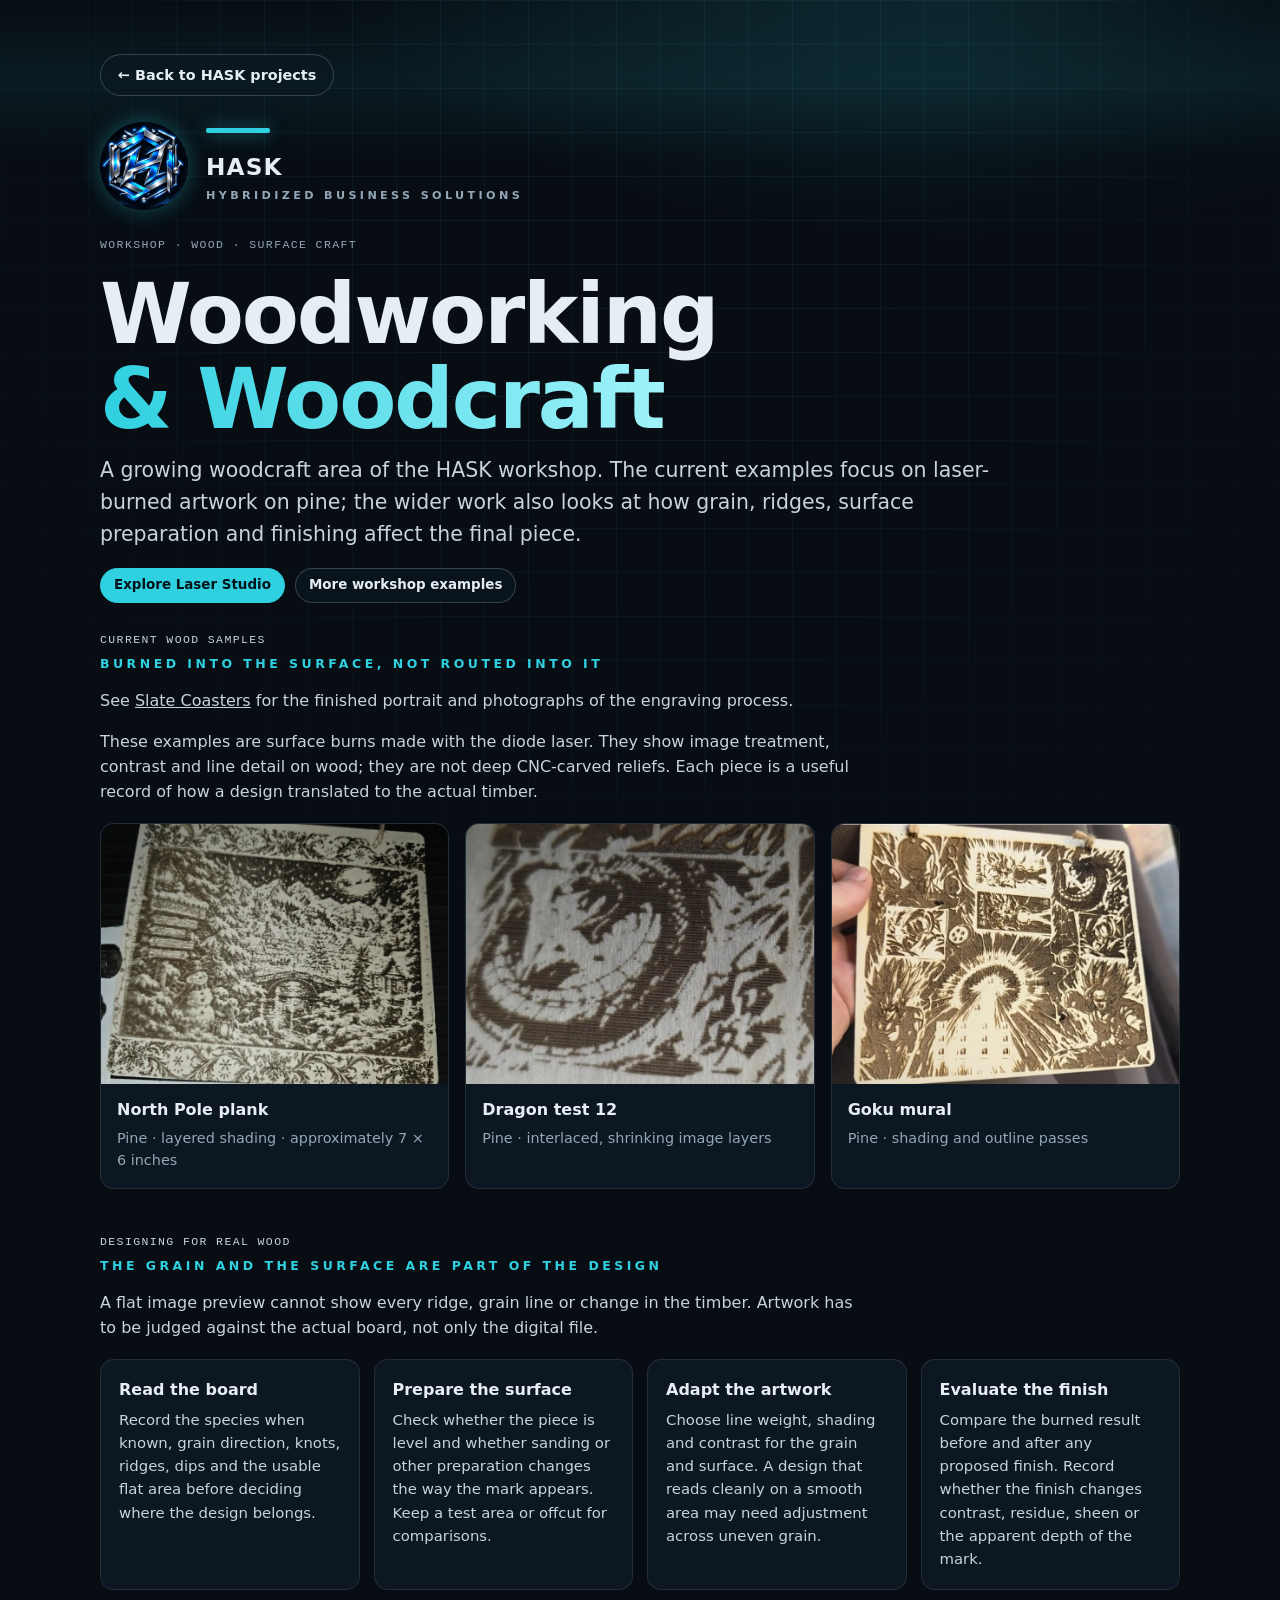
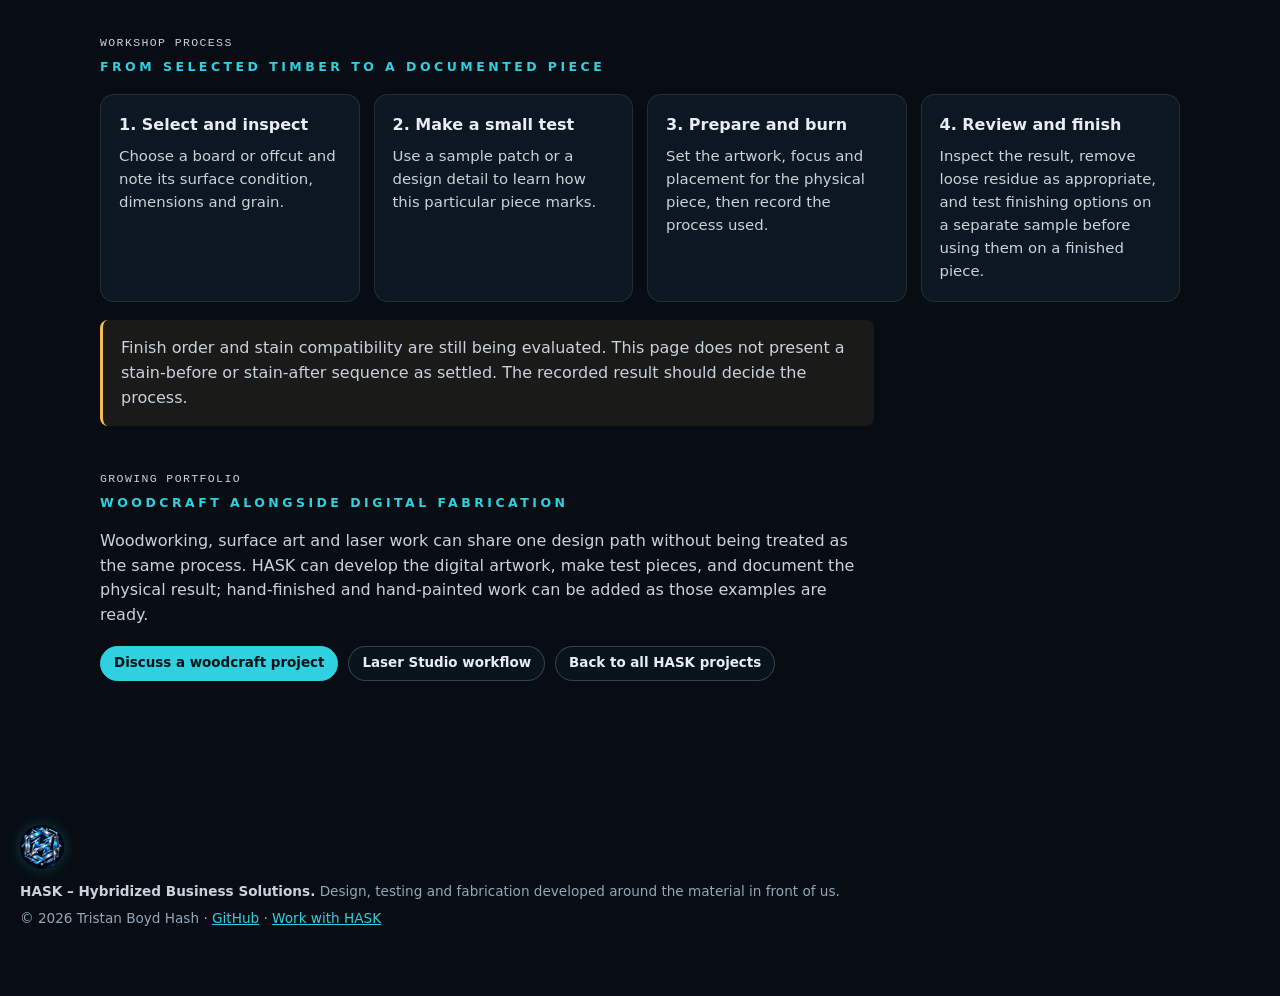
<file: woodworking/index.html>
<!doctype html>
<html lang="en">
<head>
  <meta charset="utf-8" />
  <meta name="viewport" content="width=device-width, initial-scale=1" />
  <title>Woodworking &amp; Woodcraft · HASK</title>
  <meta name="description" content="HASK woodworking and woodcraft: laser-burned wood examples, grain-aware artwork, surface preparation and finish testing." />
  <meta name="robots" content="index, follow" />
  <meta name="theme-color" content="#070d13" />
  <link rel="canonical" href="https://tboy450.github.io/woodworking/" />
  <meta property="og:type" content="website" />
  <meta property="og:title" content="Woodworking &amp; Woodcraft · HASK" />
  <meta property="og:description" content="Laser artwork on pine, material-led design and the process behind HASK workshop samples." />
  <meta property="og:url" content="https://tboy450.github.io/woodworking/" />
  <meta property="og:image" content="https://tboy450.github.io/assets/workshop/north-pole-plank.webp" />
  <meta name="twitter:card" content="summary_large_image" />
  <link rel="icon" href="/favicon-32.png" sizes="32x32" type="image/png" />
  <link rel="stylesheet" href="/assets/site.css?v=logo-20261119" />
  <style>
    .page-hero { padding: 54px 0 30px; max-width: 1080px; }
    .page-hero h1 { margin: 22px 0 12px; }
    .page-hero .lede { max-width: 70ch; }
    .page-main { max-width: 1080px; padding-bottom: 58px; }
    .page-section { margin: 0 0 46px; }
    .page-section > p { max-width: 76ch; color: var(--silver); }
    .page-section h2 { margin-bottom: 12px; }
    .eyebrow { margin: 0 0 8px; color: var(--muted); font: 0.72rem var(--mono); letter-spacing: .12em; text-transform: uppercase; }
    .wood-grid { display: grid; grid-template-columns: repeat(auto-fit, minmax(min(100%, 280px), 1fr)); gap: 16px; margin-top: 18px; }
    .wood-card { margin: 0; overflow: hidden; border: 1px solid var(--line); border-radius: 14px; background: var(--panel); }
    .wood-card a { display: block; aspect-ratio: 4 / 3; background: #0a141c; }
    .wood-card img { width: 100%; height: 100%; object-fit: cover; }
    .wood-card figcaption { padding: 14px 16px 16px; color: var(--muted); font-size: .9rem; }
    .wood-card figcaption strong { display: block; margin-bottom: 4px; color: var(--text); font-size: 1rem; }
    .method-grid { display: grid; grid-template-columns: repeat(auto-fit, minmax(min(100%, 240px), 1fr)); gap: 14px; margin-top: 18px; }
    .method { padding: 18px; border: 1px solid var(--line); border-radius: 14px; background: var(--panel); }
    .method h3 { margin: 0 0 7px; font-size: 1rem; }
    .method p { margin: 0; color: var(--silver); font-size: .93rem; }
    .note { padding: 16px 18px; border-left: 3px solid var(--amber); border-radius: 8px; background: rgba(245,184,90,.08); color: var(--silver); }
    .links { display: flex; flex-wrap: wrap; gap: 10px; margin-top: 18px; }
    @media (max-width: 620px) { .page-hero { padding: 38px 0 24px; } }
  </style>
</head>
<body>
  <a class="skip" href="#content">Skip to content</a>
  <div class="bg" aria-hidden="true"></div>
  <header class="wrap page-hero">
    <a class="btn" href="/">← Back to HASK projects</a>
    <div class="brand" style="margin-top:26px">
      <img class="emblem" src="/assets/hask-logo.webp" alt="HASK logo" width="512" height="512" />
      <div class="wordmark"><span class="bar"></span><strong>HASK</strong><small>Hybridized Business Solutions</small></div>
    </div>
    <p class="eyebrow" style="margin-top:28px">Workshop · Wood · Surface craft</p>
    <h1>Woodworking <span>&amp; Woodcraft</span></h1>
    <p class="lede">A growing woodcraft area of the HASK workshop. The current examples focus on laser-burned artwork on pine; the wider work also looks at how grain, ridges, surface preparation and finishing affect the final piece.</p>
    <div class="links">
      <a class="btn primary" href="/laser-studio/">Explore Laser Studio</a>
      <a class="btn" href="/#workshop-title">More workshop examples</a>
    </div>
  </header>

  <main id="content" class="wrap page-main">
    <section class="page-section" aria-labelledby="examples">
      <p class="eyebrow">Current wood samples</p>
      <h2 id="examples">Burned into the surface, not routed into it</h2>
      <p>See <a href="/laser-studio/#slate-coasters">Slate Coasters</a> for the finished portrait and photographs of the engraving process.</p>
      <p>These examples are surface burns made with the diode laser. They show image treatment, contrast and line detail on wood; they are not deep CNC-carved reliefs. Each piece is a useful record of how a design translated to the actual timber.</p>
      <div class="wood-grid">
        <figure class="wood-card">
          <a href="/assets/workshop/north-pole-plank.webp"><img src="/assets/workshop/north-pole-plank.webp" alt="Laser-burned North Pole village scene on a pine plank" width="800" height="600" loading="lazy" /></a>
          <figcaption><strong>North Pole plank</strong>Pine · layered shading · approximately 7 × 6 inches</figcaption>
        </figure>
        <figure class="wood-card">
          <a href="/assets/workshop/dragon-test.webp"><img src="/assets/workshop/dragon-test.webp" alt="Dragon artwork burned into a pine test piece with shrinking interlaced layers" width="800" height="600" loading="lazy" /></a>
          <figcaption><strong>Dragon test 12</strong>Pine · interlaced, shrinking image layers</figcaption>
        </figure>
        <figure class="wood-card">
          <a href="/assets/workshop/goku-mural.webp"><img src="/assets/workshop/goku-mural.webp" alt="Goku mural burned onto the back of a pine plaque" width="800" height="600" loading="lazy" /></a>
          <figcaption><strong>Goku mural</strong>Pine · shading and outline passes</figcaption>
        </figure>
      </div>
    </section>

    <section class="page-section" aria-labelledby="surface">
      <p class="eyebrow">Designing for real wood</p>
      <h2 id="surface">The grain and the surface are part of the design</h2>
      <p>A flat image preview cannot show every ridge, grain line or change in the timber. Artwork has to be judged against the actual board, not only the digital file.</p>
      <div class="method-grid">
        <article class="method"><h3>Read the board</h3><p>Record the species when known, grain direction, knots, ridges, dips and the usable flat area before deciding where the design belongs.</p></article>
        <article class="method"><h3>Prepare the surface</h3><p>Check whether the piece is level and whether sanding or other preparation changes the way the mark appears. Keep a test area or offcut for comparisons.</p></article>
        <article class="method"><h3>Adapt the artwork</h3><p>Choose line weight, shading and contrast for the grain and surface. A design that reads cleanly on a smooth area may need adjustment across uneven grain.</p></article>
        <article class="method"><h3>Evaluate the finish</h3><p>Compare the burned result before and after any proposed finish. Record whether the finish changes contrast, residue, sheen or the apparent depth of the mark.</p></article>
      </div>
    </section>

    <section class="page-section" aria-labelledby="workflow">
      <p class="eyebrow">Workshop process</p>
      <h2 id="workflow">From selected timber to a documented piece</h2>
      <div class="method-grid">
        <article class="method"><h3>1. Select and inspect</h3><p>Choose a board or offcut and note its surface condition, dimensions and grain.</p></article>
        <article class="method"><h3>2. Make a small test</h3><p>Use a sample patch or a design detail to learn how this particular piece marks.</p></article>
        <article class="method"><h3>3. Prepare and burn</h3><p>Set the artwork, focus and placement for the physical piece, then record the process used.</p></article>
        <article class="method"><h3>4. Review and finish</h3><p>Inspect the result, remove loose residue as appropriate, and test finishing options on a separate sample before using them on a finished piece.</p></article>
      </div>
      <p class="note" style="margin-top:18px">Finish order and stain compatibility are still being evaluated. This page does not present a stain-before or stain-after sequence as settled. The recorded result should decide the process.</p>
    </section>

    <section class="page-section" aria-labelledby="next">
      <p class="eyebrow">Growing portfolio</p>
      <h2 id="next">Woodcraft alongside digital fabrication</h2>
      <p>Woodworking, surface art and laser work can share one design path without being treated as the same process. HASK can develop the digital artwork, make test pieces, and document the physical result; hand-finished and hand-painted work can be added as those examples are ready.</p>
      <div class="links">
        <a class="btn primary" href="/#contact">Discuss a woodcraft project</a>
        <a class="btn" href="/laser-studio/">Laser Studio workflow</a>
        <a class="btn" href="/">Back to all HASK projects</a>
      </div>
    </section>
  </main>

  <footer class="wrap site-foot">
    <img class="foot-logo" src="/assets/hask-logo-128.webp" alt="HASK logo" width="128" height="128" loading="lazy" />
    <p><strong>HASK – Hybridized Business Solutions.</strong> Design, testing and fabrication developed around the material in front of us.</p>
    <p>© 2026 Tristan Boyd Hash · <a href="https://github.com/Tboy450">GitHub</a> · <a href="/#contact">Work with HASK</a></p>
  </footer>
</body>
</html>
</file>
<file: assets/site.css>
:root {
  color-scheme: dark;
  --bg: #070d13;
  --panel: #0c1721;
  --panel-2: #102030;
  --line: rgba(200, 214, 226, 0.12);
  --line-strong: rgba(200, 214, 226, 0.24);
  --text: #e6eef4;
  --muted: #93a7b7;
  --silver: #c8d3dc;
  --cyan: #2fd0e0;
  --cyan-soft: rgba(47, 208, 224, 0.16);
  --green: #4ee08a;
  --amber: #f5b85a;
  --radius: 14px;
  --sans: "Segoe UI", system-ui, -apple-system, Roboto, "Helvetica Neue", sans-serif;
  --mono: ui-monospace, "Cascadia Code", Consolas, "SF Mono", monospace;
}

* { box-sizing: border-box; }
[hidden] { display: none !important; }
html { scroll-behavior: smooth; }
body {
  margin: 0;
  background: var(--bg);
  color: var(--text);
  font: 16px/1.55 var(--sans);
  -webkit-font-smoothing: antialiased;
}
a { color: inherit; }
img { display: block; max-width: 100%; height: auto; }
.wrap { width: min(1360px, 100% - 40px); margin-inline: auto; }
a:focus-visible, button:focus-visible, summary:focus-visible { outline: 2px solid var(--cyan); outline-offset: 3px; border-radius: 6px; }
.skip { position: absolute; left: -9999px; }
.skip:focus { left: 16px; top: 16px; z-index: 10; padding: 8px 14px; border-radius: 8px; background: var(--cyan); color: #04121a; font-weight: 700; }

/* Blueprint grid background with a slow scan line */
.bg {
  position: fixed;
  inset: 0;
  z-index: -1;
  pointer-events: none;
  overflow: hidden;
  background:
    radial-gradient(1100px 560px at 75% -12%, rgba(47, 208, 224, 0.18), transparent 62%),
    linear-gradient(rgba(47, 208, 224, 0.065) 1px, transparent 1px) 0 0 / 44px 44px,
    linear-gradient(90deg, rgba(47, 208, 224, 0.065) 1px, transparent 1px) 0 0 / 44px 44px,
    var(--bg);
  animation: drift 90s linear infinite;
}
.bg::before {
  content: "";
  position: absolute;
  inset: 0;
  background: radial-gradient(ellipse at 50% 0%, transparent 35%, var(--bg) 85%);
}
.bg::after {
  content: "";
  position: absolute;
  left: 0;
  right: 0;
  top: 0;
  height: 160px;
  background: linear-gradient(180deg, transparent, rgba(47, 208, 224, 0.07) 50%, transparent);
  animation: scan 11s ease-in-out infinite;
}
@keyframes drift { to { background-position: 0 0, 0 44px, 44px 0, 0 0; } }
@keyframes scan { from { transform: translateY(-180px); } to { transform: translateY(100vh); } }

/* Header */
.hero { position: relative; padding: 76px 0 44px; }
.brand { display: flex; align-items: center; gap: 18px; }
.brand .emblem { width: 88px; height: 88px; border-radius: 50%; box-shadow: 0 0 22px rgba(47, 208, 224, 0.35); }
.wordmark { display: flex; flex-direction: column; gap: 2px; }
.brand .bar { width: 64px; height: 5px; margin-bottom: 14px; border-radius: 2px; background: var(--cyan); box-shadow: 0 0 18px rgba(47, 208, 224, 0.6); }
.brand strong { font-size: 1.45rem; letter-spacing: 0.05em; }
.brand small { font-size: 0.7rem; font-weight: 600; letter-spacing: 0.3em; text-transform: uppercase; color: var(--muted); }
h1 {
  margin: 34px 0 14px;
  font-size: clamp(2.7rem, 7.5vw, 5.2rem);
  font-weight: 800;
  line-height: 1.02;
  letter-spacing: -0.025em;
}
h1 span {
  display: block;
  padding-bottom: 0.1em;
  margin-bottom: -0.1em;
  background: linear-gradient(90deg, var(--cyan), #a6f4fb 55%, var(--silver));
  -webkit-background-clip: text;
  background-clip: text;
  color: transparent;
}
.lede { max-width: 46ch; margin: 0; color: var(--silver); font-size: clamp(1.05rem, 2.2vw, 1.28rem); }
.term { margin: 22px 0 28px; color: var(--muted); font: 0.92rem var(--mono); }
.term .prompt { color: var(--cyan); }
.cursor { display: inline-block; width: 0.6em; height: 1.1em; margin-left: 4px; vertical-align: -0.2em; background: var(--cyan); animation: blink 1.1s steps(1) infinite; }
@keyframes blink { 50% { opacity: 0; } }
.cta { display: flex; flex-wrap: wrap; gap: 10px; }
.corner { position: absolute; top: 46px; right: 0; width: 150px; height: 150px; color: var(--cyan); filter: drop-shadow(0 0 10px rgba(47, 208, 224, 0.45)); }
/* Original desktop position: to the right of the identity and contact buttons. */
.orbit { position: absolute; top: 120px; right: 40px; z-index: 0; width: min(400px, 36vw); height: auto; overflow: visible; color: var(--cyan); opacity: 0.85; pointer-events: none; touch-action: none; }
.orbit .spin { transform-origin: 200px 200px; animation: spin 40s linear infinite; }
.orbit .slow { animation-duration: 90s; }
.orbit .fast { animation-duration: 18s; }
.orbit .rev { animation-direction: reverse; }
@keyframes spin { to { transform: rotate(360deg); } }
/* Draggable planets and a clickable sun (site.js). Everything else lets clicks through to the page. */
.orbit .planet { pointer-events: auto; cursor: grab; touch-action: none; }
.orbit.dragging .planet { cursor: grabbing; }
.orbit .hit { fill: transparent; }
.orbit .sun { pointer-events: auto; cursor: pointer; transition: fill-opacity 0.2s; }
.orbit .sun:hover { filter: brightness(1.15); }
.orbit .tether { stroke: currentColor; stroke-width: 1; stroke-dasharray: 3 4; opacity: 0; }
.orbit .ripple { fill: none; stroke: currentColor; transform-origin: 200px 200px; animation: ripple 1.4s ease-out forwards; }
@keyframes ripple { from { transform: scale(1); opacity: 0.8; } to { transform: scale(8.6); opacity: 0; } }
.orbit .hint { fill: var(--muted); font: 11px var(--mono); letter-spacing: 0.12em; text-anchor: middle; transition: opacity 0.8s; }
.orbit .hint.gone { opacity: 0; }

/* Buttons */
.btn {
  display: inline-flex;
  align-items: center;
  gap: 8px;
  padding: 9px 17px;
  border: 1px solid var(--line-strong);
  border-radius: 999px;
  background: rgba(12, 23, 33, 0.65);
  color: var(--text);
  font-size: 0.9rem;
  font-weight: 600;
  text-decoration: none;
  transition: border-color 0.2s, box-shadow 0.2s, background 0.2s;
}
.btn:hover { border-color: var(--cyan); box-shadow: 0 0 0 3px var(--cyan-soft); }
.btn.primary { border-color: var(--cyan); background: var(--cyan); color: #04121a; }
.btn.primary:hover { background: #63e2ee; }

/* Section labels */
h2 { margin: 0; color: var(--cyan); font-size: 0.78rem; font-weight: 700; letter-spacing: 0.28em; text-transform: uppercase; }
.sub { margin: 8px 0 18px; color: var(--muted); }

/* Featured */
.featured { display: grid; grid-template-columns: repeat(auto-fit, minmax(min(100%, 460px), 1fr)); gap: 18px; margin: 6px 0 52px; }
.feature {
  position: relative;
  display: flex;
  flex-direction: column;
  overflow: hidden;
  border: 1px solid var(--line);
  border-radius: 18px;
  background: linear-gradient(180deg, var(--panel-2), var(--panel));
  transition: transform 0.3s, border-color 0.3s, box-shadow 0.3s;
}
.feature .media { position: relative; display: block; aspect-ratio: 16 / 9; overflow: hidden; }
.feature .media img { position: absolute; inset: 0; width: 100%; height: 100%; object-fit: cover; transition: transform 0.7s ease; }
.feature .media::after {
  content: "";
  position: absolute;
  inset: auto 0 0;
  height: 45%;
  background: linear-gradient(180deg, transparent, rgba(16, 32, 48, 0.96));
}
.feature .overlay { position: relative; margin-top: -54px; padding: 0 24px 24px; }
.feature h3 { margin: 10px 0 6px; font-size: clamp(1.4rem, 2.6vw, 1.85rem); letter-spacing: -0.01em; }
.feature p { max-width: 54ch; margin: 0 0 12px; color: var(--silver); }
.feature:hover { transform: translateY(-3px); border-color: rgba(47, 208, 224, 0.7); box-shadow: 0 0 0 1px rgba(47, 208, 224, 0.35), 0 22px 60px rgba(47, 208, 224, 0.14); }
.feature:hover .media img { transform: scale(1.045); }

/* Filters */
.toolbar { display: flex; flex-wrap: wrap; align-items: center; justify-content: space-between; gap: 12px 24px; margin-bottom: 18px; }
.filters { display: flex; flex-wrap: wrap; gap: 8px; }
.filters button {
  padding: 6px 14px;
  border: 1px solid var(--line);
  border-radius: 999px;
  background: transparent;
  color: var(--muted);
  font: 600 0.85rem var(--sans);
  cursor: pointer;
  transition: color 0.2s, border-color 0.2s, background 0.2s;
}
.filters button:hover { border-color: var(--line-strong); color: var(--text); }
.filters button[aria-pressed="true"] { border-color: var(--cyan); background: var(--cyan); color: #04121a; }

/* Cards */
.grid { display: grid; grid-template-columns: repeat(auto-fill, minmax(min(100%, 290px), 1fr)); gap: 16px; }
.grid-empty { color: var(--muted); font-size: 0.92rem; }
/* Physical projects, then the featured software row, then the other software. */
.grid + .featured { margin: 18px 0; }
.featured[hidden] + .grid { margin-top: 16px; }
.card {
  display: flex;
  flex-direction: column;
  overflow: hidden;
  border: 1px solid var(--line);
  border-radius: var(--radius);
  background: linear-gradient(180deg, var(--panel-2), var(--panel));
  transition: transform 0.25s, border-color 0.25s, box-shadow 0.25s;
}
.card:hover { transform: translateY(-4px); border-color: rgba(47, 208, 224, 0.6); box-shadow: 0 0 0 1px rgba(47, 208, 224, 0.22), 0 16px 44px rgba(47, 208, 224, 0.1); }
.thumb { position: relative; display: block; aspect-ratio: 16 / 10; overflow: hidden; border-bottom: 1px solid var(--line); background: #0a141c; }
.thumb img { width: 100%; height: 100%; object-fit: cover; filter: saturate(0.9); transition: transform 0.6s ease, filter 0.6s; }
.card:hover .thumb img { transform: scale(1.05); filter: saturate(1.05); }
.thumb .badge { position: absolute; top: 10px; left: 10px; }
.body { display: flex; flex: 1; flex-direction: column; gap: 6px; padding: 14px 16px 16px; }
.meta { display: flex; flex-wrap: wrap; align-items: center; gap: 6px 10px; color: var(--muted); font: 0.7rem var(--mono); letter-spacing: 0.1em; text-transform: uppercase; }
.meta .updated { margin-left: auto; letter-spacing: 0; text-transform: none; }
.meta .updated:empty { display: none; }
.card h3 { margin: 0; font-size: 1.08rem; }
.card p { flex: 1; margin: 0; color: #bfccd6; font-size: 0.92rem; }
.card .credit { color: var(--muted); font-size: 0.78rem; }
.tags { display: flex; flex-wrap: wrap; gap: 6px; margin: 4px 0 0; padding: 0; list-style: none; }
.tags li { padding: 2px 7px; border: 1px solid var(--line); border-radius: 6px; background: rgba(200, 211, 220, 0.04); color: var(--silver); font: 0.72rem var(--mono); }
.links { display: flex; flex-wrap: wrap; gap: 8px; margin-top: 10px; }
.links .btn { padding: 6px 13px; font-size: 0.84rem; }

/* Status badges */
.badge {
  display: inline-flex;
  align-items: center;
  gap: 6px;
  padding: 4px 9px;
  border: 1px solid var(--line-strong);
  border-radius: 999px;
  background: rgba(7, 13, 19, 0.8);
  color: var(--silver);
  font: 700 0.66rem var(--mono);
  letter-spacing: 0.12em;
  text-transform: uppercase;
  -webkit-backdrop-filter: blur(4px);
  backdrop-filter: blur(4px);
}
.badge::before { content: ""; width: 7px; height: 7px; border-radius: 50%; background: currentColor; }
.badge.live { color: var(--green); }
.badge.live::before { animation: pulse 2.2s infinite; }
.badge.dev { color: var(--amber); }
@keyframes pulse {
  0% { box-shadow: 0 0 0 0 rgba(78, 224, 138, 0.55); }
  70% { box-shadow: 0 0 0 7px rgba(78, 224, 138, 0); }
  100% { box-shadow: 0 0 0 0 rgba(78, 224, 138, 0); }
}

/* Workshop gallery */
.workshop { margin-top: 60px; }
.strip { display: grid; grid-template-columns: repeat(auto-fit, minmax(min(100%, 240px), 1fr)); gap: 14px; }
.strip figure { margin: 0; overflow: hidden; border: 1px solid var(--line); border-radius: var(--radius); background: var(--panel); transition: border-color 0.25s, transform 0.25s; }
.strip figure:hover { transform: translateY(-3px); border-color: rgba(47, 208, 224, 0.6); }
.strip a { display: block; aspect-ratio: 4 / 3; overflow: hidden; }
.strip img { width: 100%; height: 100%; object-fit: cover; transition: transform 0.6s ease; }
.strip figure:hover img { transform: scale(1.04); }
.strip figcaption { padding: 10px 12px; color: var(--muted); font-size: 0.84rem; }
.strip figcaption strong { display: block; color: var(--text); font-size: 0.92rem; }

/* Early work */
.early { margin-top: 52px; border: 1px solid var(--line); border-radius: var(--radius); background: rgba(12, 23, 33, 0.6); }
.early summary { display: flex; align-items: center; gap: 12px; padding: 16px 18px; font-weight: 700; list-style: none; cursor: pointer; }
.early summary::-webkit-details-marker { display: none; }
.early summary::before { content: "+"; width: 1ch; color: var(--cyan); font: 700 1.1rem var(--mono); }
.early[open] summary::before { content: "\2212"; }
.early summary small { margin-left: auto; color: var(--muted); font: 0.78rem var(--mono); }
.timeline { display: grid; margin: 0; padding: 0 18px 12px; list-style: none; }
.timeline li { display: grid; grid-template-columns: 52px 1fr auto; gap: 2px 14px; align-items: baseline; padding: 10px 0; border-top: 1px solid var(--line); }
.timeline .year { color: var(--cyan); font: 0.8rem var(--mono); }
.timeline a { font-weight: 600; text-decoration: none; }
.timeline a:hover { color: var(--cyan); }
.timeline .lang { color: var(--muted); font: 0.75rem var(--mono); }
.timeline p { grid-column: 2 / -1; margin: 0; color: var(--muted); font-size: 0.88rem; }

/* Contact and footer */
.contact {
  position: relative;
  margin-top: 60px;
  padding: clamp(22px, 4vw, 36px);
  border: 1px solid rgba(47, 208, 224, 0.35);
  border-radius: 18px;
  background: radial-gradient(700px 240px at 0% 0%, rgba(47, 208, 224, 0.15), transparent 70%), var(--panel);
}
.contact h3 { margin: 10px 0 8px; font-size: clamp(1.4rem, 3vw, 2rem); }
.contact .cta .btn { min-height: 44px; display: inline-flex; align-items: center; }
.contact-social { margin-top: 10px; }
.contact p { max-width: 62ch; margin: 0 0 18px; color: var(--silver); }
.contact-emblem { position: absolute; top: 50%; right: clamp(24px, 5vw, 64px); width: 190px; height: 190px; transform: translateY(-50%); border-radius: 50%; box-shadow: 0 0 30px rgba(47, 208, 224, 0.3); }
footer { padding: 40px 0 56px; color: var(--muted); font-size: 0.85rem; }
footer p { margin: 0 0 6px; }
.foot-logo { display: block; width: 44px; height: 44px; margin: 0 0 12px; border-radius: 50%; box-shadow: 0 0 14px rgba(47, 208, 224, 0.25); }
.site-foot strong { color: var(--silver); font-weight: 600; }
.offer { display: flex; flex-wrap: wrap; gap: 8px; margin: 0 0 18px; padding: 0; list-style: none; max-width: 62ch; }
.offer li { padding: 5px 12px; border: 1px solid var(--line-strong); border-radius: 99px; color: var(--silver); font-size: 0.88rem; background: rgba(12, 23, 33, 0.6); }
.contact p a { color: var(--cyan); }
footer a { color: var(--cyan); }

@media (max-width: 960px) {
  .contact-emblem { display: none; }
}

@media (max-width: 760px) {
  /* On phones it sits behind the name and header text, running off the right edge, and takes no page space.
     The text stays on top but lets touches through, so planets behind it can still be grabbed. */
  .hero { width: 100%; padding-inline: 20px; overflow-x: clip; }
  .corner { right: 20px; }
  .orbit { top: 96px; right: -36px; width: min(310px, 80vw); opacity: 0.7; }
  .orbit .hint { display: none; }
  .brand, .hero h1, .lede, .term { position: relative; z-index: 1; pointer-events: none; }
  .cta { position: relative; z-index: 1; }
}

@media (max-width: 640px) {
  .hero { padding-top: 48px; }
  .brand .emblem { width: 64px; height: 64px; }
  .corner { width: 90px; height: 90px; top: 28px; }
  .feature .overlay { padding: 0 18px 20px; }
  .timeline li { grid-template-columns: 44px 1fr; }
  .timeline .lang { grid-column: 2; }
}

@media (prefers-reduced-motion: reduce) {
  html { scroll-behavior: auto; }
  .bg, .cursor, .badge.live::before, .orbit .spin { animation: none; }
  .bg::after { display: none; }
  * { transition: none !important; }
}
</file>
<file: assets/red-hill-player.css>
.rh-music { position:fixed; top:max(8px,env(safe-area-inset-top)); right:max(12px,env(safe-area-inset-right)); z-index:20; width:min(280px,calc(100vw - 24px)); color:#efe3ce; font:14px/1.5 system-ui,sans-serif; pointer-events:none; }
.music-handle { display:flex; justify-content:flex-end; gap:4px; pointer-events:auto; }
.rh-music button { min-height:44px; min-width:44px; border:1px solid #766c59; border-radius:7px; background:#15221f; color:#efe3ce; font:600 13px/1.3 system-ui,sans-serif; padding:8px 12px; cursor:pointer; }
.rh-music button:hover { background:#294139; }.rh-music button:focus-visible,.rh-music input:focus-visible,.rh-music a:focus-visible { outline:2px solid #f8e5b7; outline-offset:3px; }
#music-controls { margin-top:6px; padding:16px; border:1px solid #766c59; border-radius:10px; background:#101c19; box-shadow:0 12px 35px #0008; pointer-events:auto; max-height:calc(100dvh - 90px); overflow:auto; }
#music-controls[hidden] { display:none; }.music-title { font-weight:700; margin:0 0 6px; }.music-artist { font-size:12px;color:#b6b9ac;margin:0 0 12px; }
.music-buttons { display:flex; gap:8px; }.music-play { flex:1; }.music-volume { display:flex; align-items:center; gap:10px; margin-top:12px; font-size:12px; }.music-volume input { min-width:0; width:100%; height:36px; accent-color:#d5bd8c; }
.music-state { font-size:12px; color:#c4c8bb; margin:8px 0; }.music-credit { color:#dbcaa8;font-size:11px; }
/* Leave a dedicated top rail above the sticky page navigation. */
body:has(.rh-music) { padding-top:var(--music-rail,60px); }
body:has(.rh-music) .tabs { top:var(--music-rail,60px); }
body:has(.rh-music) .knowledge-nav { top:calc(var(--music-rail,60px) + 65px); }
body:has(.rh-music) .rh [id] { scroll-margin-top:calc(var(--music-rail,60px) + 85px); }
body:has(.rh-music) .rh .knowledge-panel { scroll-margin-top:calc(var(--music-rail,60px) + 150px); }
@media(max-width:760px) { body:has(.rh-music) .rh .knowledge-panel { scroll-margin-top:calc(var(--music-rail,60px) + 200px); } }
@media(prefers-reduced-motion:reduce) { .rh-music * { animation:none!important; transition:none!important; } }

.music-panel-header { display:none; }
@media(max-width:760px) { .music-panel-header { display:flex; align-items:center; justify-content:space-between; gap:8px; margin:0 0 12px; color:#b6b9ac; font-size:12px; } }
</file>
<file: assets/hub-player.css>
.hub-profile:has(.rh-music) { padding-top:max(64px,calc(env(safe-area-inset-top) + 56px)); }
.hub-profile .rh-music { color:var(--text); }
.hub-profile .rh-music button { border-color:var(--line); background:#0c1721; color:var(--text); }
.hub-profile .rh-music button:hover { background:#16303b; }
.hub-profile .rh-music button:focus-visible,.hub-profile .rh-music input:focus-visible,.hub-profile .rh-music a:focus-visible { outline-color:var(--cyan); }
.hub-profile #music-controls { background:#0c1721; border-color:var(--line); }
.hub-profile .music-artist,.hub-profile .music-panel-header,.hub-profile .music-state { color:var(--silver); }
.hub-profile .music-credit { color:var(--cyan); }
.hub-profile .music-volume input { accent-color:var(--cyan); }
.hub-profile .music-buttons [hidden] { display:none; }
</file>
